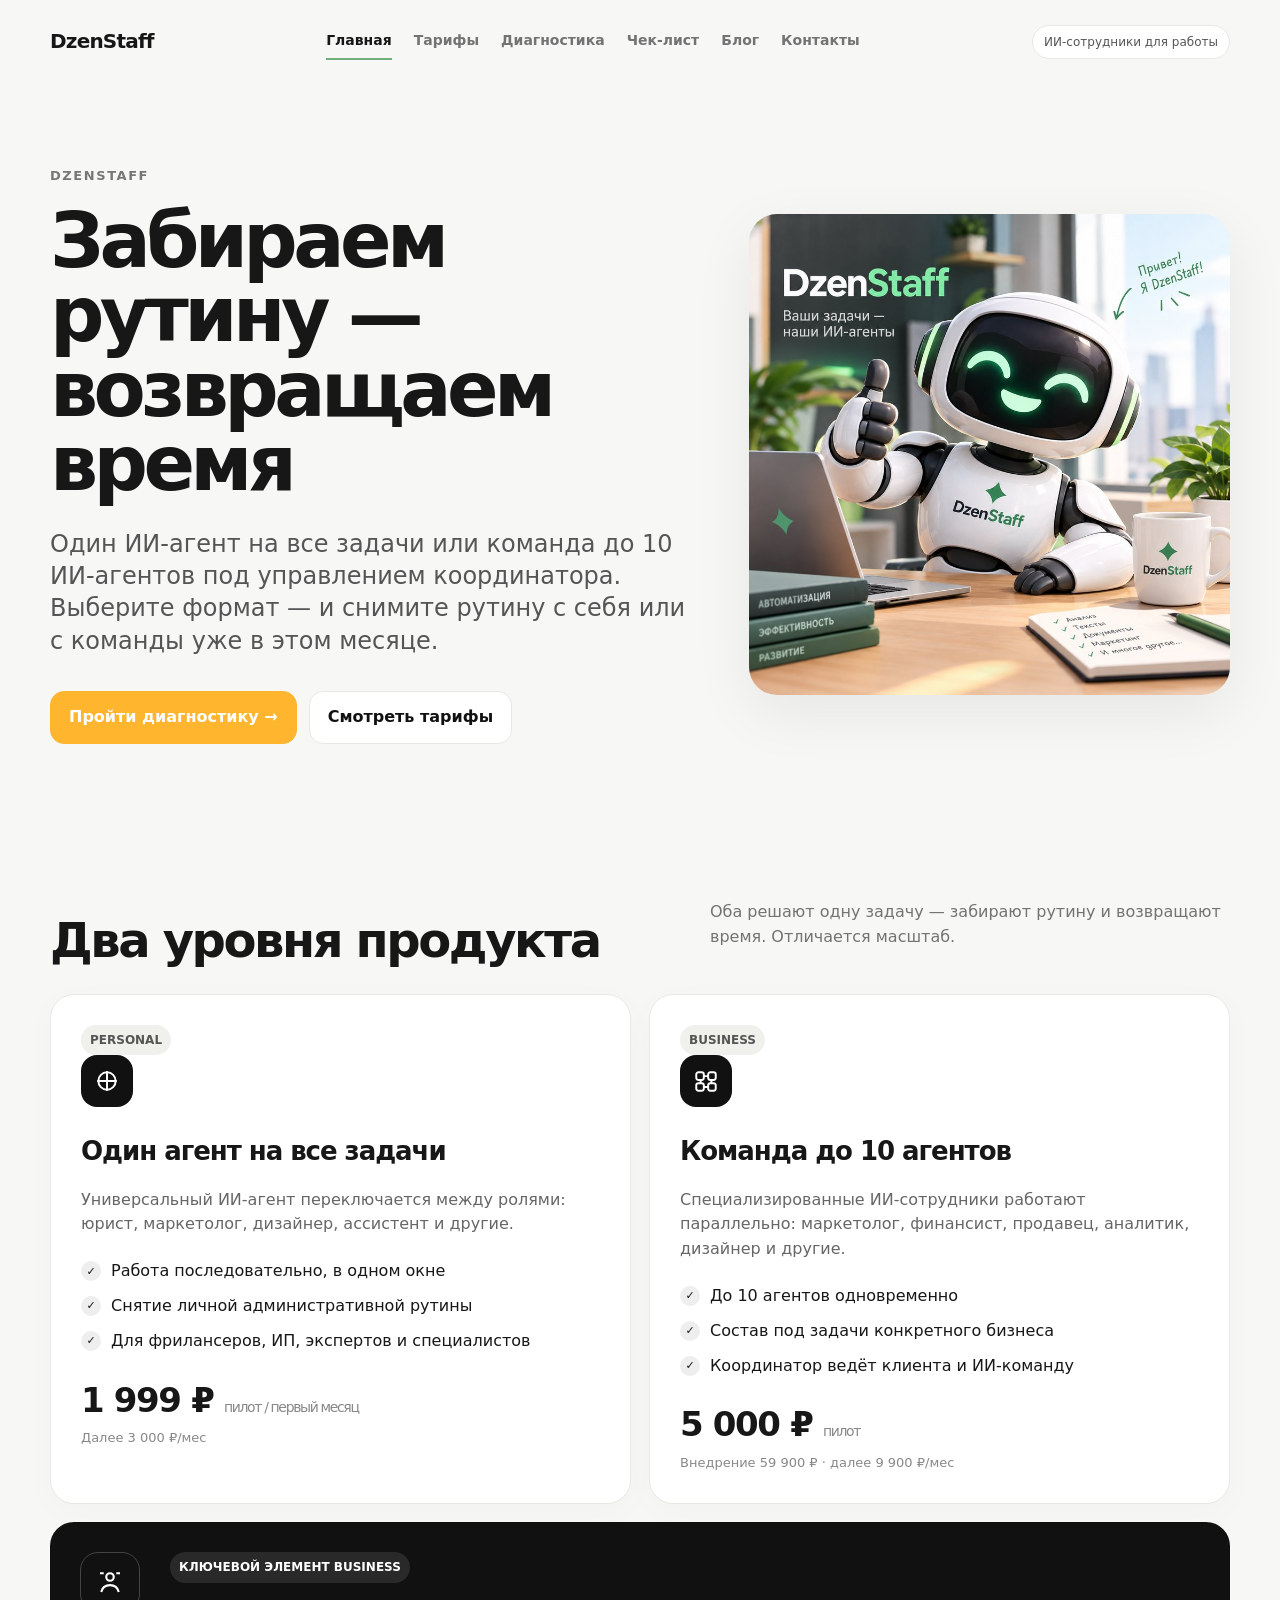
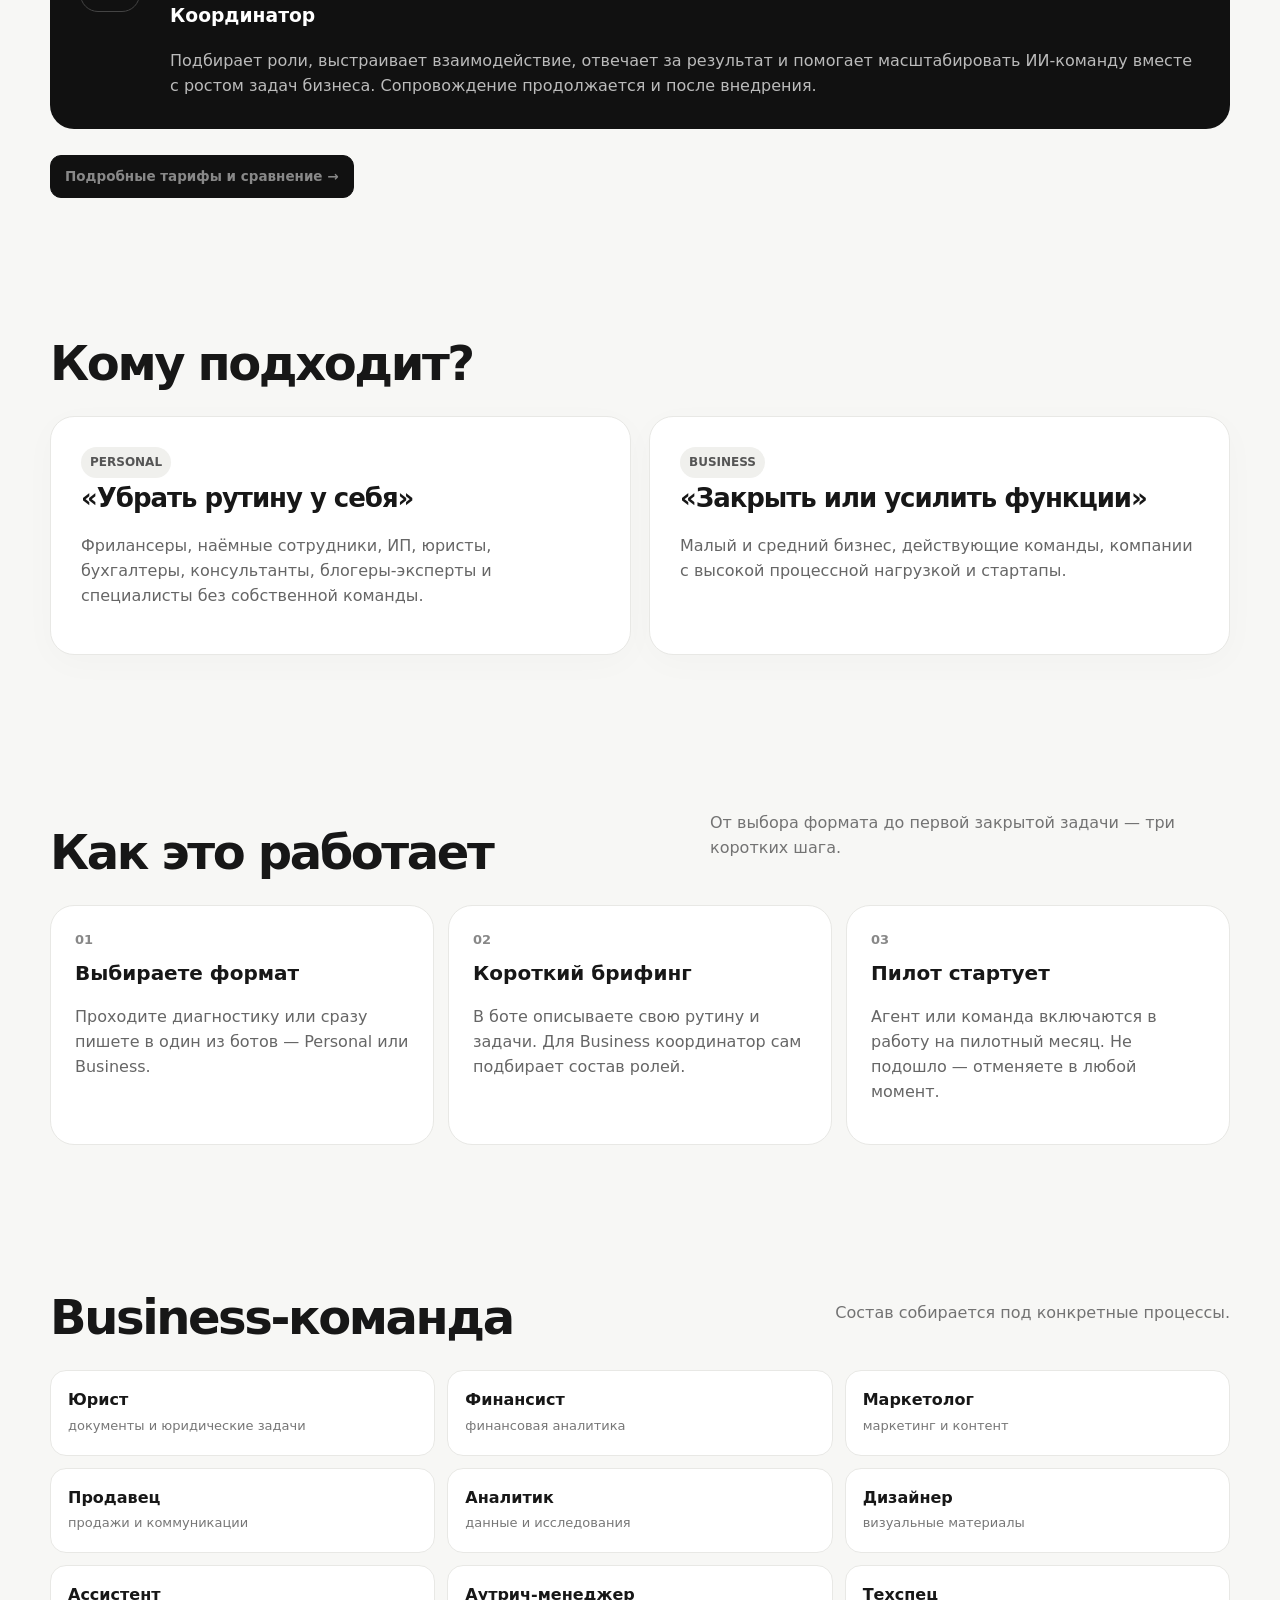
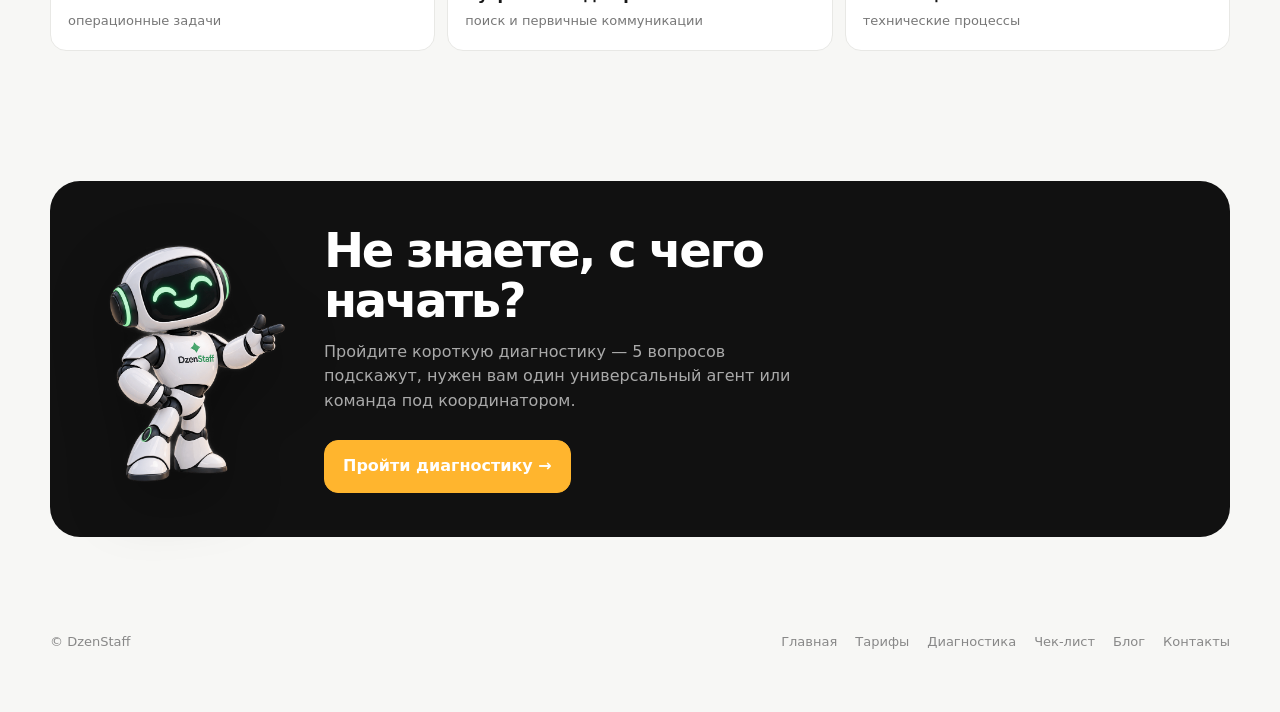
<file: index.html>
<!doctype html>
<html lang="ru">
<head>
<meta charset="utf-8">
<meta name="viewport" content="width=device-width,initial-scale=1">
<title>DzenStaff — ИИ-сотрудники для работы</title>
<meta name="description" content="DzenStaff: один ИИ-агент на все задачи или команда до 10 ИИ-агентов под управлением координатора. Забираем рутину — возвращаем время.">
<link rel="icon" href="data:image/svg+xml,%3Csvg xmlns='http://www.w3.org/2000/svg' viewBox='0 0 32 32'%3E%3Crect width='32' height='32' rx='8' fill='%23111'/%3E%3Ctext x='16' y='22' font-family='Arial,sans-serif' font-size='15' font-weight='800' fill='%236FAF7D' text-anchor='middle'%3EDZ%3C/text%3E%3C/svg%3E">
<meta property="og:title" content="DzenStaff — ИИ-сотрудники для работы">
<meta property="og:description" content="Один ИИ-агент или команда до 10 агентов? Забираем рутину — возвращаем время.">
<meta property="og:type" content="website">
<meta property="og:site_name" content="DzenStaff">
<meta property="og:image" content="https://aperevedencev-glitch.github.io/dzenstaff-site/assets/og-image.png">
<meta property="og:image:width" content="1200">
<meta property="og:image:height" content="630">
<meta name="twitter:card" content="summary_large_image">
<meta name="twitter:image" content="https://aperevedencev-glitch.github.io/dzenstaff-site/assets/og-image.png">
<link rel="stylesheet" href="styles.css">
<!-- Yandex.Metrika counter -->
<script type="text/javascript">
    (function(m,e,t,r,i,k,a){
        m[i]=m[i]||function(){(m[i].a=m[i].a||[]).push(arguments)};
        m[i].l=1*new Date();
        for (var j = 0; j < document.scripts.length; j++) {if (document.scripts[j].src === r) { return; }}
        k=e.createElement(t),a=e.getElementsByTagName(t)[0],k.async=1,k.src=r,a.parentNode.insertBefore(k,a)
    })(window, document,'script','https://mc.yandex.ru/metrika/tag.js?id=113068025', 'ym');

    ym(113068025, 'init', {ssr:true, webvisor:true, clickmap:true, ecommerce:"dataLayer", referrer: document.referrer, url: location.href, accurateTrackBounce:true, trackLinks:true});
</script>
<noscript><div><img src="https://mc.yandex.ru/watch/113068025" style="position:absolute; left:-9999px;" alt="" /></div></noscript>
<!-- /Yandex.Metrika counter -->
</head>
<body>
<div class="progress"><i id="scrollProgress"></i></div>

<header class="container nav">
  <a href="index.html" class="logo">DzenStaff</a>
  <nav class="site-nav">
    <a href="index.html" class="active">Главная</a>
    <a href="pricing.html">Тарифы</a>
    <a href="quiz.html">Диагностика</a>
    <a href="checklist.html">Чек-лист</a>
    <a href="blog/index.html">Блог</a>
    <a href="contact.html">Контакты</a>
  </nav>
  <div class="nav-actions">
    <a href="quiz.html" class="badge">ИИ-сотрудники для работы</a>
  </div>
</header>

<main>
<section class="container hero">
  <div class="hero-grid">
    <div class="hero-copy">
      <div class="eyebrow">DzenStaff</div>
      <h1>Забираем рутину —<br>возвращаем время</h1>
      <p class="lead">Один ИИ-агент на все задачи или команда до 10 ИИ-агентов под управлением координатора. Выберите формат — и снимите рутину с себя или с команды уже в этом месяце.</p>
      <div class="hero-actions">
        <a class="btn cta-orange" href="quiz.html">Пройти диагностику →</a>
        <a class="btn secondary" href="pricing.html">Смотреть тарифы</a>
      </div>
    </div>
    <div class="hero-media">
      <img src="assets/hero-robot.jpg" alt="DzenStaff — дружелюбный ИИ-агент за рабочим столом" width="900" height="900" loading="eager">
    </div>
  </div>
</section>

<section class="container section" id="levels">
  <div class="section-head">
    <h2>Два уровня продукта</h2>
    <p class="section-copy">Оба решают одну задачу — забирают рутину и возвращают время. Отличается масштаб.</p>
  </div>
  <div class="grid2">
    <article class="card">
      <span class="tag">PERSONAL</span>
      <div class="product-icon">
        <svg viewBox="0 0 24 24" fill="none" stroke="currentColor" stroke-width="1.8"><path d="M12 3v18M3 12h18"/><circle cx="12" cy="12" r="8"/></svg>
      </div>
      <h3>Один агент на все задачи</h3>
      <p>Универсальный ИИ-агент переключается между ролями: юрист, маркетолог, дизайнер, ассистент и другие.</p>
      <ul class="feature-list">
        <li><span class="check">✓</span>Работа последовательно, в одном окне</li>
        <li><span class="check">✓</span>Снятие личной административной рутины</li>
        <li><span class="check">✓</span>Для фрилансеров, ИП, экспертов и специалистов</li>
      </ul>
      <div class="price">1 999 ₽ <small>пилот / первый месяц</small></div>
      <div class="small">Далее 3 000 ₽/мес</div>
    </article>

    <article class="card">
      <span class="tag">BUSINESS</span>
      <div class="product-icon">
        <svg viewBox="0 0 24 24" fill="none" stroke="currentColor" stroke-width="1.8"><rect x="3" y="4" width="7" height="7" rx="2"/><rect x="14" y="4" width="7" height="7" rx="2"/><rect x="3" y="14" width="7" height="7" rx="2"/><rect x="14" y="14" width="7" height="7" rx="2"/><path d="M10 7.5h4M10 17.5h4M7 11v3M17 11v3"/></svg>
      </div>
      <h3>Команда до 10 агентов</h3>
      <p>Специализированные ИИ-сотрудники работают параллельно: маркетолог, финансист, продавец, аналитик, дизайнер и другие.</p>
      <ul class="feature-list">
        <li><span class="check">✓</span>До 10 агентов одновременно</li>
        <li><span class="check">✓</span>Состав под задачи конкретного бизнеса</li>
        <li><span class="check">✓</span>Координатор ведёт клиента и ИИ-команду</li>
      </ul>
      <div class="price">5 000 ₽ <small>пилот</small></div>
      <div class="small">Внедрение 59 900 ₽ · далее 9 900 ₽/мес</div>
    </article>
  </div>

  <div class="coordinator">
    <div class="coord-icon">
      <svg viewBox="0 0 24 24" fill="none" stroke="currentColor" stroke-width="1.7"><circle cx="12" cy="8" r="3"/><path d="M5 20c.8-3.5 3.1-5.5 7-5.5s6.2 2 7 5.5"/><path d="M4 5h3M17 5h3"/></svg>
    </div>
    <div>
      <span class="tag" style="background:#292929;color:#fff">КЛЮЧЕВОЙ ЭЛЕМЕНТ BUSINESS</span>
      <h3>Координатор</h3>
      <p>Подбирает роли, выстраивает взаимодействие, отвечает за результат и помогает масштабировать ИИ-команду вместе с ростом задач бизнеса. Сопровождение продолжается и после внедрения.</p>
    </div>
  </div>

  <div class="hero-actions" style="margin-top:26px">
    <a class="btn small" href="pricing.html">Подробные тарифы и сравнение →</a>
  </div>
</section>

<section class="container section">
  <div class="section-head">
    <h2>Кому подходит?</h2>
  </div>
  <div class="grid2">
    <div class="card">
      <span class="tag">PERSONAL</span>
      <h3>«Убрать рутину у себя»</h3>
      <p>Фрилансеры, наёмные сотрудники, ИП, юристы, бухгалтеры, консультанты, блогеры-эксперты и специалисты без собственной команды.</p>
    </div>
    <div class="card">
      <span class="tag">BUSINESS</span>
      <h3>«Закрыть или усилить функции»</h3>
      <p>Малый и средний бизнес, действующие команды, компании с высокой процессной нагрузкой и стартапы.</p>
    </div>
  </div>
</section>

<section class="container section">
  <div class="section-head">
    <h2>Как это работает</h2>
    <p class="section-copy">От выбора формата до первой закрытой задачи — три коротких шага.</p>
  </div>
  <div class="steps">
    <div class="step">
      <div class="step-num">01</div>
      <h3>Выбираете формат</h3>
      <p style="color:#666">Проходите диагностику или сразу пишете в один из ботов — Personal или Business.</p>
    </div>
    <div class="step">
      <div class="step-num">02</div>
      <h3>Короткий брифинг</h3>
      <p style="color:#666">В боте описываете свою рутину и задачи. Для Business координатор сам подбирает состав ролей.</p>
    </div>
    <div class="step">
      <div class="step-num">03</div>
      <h3>Пилот стартует</h3>
      <p style="color:#666">Агент или команда включаются в работу на пилотный месяц. Не подошло — отменяете в любой момент.</p>
    </div>
  </div>
</section>

<section class="container section">
  <div class="section-head">
    <h2>Business-команда</h2>
    <p class="section-copy">Состав собирается под конкретные процессы.</p>
  </div>
  <div class="roles">
    <div class="role"><strong>Юрист</strong><span>документы и юридические задачи</span></div>
    <div class="role"><strong>Финансист</strong><span>финансовая аналитика</span></div>
    <div class="role"><strong>Маркетолог</strong><span>маркетинг и контент</span></div>
    <div class="role"><strong>Продавец</strong><span>продажи и коммуникации</span></div>
    <div class="role"><strong>Аналитик</strong><span>данные и исследования</span></div>
    <div class="role"><strong>Дизайнер</strong><span>визуальные материалы</span></div>
    <div class="role"><strong>Ассистент</strong><span>операционные задачи</span></div>
    <div class="role"><strong>Аутрич-менеджер</strong><span>поиск и первичные коммуникации</span></div>
    <div class="role"><strong>Техспец</strong><span>технические процессы</span></div>
  </div>
</section>

<section class="container cta with-mascot">
  <img class="cta-mascot" src="assets/robot-point.png" alt="DzenStaff — робот-агент показывает на кнопку диагностики" width="640" height="859" loading="lazy">
  <div class="cta-copy">
    <h2>Не знаете, с чего начать?</h2>
    <p>Пройдите короткую диагностику — 5 вопросов подскажут, нужен вам один универсальный агент или команда под координатором.</p>
    <div style="display:flex;gap:12px;flex-wrap:wrap">
      <a class="btn cta-orange" href="quiz.html">Пройти диагностику →</a>
    </div>
  </div>
</section>
</main>

<footer class="site-footer">
  <div class="container">
    <span>© DzenStaff</span>
    <div class="foot-links">
      <a href="index.html">Главная</a>
      <a href="pricing.html">Тарифы</a>
      <a href="quiz.html">Диагностика</a>
      <a href="checklist.html">Чек-лист</a>
      <a href="blog/index.html">Блог</a>
      <a href="contact.html">Контакты</a>
    </div>
  </div>
</footer>

<script>
window.addEventListener('scroll',()=>{
 const h=document.documentElement.scrollHeight-innerHeight;
 document.getElementById('scrollProgress').style.width=(h>0?scrollY/h*100:0)+'%';
});
</script>
</body>
</html>
</file>
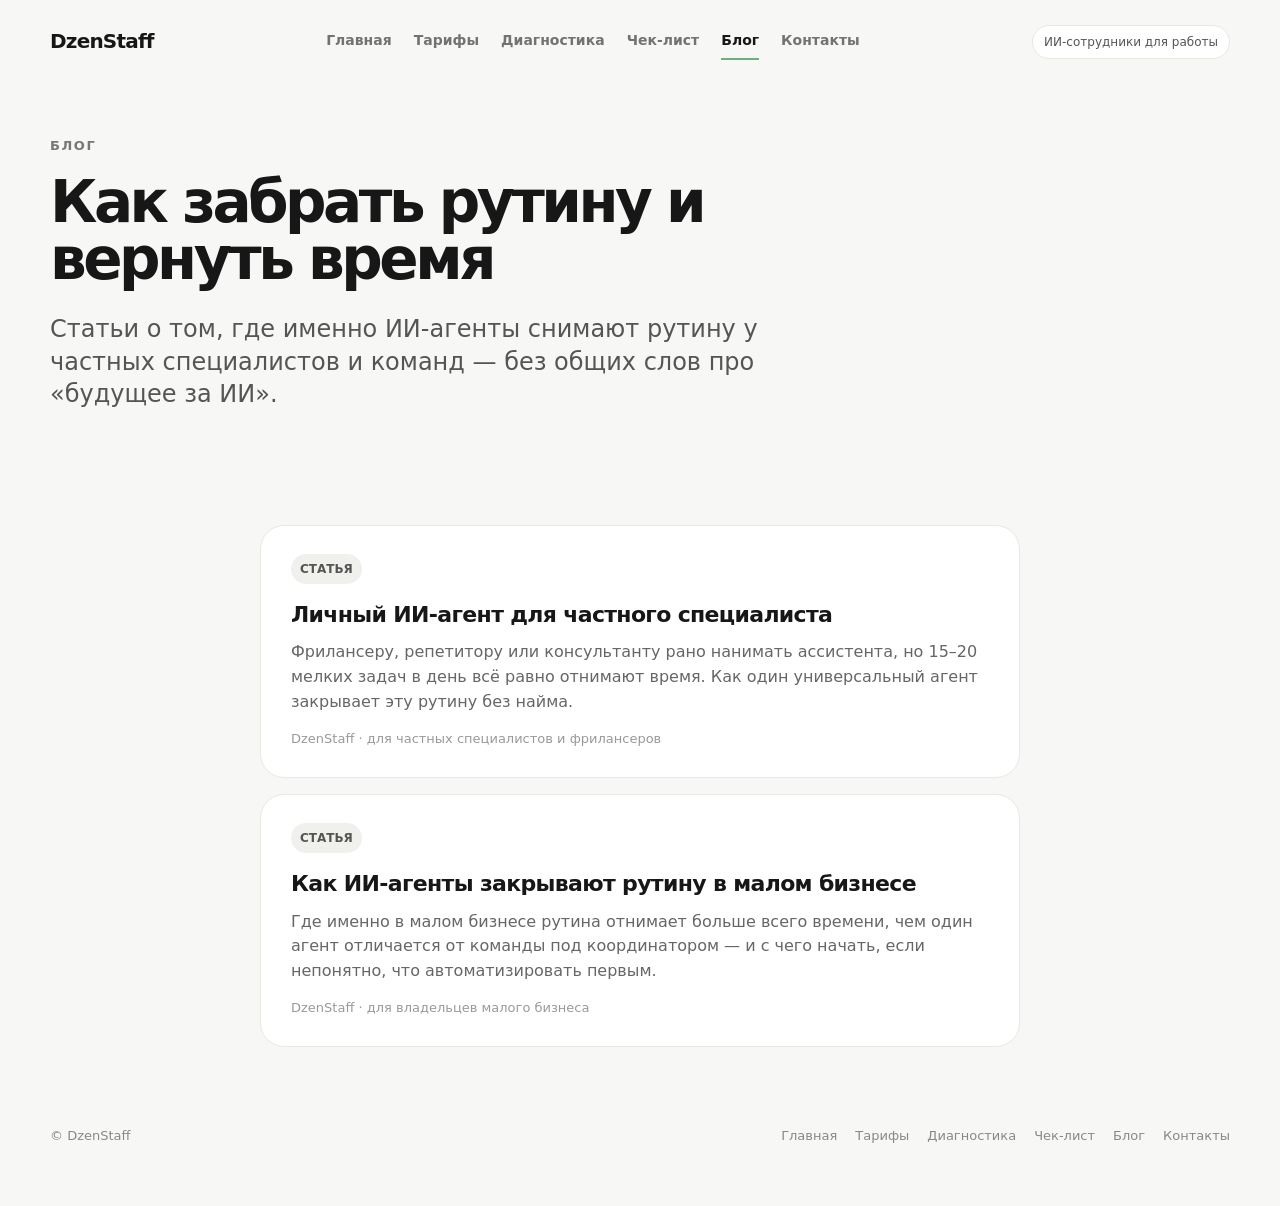
<file: blog/index.html>
<!doctype html>
<html lang="ru">
<head>
<meta charset="utf-8">
<meta name="viewport" content="width=device-width,initial-scale=1">
<title>Блог — DzenStaff</title>
<meta name="description" content="DzenStaff: статьи о том, как ИИ-агенты забирают рутину у частных специалистов и бизнеса.">
<link rel="icon" href="data:image/svg+xml,%3Csvg xmlns='http://www.w3.org/2000/svg' viewBox='0 0 32 32'%3E%3Crect width='32' height='32' rx='8' fill='%23111'/%3E%3Ctext x='16' y='22' font-family='Arial,sans-serif' font-size='15' font-weight='800' fill='%236FAF7D' text-anchor='middle'%3EDZ%3C/text%3E%3C/svg%3E">
<meta property="og:title" content="Блог — DzenStaff">
<meta property="og:description" content="Статьи о том, как ИИ-агенты забирают рутину у частных специалистов и бизнеса.">
<meta property="og:type" content="website">
<meta property="og:site_name" content="DzenStaff">
<meta property="og:image" content="https://aperevedencev-glitch.github.io/dzenstaff-site/assets/og-image.png">
<meta property="og:image:width" content="1200">
<meta property="og:image:height" content="630">
<meta name="twitter:card" content="summary_large_image">
<meta name="twitter:image" content="https://aperevedencev-glitch.github.io/dzenstaff-site/assets/og-image.png">
<link rel="stylesheet" href="../styles.css">
<!-- Yandex.Metrika counter -->
<script type="text/javascript">
    (function(m,e,t,r,i,k,a){
        m[i]=m[i]||function(){(m[i].a=m[i].a||[]).push(arguments)};
        m[i].l=1*new Date();
        for (var j = 0; j < document.scripts.length; j++) {if (document.scripts[j].src === r) { return; }}
        k=e.createElement(t),a=e.getElementsByTagName(t)[0],k.async=1,k.src=r,a.parentNode.insertBefore(k,a)
    })(window, document,'script','https://mc.yandex.ru/metrika/tag.js?id=113068025', 'ym');

    ym(113068025, 'init', {ssr:true, webvisor:true, clickmap:true, ecommerce:"dataLayer", referrer: document.referrer, url: location.href, accurateTrackBounce:true, trackLinks:true});
</script>
<noscript><div><img src="https://mc.yandex.ru/watch/113068025" style="position:absolute; left:-9999px;" alt="" /></div></noscript>
<!-- /Yandex.Metrika counter -->
</head>
<body>
<div class="progress"><i id="scrollProgress"></i></div>

<header class="container nav">
  <a href="../index.html" class="logo">DzenStaff</a>
  <nav class="site-nav">
    <a href="../index.html">Главная</a>
    <a href="../pricing.html">Тарифы</a>
    <a href="../quiz.html">Диагностика</a>
    <a href="../checklist.html">Чек-лист</a>
    <a href="index.html" class="active">Блог</a>
    <a href="../contact.html">Контакты</a>
  </nav>
  <div class="nav-actions">
    <a href="../quiz.html" class="badge">ИИ-сотрудники для работы</a>
  </div>
</header>

<main>
<section class="container hero compact">
  <div class="eyebrow">Блог</div>
  <h1 style="font-size:clamp(34px,5.5vw,58px)">Как забрать рутину и вернуть время</h1>
  <p class="lead">Статьи о том, где именно ИИ-агенты снимают рутину у частных специалистов и команд — без общих слов про «будущее за ИИ».</p>
</section>

<section class="container section tight">
  <div class="blog-list">
    <a class="blog-card" href="lichny-ii-agent-dlya-chastnogo-specialista.html">
      <span class="tag">СТАТЬЯ</span>
      <h3>Личный ИИ-агент для частного специалиста</h3>
      <p>Фрилансеру, репетитору или консультанту рано нанимать ассистента, но 15–20 мелких задач в день всё равно отнимают время. Как один универсальный агент закрывает эту рутину без найма.</p>
      <div class="blog-meta">DzenStaff · для частных специалистов и фрилансеров</div>
    </a>
    <a class="blog-card" href="kak-ii-agenty-zakryvayut-rutinu-v-malom-biznese.html">
      <span class="tag">СТАТЬЯ</span>
      <h3>Как ИИ-агенты закрывают рутину в малом бизнесе</h3>
      <p>Где именно в малом бизнесе рутина отнимает больше всего времени, чем один агент отличается от команды под координатором — и с чего начать, если непонятно, что автоматизировать первым.</p>
      <div class="blog-meta">DzenStaff · для владельцев малого бизнеса</div>
    </a>
  </div>
</section>
</main>

<footer class="site-footer">
  <div class="container">
    <span>© DzenStaff</span>
    <div class="foot-links">
      <a href="../index.html">Главная</a>
      <a href="../pricing.html">Тарифы</a>
      <a href="../quiz.html">Диагностика</a>
      <a href="../checklist.html">Чек-лист</a>
      <a href="index.html">Блог</a>
      <a href="../contact.html">Контакты</a>
    </div>
  </div>
</footer>

<script>
window.addEventListener('scroll',()=>{
 const h=document.documentElement.scrollHeight-innerHeight;
 document.getElementById('scrollProgress').style.width=(h>0?scrollY/h*100:0)+'%';
});
</script>
</body>
</html>
</file>
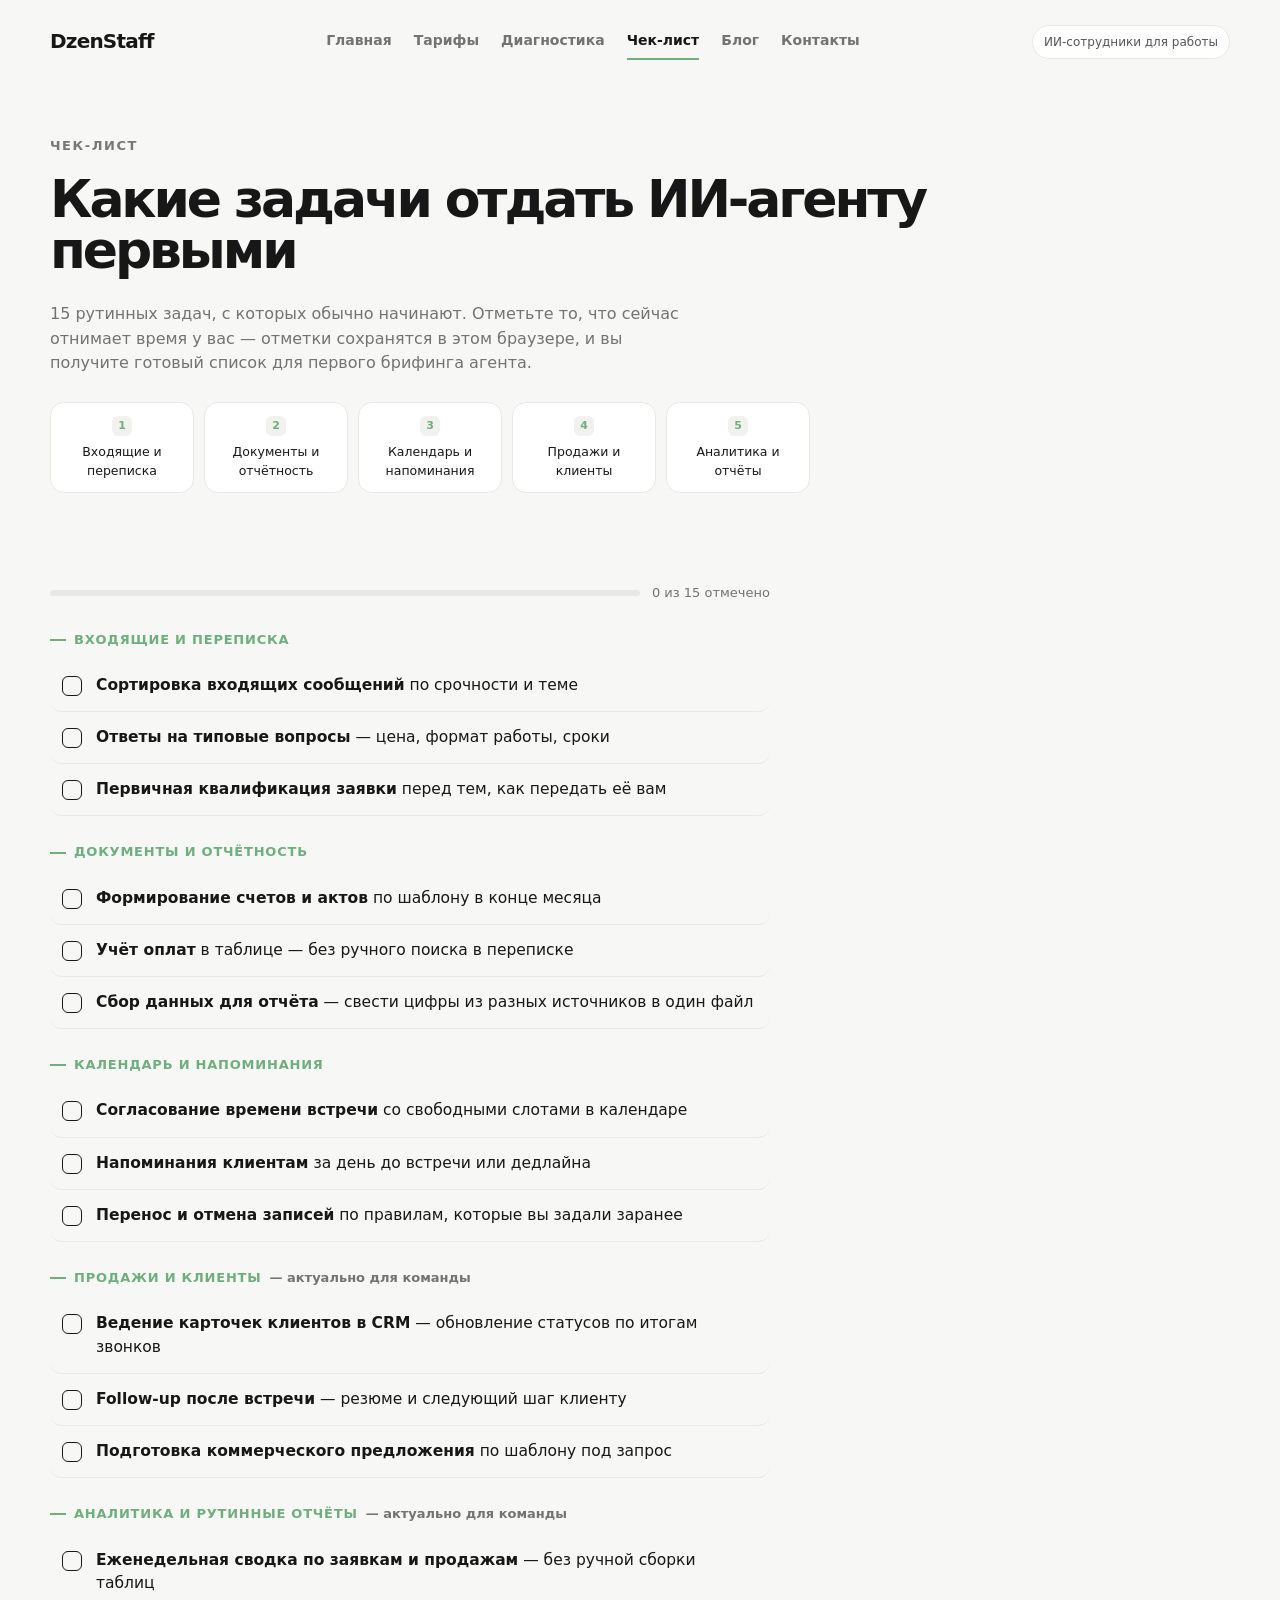
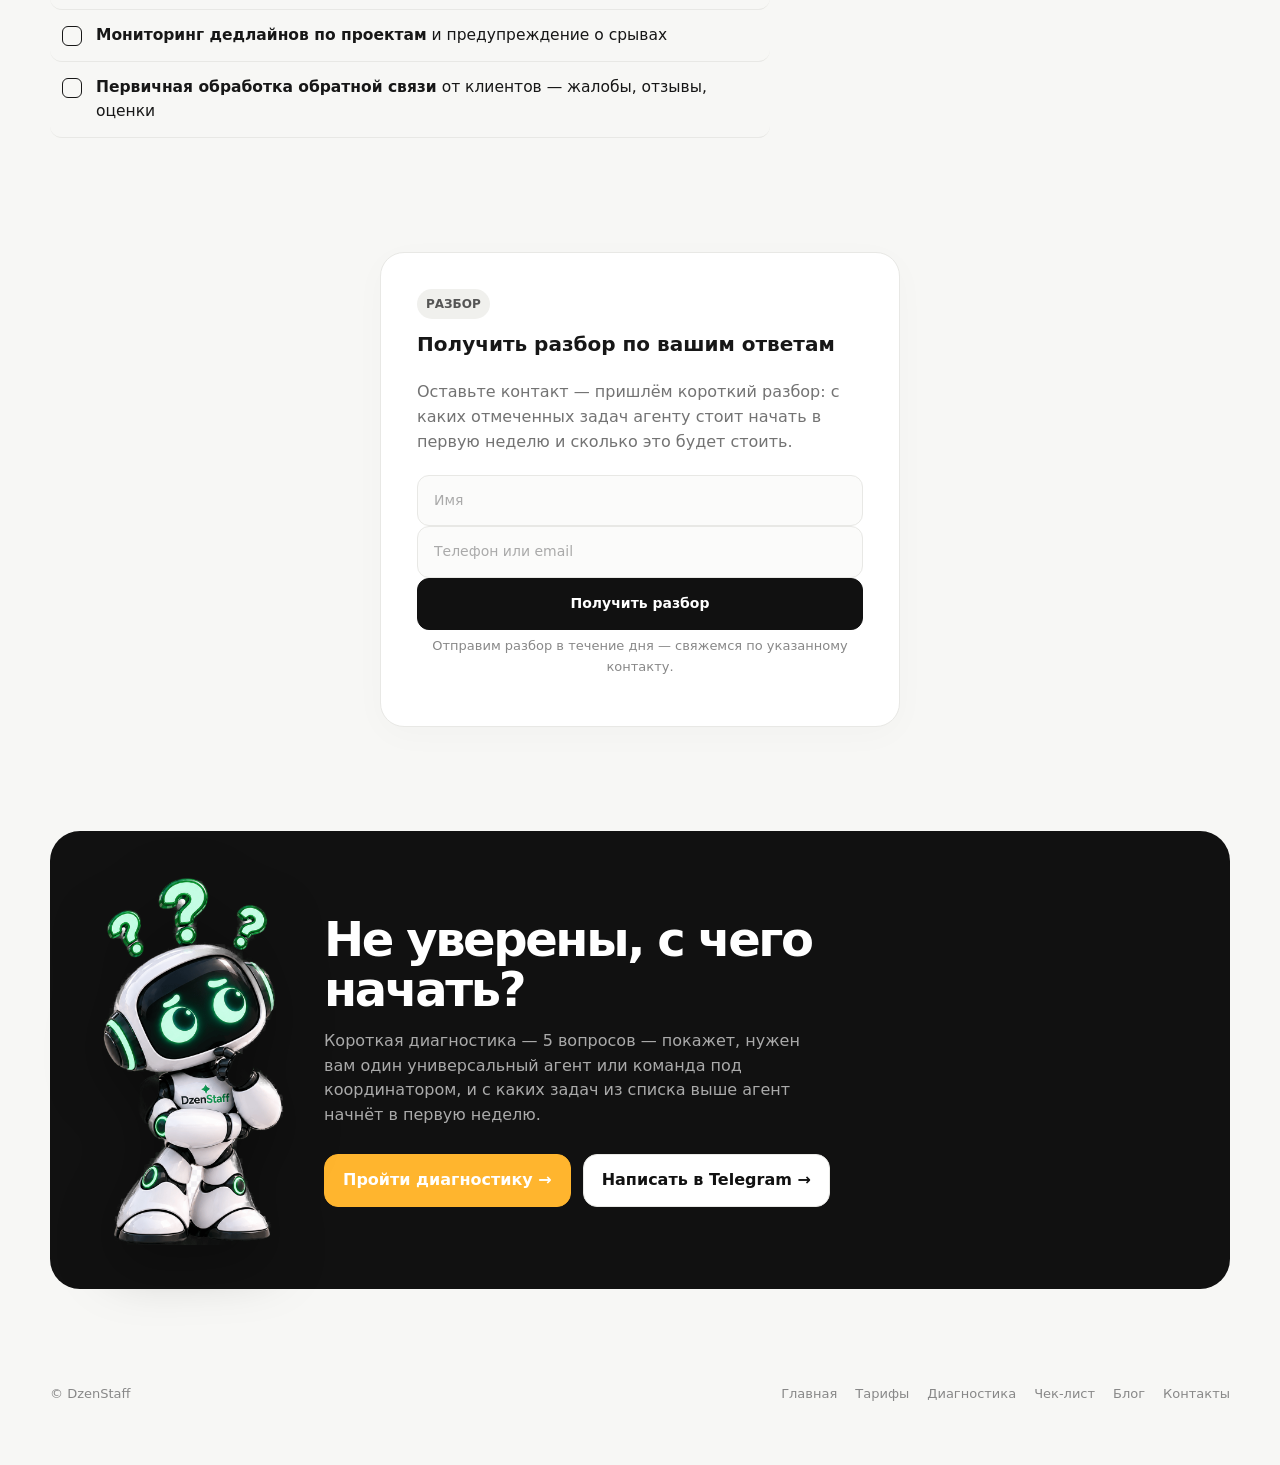
<file: checklist.html>
<!doctype html>
<html lang="ru">
<head>
<meta charset="utf-8">
<meta name="viewport" content="width=device-width,initial-scale=1">
<title>Чек-лист: какие задачи отдать ИИ-агенту первыми — DzenStaff</title>
<meta name="description" content="15 рутинных задач по 5 категориям — отметьте, что сейчас отнимает у вас время, и получите готовый список для первого брифинга ИИ-агента.">
<link rel="icon" href="data:image/svg+xml,%3Csvg xmlns='http://www.w3.org/2000/svg' viewBox='0 0 32 32'%3E%3Crect width='32' height='32' rx='8' fill='%23111'/%3E%3Ctext x='16' y='22' font-family='Arial,sans-serif' font-size='15' font-weight='800' fill='%236FAF7D' text-anchor='middle'%3EDZ%3C/text%3E%3C/svg%3E">
<meta property="og:title" content="Чек-лист: какие задачи отдать ИИ-агенту первыми">
<meta property="og:description" content="15 рутинных задач по 5 категориям — отметьте, что сейчас отнимает у вас время.">
<meta property="og:type" content="website">
<meta property="og:site_name" content="DzenStaff">
<meta property="og:image" content="https://aperevedencev-glitch.github.io/dzenstaff-site/assets/og-image.png">
<meta property="og:image:width" content="1200">
<meta property="og:image:height" content="630">
<meta name="twitter:card" content="summary_large_image">
<meta name="twitter:image" content="https://aperevedencev-glitch.github.io/dzenstaff-site/assets/og-image.png">
<link rel="stylesheet" href="styles.css">
<style>
/* Инлайн-копия стилей чек-листа — страница работает даже если styles.css
   на сервере ещё не обновлён до версии с .checklist-* правилами. */
.checklist-intro{max-width:640px;color:var(--muted,#737373);margin:14px 0 26px}
.checklist-progress-wrap{display:flex;align-items:center;gap:12px;margin:0 0 26px;max-width:720px}
.checklist-progress-bar{flex:1;height:6px;background:var(--line,#e8e8e5);border-radius:999px;overflow:hidden}
.checklist-progress-bar .fill{height:100%;width:0%;background:var(--green,#6FAF7D);border-radius:999px;transition:width .2s}
.checklist-progress-label{font-size:13px;color:var(--muted,#737373);white-space:nowrap;flex:0 0 auto}
.checklist-wrap{max-width:720px}
.checklist-group{margin-bottom:26px}
.checklist-group h3{font-size:13px;font-weight:800;text-transform:uppercase;letter-spacing:.06em;color:var(--green,#6FAF7D);margin:0 0 10px;display:flex;align-items:center;gap:8px}
.checklist-group h3::before{content:"";width:16px;height:2px;background:var(--green,#6FAF7D);display:inline-block}
.checklist-group h3 .note{color:var(--muted,#737373);font-weight:600;text-transform:none;letter-spacing:0}
.checklist-item{display:flex;align-items:flex-start;gap:14px;padding:14px 12px;border-bottom:1px solid var(--line,#e8e8e5);cursor:pointer;border-radius:12px;user-select:none;-webkit-tap-highlight-color:transparent;transition:background .12s}
.checklist-item:hover{background:var(--soft,#f1f1ee)}
.checklist-item .box{flex:0 0 auto;width:20px;height:20px;border:1.8px solid var(--ink,#171717);border-radius:6px;margin-top:2px;position:relative;transition:background .12s,border-color .12s}
.checklist-item .txt{font-size:15.5px;line-height:1.5;transition:color .12s}
.checklist-item .txt b{font-weight:700}
.checklist-item.checked .box{background:var(--green,#6FAF7D);border-color:var(--green,#6FAF7D)}
.checklist-item.checked .box::after{content:"";position:absolute;left:6px;top:2px;width:5px;height:10px;border:solid #fff;border-width:0 2px 2px 0;transform:rotate(40deg)}
.checklist-item.checked .txt{color:var(--muted,#737373);text-decoration:line-through;text-decoration-color:var(--line,#e8e8e5)}
.checklist-whats{display:grid;grid-template-columns:repeat(5,1fr);gap:10px;max-width:760px;margin:22px 0 0}
.checklist-whats .c{background:var(--card,#fff);border:1px solid var(--line,#e8e8e5);border-radius:14px;padding:12px 10px;font-size:12.5px;text-align:center}
.checklist-whats .c .n{display:inline-flex;width:20px;height:20px;border-radius:6px;background:var(--soft,#f1f1ee);color:var(--green,#6FAF7D);font-size:11px;font-weight:800;align-items:center;justify-content:center;margin-bottom:6px}
@media(max-width:760px){.checklist-whats{grid-template-columns:1fr 1fr}}
</style>
<!-- Yandex.Metrika counter -->
<script type="text/javascript">
    (function(m,e,t,r,i,k,a){
        m[i]=m[i]||function(){(m[i].a=m[i].a||[]).push(arguments)};
        m[i].l=1*new Date();
        for (var j = 0; j < document.scripts.length; j++) {if (document.scripts[j].src === r) { return; }}
        k=e.createElement(t),a=e.getElementsByTagName(t)[0],k.async=1,k.src=r,a.parentNode.insertBefore(k,a)
    })(window, document,'script','https://mc.yandex.ru/metrika/tag.js?id=113068025', 'ym');

    ym(113068025, 'init', {ssr:true, webvisor:true, clickmap:true, ecommerce:"dataLayer", referrer: document.referrer, url: location.href, accurateTrackBounce:true, trackLinks:true});
</script>
<noscript><div><img src="https://mc.yandex.ru/watch/113068025" style="position:absolute; left:-9999px;" alt="" /></div></noscript>
<!-- /Yandex.Metrika counter -->
</head>
<body>
<div class="progress"><i id="scrollProgress"></i></div>

<header class="container nav">
  <a href="index.html" class="logo">DzenStaff</a>
  <nav class="site-nav">
    <a href="index.html">Главная</a>
    <a href="pricing.html">Тарифы</a>
    <a href="quiz.html">Диагностика</a>
    <a href="checklist.html" class="active">Чек-лист</a>
    <a href="blog/index.html">Блог</a>
    <a href="contact.html">Контакты</a>
  </nav>
  <div class="nav-actions">
    <a href="quiz.html" class="badge">ИИ-сотрудники для работы</a>
  </div>
</header>

<main>
<section class="container hero compact">
  <div class="eyebrow">Чек-лист</div>
  <h1 style="font-size:clamp(34px,5.5vw,52px)">Какие задачи отдать ИИ-агенту первыми</h1>
  <p class="checklist-intro">15 рутинных задач, с которых обычно начинают. Отметьте то, что сейчас отнимает время у вас — отметки сохранятся в этом браузере, и вы получите готовый список для первого брифинга агента.</p>

  <div class="checklist-whats">
    <div class="c"><div class="n">1</div><div>Входящие и переписка</div></div>
    <div class="c"><div class="n">2</div><div>Документы и отчётность</div></div>
    <div class="c"><div class="n">3</div><div>Календарь и напоминания</div></div>
    <div class="c"><div class="n">4</div><div>Продажи и клиенты</div></div>
    <div class="c"><div class="n">5</div><div>Аналитика и отчёты</div></div>
  </div>
</section>

<section class="container section tight">
  <div class="checklist-progress-wrap">
    <div class="checklist-progress-bar"><div class="fill" id="progressFill"></div></div>
    <div class="checklist-progress-label" id="progressLabel">0 из 15 отмечено</div>
  </div>

  <div class="checklist-wrap">
    <div class="checklist-group">
      <h3>Входящие и переписка</h3>
      <div class="checklist-item" data-id="1"><div class="box"></div><div class="txt"><b>Сортировка входящих сообщений</b> по срочности и теме</div></div>
      <div class="checklist-item" data-id="2"><div class="box"></div><div class="txt"><b>Ответы на типовые вопросы</b> — цена, формат работы, сроки</div></div>
      <div class="checklist-item" data-id="3"><div class="box"></div><div class="txt"><b>Первичная квалификация заявки</b> перед тем, как передать её вам</div></div>
    </div>

    <div class="checklist-group">
      <h3>Документы и отчётность</h3>
      <div class="checklist-item" data-id="4"><div class="box"></div><div class="txt"><b>Формирование счетов и актов</b> по шаблону в конце месяца</div></div>
      <div class="checklist-item" data-id="5"><div class="box"></div><div class="txt"><b>Учёт оплат</b> в таблице — без ручного поиска в переписке</div></div>
      <div class="checklist-item" data-id="6"><div class="box"></div><div class="txt"><b>Сбор данных для отчёта</b> — свести цифры из разных источников в один файл</div></div>
    </div>

    <div class="checklist-group">
      <h3>Календарь и напоминания</h3>
      <div class="checklist-item" data-id="7"><div class="box"></div><div class="txt"><b>Согласование времени встречи</b> со свободными слотами в календаре</div></div>
      <div class="checklist-item" data-id="8"><div class="box"></div><div class="txt"><b>Напоминания клиентам</b> за день до встречи или дедлайна</div></div>
      <div class="checklist-item" data-id="9"><div class="box"></div><div class="txt"><b>Перенос и отмена записей</b> по правилам, которые вы задали заранее</div></div>
    </div>

    <div class="checklist-group">
      <h3>Продажи и клиенты <span class="note">— актуально для команды</span></h3>
      <div class="checklist-item" data-id="10"><div class="box"></div><div class="txt"><b>Ведение карточек клиентов в CRM</b> — обновление статусов по итогам звонков</div></div>
      <div class="checklist-item" data-id="11"><div class="box"></div><div class="txt"><b>Follow-up после встречи</b> — резюме и следующий шаг клиенту</div></div>
      <div class="checklist-item" data-id="12"><div class="box"></div><div class="txt"><b>Подготовка коммерческого предложения</b> по шаблону под запрос</div></div>
    </div>

    <div class="checklist-group">
      <h3>Аналитика и рутинные отчёты <span class="note">— актуально для команды</span></h3>
      <div class="checklist-item" data-id="13"><div class="box"></div><div class="txt"><b>Еженедельная сводка по заявкам и продажам</b> — без ручной сборки таблиц</div></div>
      <div class="checklist-item" data-id="14"><div class="box"></div><div class="txt"><b>Мониторинг дедлайнов по проектам</b> и предупреждение о срывах</div></div>
      <div class="checklist-item" data-id="15"><div class="box"></div><div class="txt"><b>Первичная обработка обратной связи</b> от клиентов — жалобы, отзывы, оценки</div></div>
    </div>
  </div>
</section>

<section class="container section tight" id="leadCapture">
  <div class="crm-form-card">
    <span class="tag">РАЗБОР</span>
    <h3 style="font-size:20px;margin-top:10px">Получить разбор по вашим ответам</h3>
    <p style="color:var(--muted,#737373);margin:8px 0 20px">Оставьте контакт — пришлём короткий разбор: с каких отмеченных задач агенту стоит начать в первую неделю и сколько это будет стоить.</p>
    <form id="checklistLeadForm" novalidate>
      <div class="crm-form-field-wrap">
        <input class="crm-input" type="text" id="clName" name="name" placeholder="Имя" autocomplete="name" required>
      </div>
      <div class="crm-form-field-wrap">
        <input class="crm-input" type="text" id="clContact" name="contact" placeholder="Телефон или email" autocomplete="tel" required>
      </div>
      <!-- honeypot: скрытое поле-ловушка от ботов -->
      <div class="crm-hp" aria-hidden="true"><input type="text" id="clCompany" name="company" tabindex="-1" autocomplete="off"></div>
      <button class="crm-input crm-form-btn" type="submit" id="clSubmit">Получить разбор</button>
      <p class="crm-form-note" id="clStatus">Отправим разбор в течение дня — свяжемся по указанному контакту.</p>
    </form>
  </div>
</section>

<section class="container cta with-mascot">
  <img class="cta-mascot" src="assets/robot-question.png" alt="DzenStaff — робот-агент задумался над вопросом, какой формат выбрать" width="644" height="1254" loading="lazy">
  <div class="cta-copy">
    <h2>Не уверены, с чего начать?</h2>
    <p>Короткая диагностика — 5 вопросов — покажет, нужен вам один универсальный агент или команда под координатором, и с каких задач из списка выше агент начнёт в первую неделю.</p>
    <div style="display:flex;gap:12px;flex-wrap:wrap">
      <a class="btn cta-orange" id="checklistQuizLink" href="quiz.html?utm_source=checklist&amp;utm_medium=cta&amp;utm_campaign=checklist_funnel">Пройти диагностику →</a>
      <a class="btn secondary" id="checklistBotLink" href="https://t.me/dzenstaff_researcher_bot?start=trfc_checklist" target="_blank" rel="noopener">Написать в Telegram →</a>
    </div>
  </div>
</section>
</main>

<footer class="site-footer">
  <div class="container">
    <span>© DzenStaff</span>
    <div class="foot-links">
      <a href="index.html">Главная</a>
      <a href="pricing.html">Тарифы</a>
      <a href="quiz.html">Диагностика</a>
      <a href="checklist.html">Чек-лист</a>
      <a href="blog/index.html">Блог</a>
      <a href="contact.html">Контакты</a>
    </div>
  </div>
</footer>

<script>
window.addEventListener('scroll',()=>{
 const h=document.documentElement.scrollHeight-innerHeight;
 document.getElementById('scrollProgress').style.width=(h>0?scrollY/h*100:0)+'%';
});
</script>

<script>
(function(){
  var STORAGE_KEY = 'dzenstaff-checklist-15';
  var items = Array.prototype.slice.call(document.querySelectorAll('.checklist-item[data-id]'));
  var total = items.length;
  var fill = document.getElementById('progressFill');
  var label = document.getElementById('progressLabel');

  function loadState(){
    try {
      var raw = localStorage.getItem(STORAGE_KEY);
      return raw ? JSON.parse(raw) : {};
    } catch (e) { return {}; }
  }
  function saveState(state){
    try { localStorage.setItem(STORAGE_KEY, JSON.stringify(state)); } catch (e) {}
  }

  var state = loadState();
  var allCheckedGoalSent = false;

  function ymGoal(name){
    try { if (typeof window.ym === 'function') window.ym(113068025, 'reachGoal', name); } catch (e) {}
  }
  window.dzenYmGoal = ymGoal;

  function updateProgress(){
    var checked = items.filter(function(it){ return it.classList.contains('checked'); }).length;
    var pct = total ? Math.round(checked / total * 100) : 0;
    if (fill) fill.style.width = pct + '%';
    if (label) label.textContent = checked + ' из ' + total + ' отмечено';
    if (total && checked === total && !allCheckedGoalSent) {
      allCheckedGoalSent = true;
      ymGoal('checklist_all_checked');
    }
  }

  items.forEach(function(item){
    var id = item.getAttribute('data-id');
    if (state[id]) item.classList.add('checked');
    item.addEventListener('click', function(){
      item.classList.toggle('checked');
      state[id] = item.classList.contains('checked');
      saveState(state);
      updateProgress();
    });
  });

  updateProgress();

  // Список отмеченных пунктов текстом — для формы разбора ниже
  window.getCheckedChecklistItems = function(){
    return items
      .filter(function(it){ return it.classList.contains('checked'); })
      .map(function(it){
        var txt = it.querySelector('.txt');
        return txt ? txt.textContent.trim() : '';
      })
      .filter(Boolean);
  };

  var quizLink = document.getElementById('checklistQuizLink');
  if (quizLink) quizLink.addEventListener('click', function(){ ymGoal('checklist_quiz_click'); });
  var botLink = document.getElementById('checklistBotLink');
  if (botLink) botLink.addEventListener('click', function(){ ymGoal('checklist_bot_click'); });
})();
</script>

<script>
(function(){
  var WEBHOOK = 'https://b24-ebbllb.bitrix24.ru/rest/1/65l14ybnpvehavv8/';
  var form = document.getElementById('checklistLeadForm');
  if (!form) return;
  var status = document.getElementById('clStatus');
  var submitBtn = document.getElementById('clSubmit');
  var defaultNote = status.textContent;

  function setStatus(text, kind){
    status.textContent = text;
    status.className = 'crm-form-note' + (kind ? ' ' + kind : '');
  }

  form.addEventListener('submit', function(e){
    e.preventDefault();

    // honeypot: если скрытое поле заполнено — это бот, тихо игнорируем
    if (document.getElementById('clCompany').value) {
      form.reset();
      return;
    }

    var name = document.getElementById('clName').value.trim();
    var contact = document.getElementById('clContact').value.trim();

    if (!name || !contact) {
      setStatus('Заполните имя и телефон или email.', 'crm-form-error');
      return;
    }

    var checked = (typeof window.getCheckedChecklistItems === 'function') ? window.getCheckedChecklistItems() : [];
    var comment = checked.length
      ? 'Отмечено в чек-листе (' + checked.length + ' из 15):\n' + checked.map(function(t){ return '— ' + t; }).join('\n')
      : 'Чек-лист открыт, пункты не отмечены.';

    var isEmail = contact.indexOf('@') !== -1;
    var fields = {
      TITLE: 'Заявка с чек-листа DzenStaff',
      NAME: name,
      SOURCE_ID: 'WEB',
      SOURCE_DESCRIPTION: 'Форма на checklist.html',
      COMMENTS: comment
    };
    if (isEmail) {
      fields.EMAIL = [{ VALUE: contact, VALUE_TYPE: 'WORK' }];
    } else {
      fields.PHONE = [{ VALUE: contact, VALUE_TYPE: 'WORK' }];
    }

    submitBtn.disabled = true;
    submitBtn.textContent = 'Отправляем…';
    setStatus(defaultNote, '');

    fetch(WEBHOOK + 'crm.lead.add.json', {
      method: 'POST',
      headers: { 'Content-Type': 'application/json' },
      body: JSON.stringify({ fields: fields })
    })
      .then(function(r){ return r.json(); })
      .then(function(data){
        if (data && data.result) {
          form.reset();
          setStatus('Спасибо! Разбор пришлём в ближайшее время.', 'crm-form-success');
          document.getElementById('leadCapture').querySelector('.crm-form-card').appendChild(status);
          form.hidden = true;
          if (typeof window.dzenYmGoal === 'function') window.dzenYmGoal('checklist_form_submit');
        } else {
          throw new Error((data && data.error_description) || 'unknown error');
        }
      })
      .catch(function(){
        setStatus('Не получилось отправить форму. Напишите нам в Telegram — так быстрее всего.', 'crm-form-error');
      })
      .finally(function(){
        submitBtn.disabled = false;
        submitBtn.textContent = 'Получить разбор';
      });
  });
})();
</script>
</body>
</html>
</file>
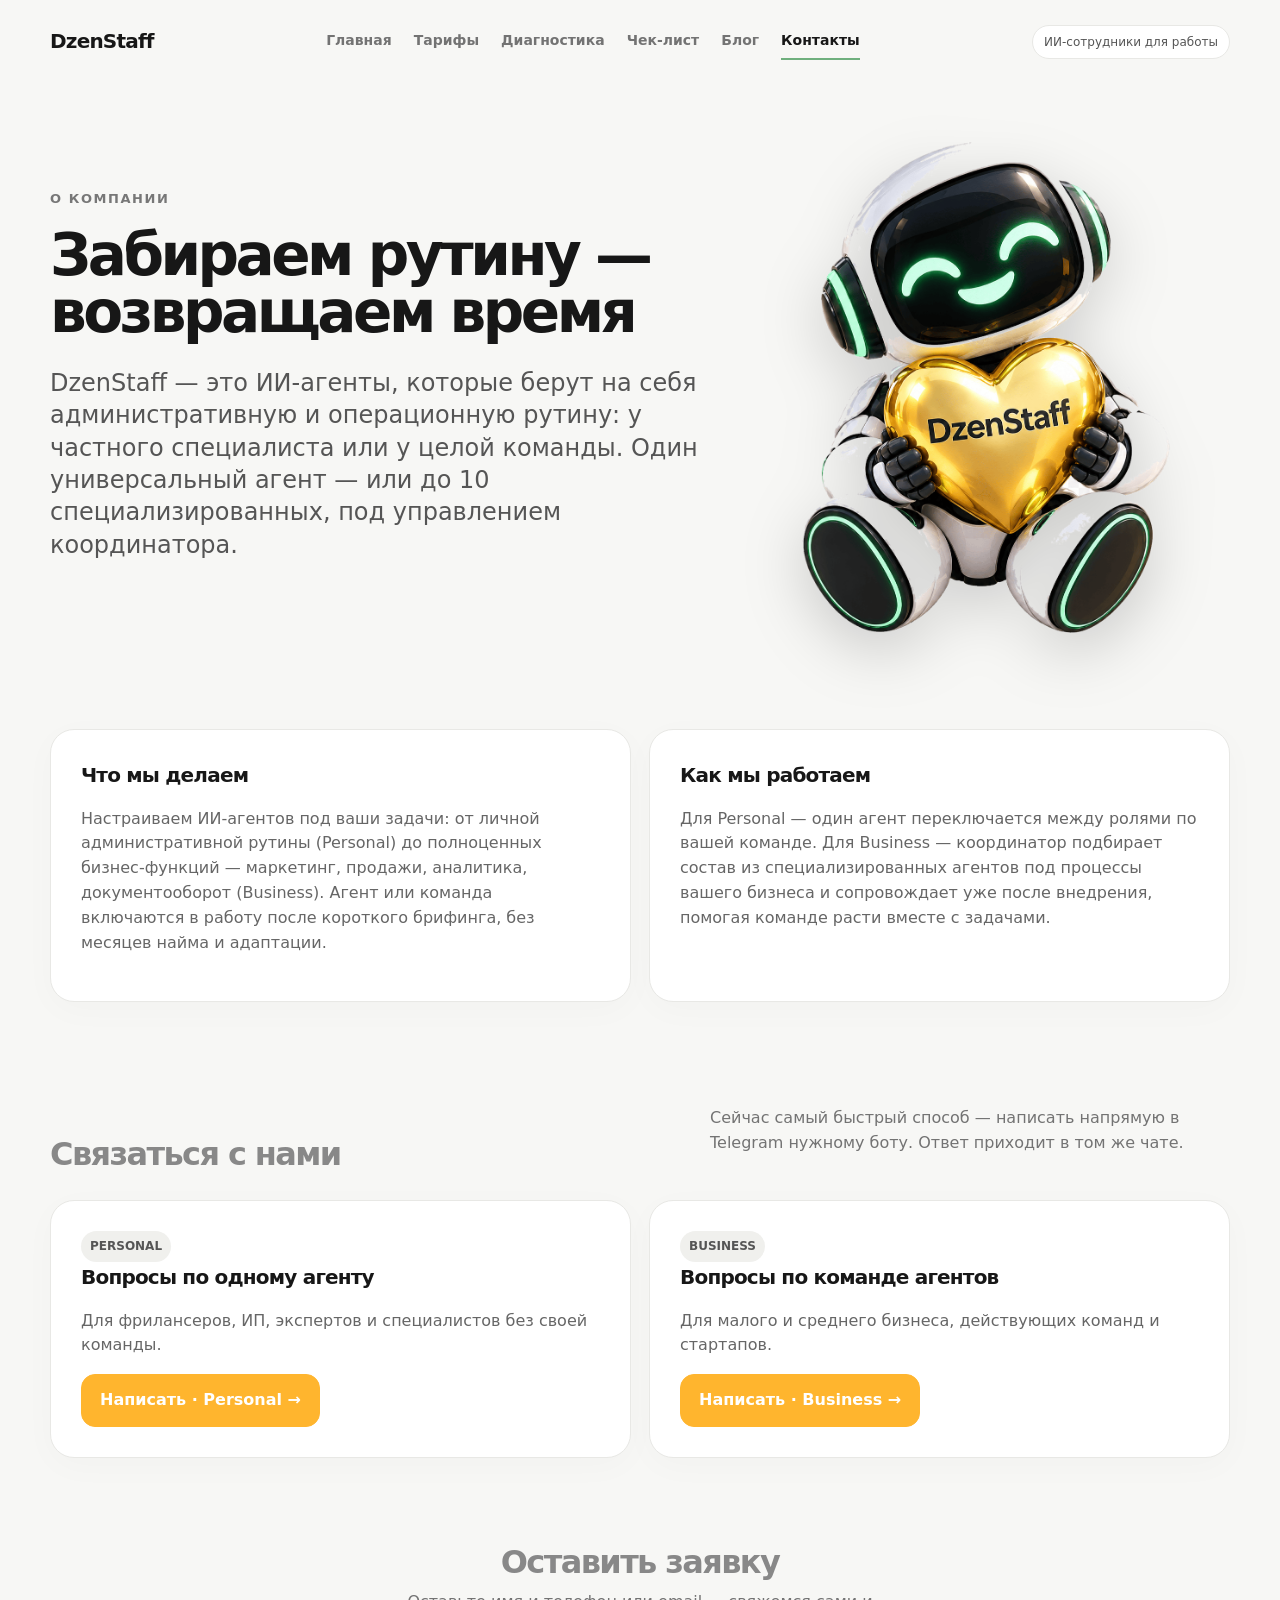
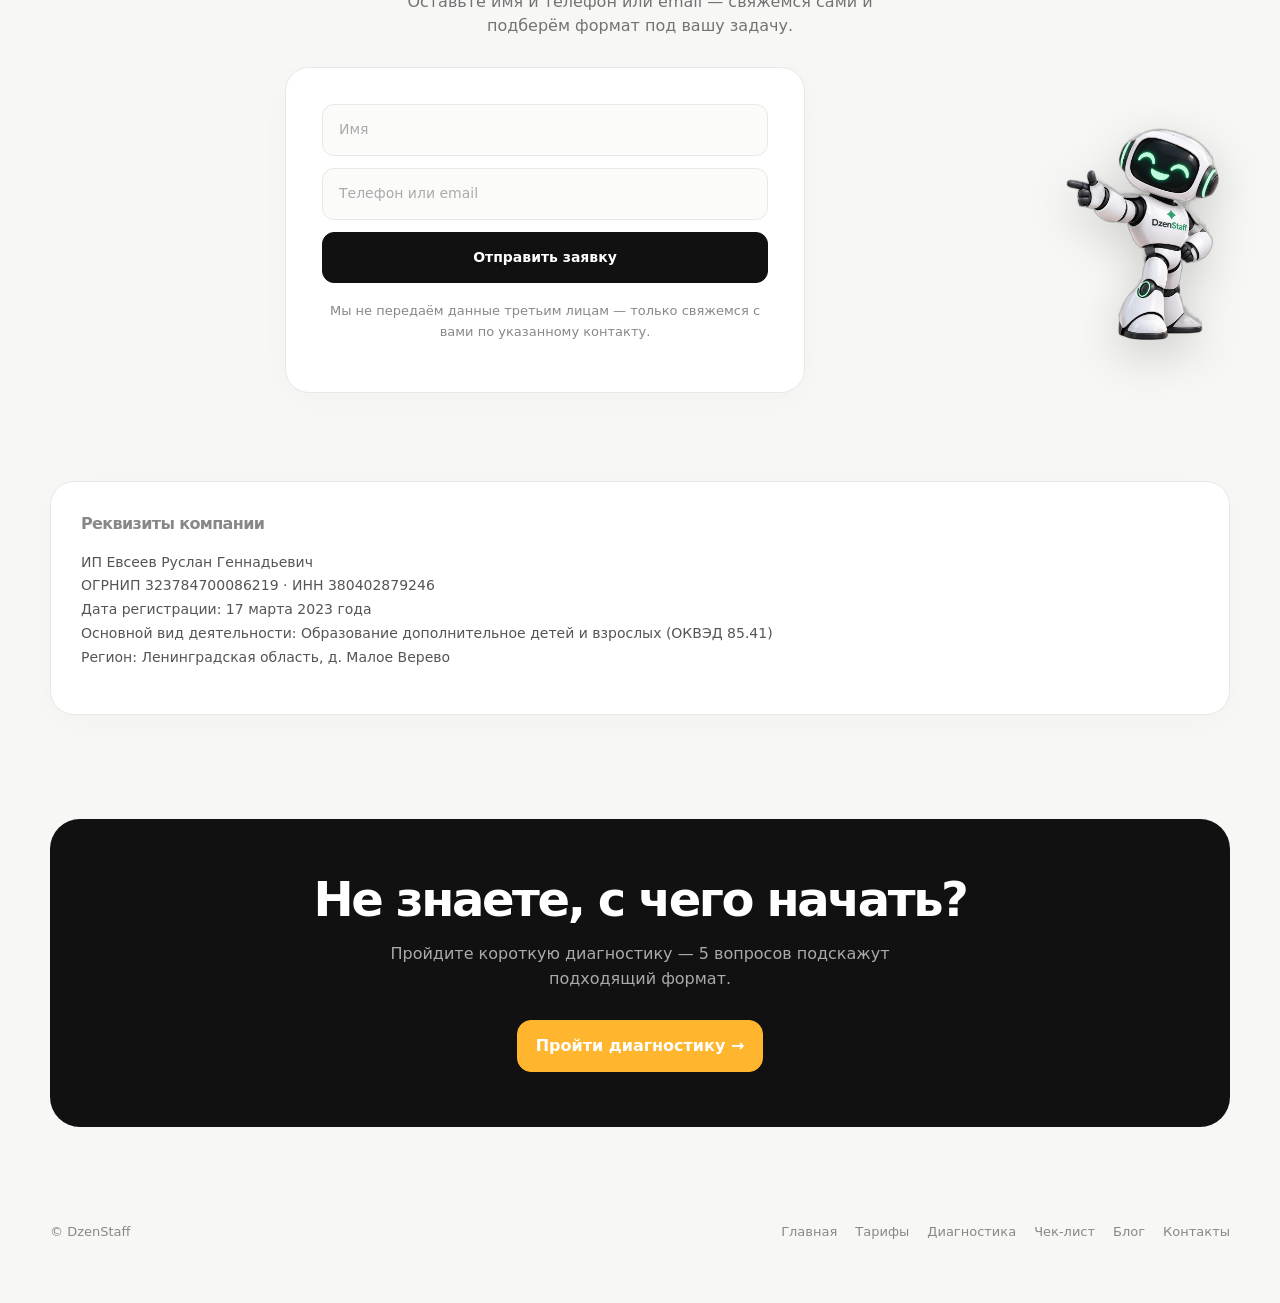
<file: contact.html>
<!doctype html>
<html lang="ru">
<head>
<meta charset="utf-8">
<meta name="viewport" content="width=device-width,initial-scale=1">
<title>О компании и контакты — DzenStaff</title>
<meta name="description" content="DzenStaff: команда ИИ-агентов, которая забирает рутину. Свяжитесь с нами в Telegram — Personal или Business.">
<link rel="icon" href="data:image/svg+xml,%3Csvg xmlns='http://www.w3.org/2000/svg' viewBox='0 0 32 32'%3E%3Crect width='32' height='32' rx='8' fill='%23111'/%3E%3Ctext x='16' y='22' font-family='Arial,sans-serif' font-size='15' font-weight='800' fill='%236FAF7D' text-anchor='middle'%3EDZ%3C/text%3E%3C/svg%3E">
<meta property="og:title" content="О компании и контакты — DzenStaff">
<meta property="og:description" content="Свяжитесь с DzenStaff в Telegram — Personal или Business.">
<meta property="og:type" content="website">
<meta property="og:site_name" content="DzenStaff">
<meta property="og:image" content="https://aperevedencev-glitch.github.io/dzenstaff-site/assets/og-image.png">
<meta property="og:image:width" content="1200">
<meta property="og:image:height" content="630">
<meta name="twitter:card" content="summary_large_image">
<meta name="twitter:image" content="https://aperevedencev-glitch.github.io/dzenstaff-site/assets/og-image.png">
<link rel="stylesheet" href="styles.css">
<!-- Yandex.Metrika counter -->
<script type="text/javascript">
    (function(m,e,t,r,i,k,a){
        m[i]=m[i]||function(){(m[i].a=m[i].a||[]).push(arguments)};
        m[i].l=1*new Date();
        for (var j = 0; j < document.scripts.length; j++) {if (document.scripts[j].src === r) { return; }}
        k=e.createElement(t),a=e.getElementsByTagName(t)[0],k.async=1,k.src=r,a.parentNode.insertBefore(k,a)
    })(window, document,'script','https://mc.yandex.ru/metrika/tag.js?id=113068025', 'ym');

    ym(113068025, 'init', {ssr:true, webvisor:true, clickmap:true, ecommerce:"dataLayer", referrer: document.referrer, url: location.href, accurateTrackBounce:true, trackLinks:true});
</script>
<noscript><div><img src="https://mc.yandex.ru/watch/113068025" style="position:absolute; left:-9999px;" alt="" /></div></noscript>
<!-- /Yandex.Metrika counter -->
</head>
<body>
<div class="progress"><i id="scrollProgress"></i></div>

<header class="container nav">
  <a href="index.html" class="logo">DzenStaff</a>
  <nav class="site-nav">
    <a href="index.html">Главная</a>
    <a href="pricing.html">Тарифы</a>
    <a href="quiz.html">Диагностика</a>
    <a href="checklist.html">Чек-лист</a>
    <a href="blog/index.html">Блог</a>
    <a href="contact.html" class="active">Контакты</a>
  </nav>
  <div class="nav-actions">
    <a href="quiz.html" class="badge">ИИ-сотрудники для работы</a>
  </div>
</header>

<main>
<section class="container hero compact">
  <div class="hero-grid quiz-hero-grid">
    <div class="hero-copy">
      <div class="eyebrow">О компании</div>
      <h1 style="font-size:clamp(34px,5.5vw,58px)">Забираем рутину — возвращаем время</h1>
      <p class="lead">DzenStaff — это ИИ-агенты, которые берут на себя административную и операционную рутину: у частного специалиста или у целой команды. Один универсальный агент — или до 10 специализированных, под управлением координатора.</p>
    </div>
    <div class="hero-media quiz-hero-media">
      <img src="assets/robot-heart.png" alt="DzenStaff — робот-агент держит золотое сердце с логотипом компании" width="881" height="1166" loading="eager">
    </div>
  </div>
</section>

<section class="container section tight">
  <div class="grid2">
    <div class="card">
      <h3 style="font-size:20px">Что мы делаем</h3>
      <p>Настраиваем ИИ-агентов под ваши задачи: от личной административной рутины (Personal) до полноценных бизнес-функций — маркетинг, продажи, аналитика, документооборот (Business). Агент или команда включаются в работу после короткого брифинга, без месяцев найма и адаптации.</p>
    </div>
    <div class="card">
      <h3 style="font-size:20px">Как мы работаем</h3>
      <p>Для Personal — один агент переключается между ролями по вашей команде. Для Business — координатор подбирает состав из специализированных агентов под процессы вашего бизнеса и сопровождает уже после внедрения, помогая команде расти вместе с задачами.</p>
    </div>
  </div>
</section>

<section class="container section tight">
  <div class="section-head">
    <h2 class="small">Связаться с нами</h2>
    <p class="section-copy">Сейчас самый быстрый способ — написать напрямую в Telegram нужному боту. Ответ приходит в том же чате.</p>
  </div>
  <div class="grid2">
    <div class="card">
      <span class="tag">PERSONAL</span>
      <h3 style="font-size:20px">Вопросы по одному агенту</h3>
      <p>Для фрилансеров, ИП, экспертов и специалистов без своей команды.</p>
      <div style="margin-top:16px">
        <a class="btn cta-orange" href="https://t.me/dzenstaff_researcher_bot?start=trfc001" target="_blank" rel="noopener">Написать · Personal →</a>
      </div>
    </div>
    <div class="card">
      <span class="tag">BUSINESS</span>
      <h3 style="font-size:20px">Вопросы по команде агентов</h3>
      <p>Для малого и среднего бизнеса, действующих команд и стартапов.</p>
      <div style="margin-top:16px">
        <a class="btn cta-orange" href="https://t.me/DS_Emil_bot?start=trfc001" target="_blank" rel="noopener">Написать · Business →</a>
      </div>
    </div>
  </div>
</section>

<section class="container section tight" id="request-form">
  <div class="section-head" style="justify-content:center;text-align:center">
    <div style="max-width:520px;margin:0 auto">
      <h2 class="small">Оставить заявку</h2>
      <p class="section-copy" style="margin:10px auto 0">Оставьте имя и телефон или email — свяжемся сами и подберём формат под вашу задачу.</p>
    </div>
  </div>
  <div class="request-form-row">
    <div class="crm-form-card" id="crmFormCard">
      <form id="leadForm" novalidate>
        <div class="crm-form-field-wrap">
          <input class="crm-input" type="text" id="leadName" name="name" placeholder="Имя" autocomplete="name" required>
        </div>
        <div class="crm-form-field-wrap">
          <input class="crm-input" type="text" id="leadContact" name="contact" placeholder="Телефон или email" autocomplete="tel" required>
        </div>
        <!-- honeypot: скрытое поле-ловушка от ботов -->
        <div class="crm-hp" aria-hidden="true"><input type="text" id="leadCompany" name="company" tabindex="-1" autocomplete="off"></div>
        <button class="crm-input crm-form-btn" type="submit" id="leadSubmit">Отправить заявку</button>
        <p class="crm-form-note" id="leadStatus">Мы не передаём данные третьим лицам — только свяжемся с вами по указанному контакту.</p>
      </form>
    </div>
    <img class="request-mascot" src="assets/robot-point-left.png" alt="DzenStaff — робот-агент показывает на форму заявки" width="640" height="860" loading="lazy">
  </div>
</section>

<section class="container section tight">
  <div class="card">
    <h3 style="font-size:16px;color:#888">Реквизиты компании</h3>
    <p style="color:#555;font-size:14px;line-height:1.7">
      ИП Евсеев Руслан Геннадьевич<br>
      ОГРНИП 323784700086219 · ИНН 380402879246<br>
      Дата регистрации: 17 марта 2023 года<br>
      Основной вид деятельности: Образование дополнительное детей и взрослых (ОКВЭД 85.41)<br>
      Регион: Ленинградская область, д. Малое Верево
    </p>
  </div>
</section>

<section class="container cta">
  <h2>Не знаете, с чего начать?</h2>
  <p>Пройдите короткую диагностику — 5 вопросов подскажут подходящий формат.</p>
  <div style="display:flex;gap:12px;flex-wrap:wrap;justify-content:center">
    <a class="btn cta-orange" href="quiz.html">Пройти диагностику →</a>
  </div>
</section>
</main>

<footer class="site-footer">
  <div class="container">
    <span>© DzenStaff</span>
    <div class="foot-links">
      <a href="index.html">Главная</a>
      <a href="pricing.html">Тарифы</a>
      <a href="quiz.html">Диагностика</a>
      <a href="checklist.html">Чек-лист</a>
      <a href="blog/index.html">Блог</a>
      <a href="contact.html">Контакты</a>
    </div>
  </div>
</footer>

<script>
window.addEventListener('scroll',()=>{
 const h=document.documentElement.scrollHeight-innerHeight;
 document.getElementById('scrollProgress').style.width=(h>0?scrollY/h*100:0)+'%';
});
</script>

<script>
(function(){
  var WEBHOOK = 'https://b24-ebbllb.bitrix24.ru/rest/1/65l14ybnpvehavv8/';
  var form = document.getElementById('leadForm');
  var status = document.getElementById('leadStatus');
  var submitBtn = document.getElementById('leadSubmit');
  var defaultNote = status.textContent;

  function setStatus(text, kind){
    status.textContent = text;
    status.className = 'crm-form-note' + (kind ? ' ' + kind : '');
  }

  form.addEventListener('submit', function(e){
    e.preventDefault();

    // honeypot: если скрытое поле заполнено — это бот, тихо игнорируем
    if (document.getElementById('leadCompany').value) {
      form.reset();
      return;
    }

    var name = document.getElementById('leadName').value.trim();
    var contact = document.getElementById('leadContact').value.trim();

    if (!name || !contact) {
      setStatus('Заполните имя и телефон или email.', 'crm-form-error');
      return;
    }

    var isEmail = contact.indexOf('@') !== -1;
    var fields = {
      TITLE: 'Заявка с сайта DzenStaff',
      NAME: name,
      SOURCE_ID: 'WEB',
      SOURCE_DESCRIPTION: 'Форма на contact.html'
    };
    if (isEmail) {
      fields.EMAIL = [{ VALUE: contact, VALUE_TYPE: 'WORK' }];
    } else {
      fields.PHONE = [{ VALUE: contact, VALUE_TYPE: 'WORK' }];
    }

    submitBtn.disabled = true;
    submitBtn.textContent = 'Отправляем…';
    setStatus(defaultNote, '');

    fetch(WEBHOOK + 'crm.lead.add.json', {
      method: 'POST',
      headers: { 'Content-Type': 'application/json' },
      body: JSON.stringify({ fields: fields })
    })
      .then(function(r){ return r.json(); })
      .then(function(data){
        if (data && data.result) {
          form.reset();
          setStatus('Спасибо! Заявка отправлена — свяжемся с вами в ближайшее время.', 'crm-form-success');
          // переносим сообщение из формы в карточку и скрываем поля, чтобы нельзя было отправить повторно
          document.getElementById('crmFormCard').appendChild(status);
          form.hidden = true;
          try { if (typeof window.ym === 'function') window.ym(113068025, 'reachGoal', 'contact_form_submit'); } catch (e) {}
        } else {
          throw new Error((data && data.error_description) || 'unknown error');
        }
      })
      .catch(function(){
        setStatus('Не получилось отправить форму. Напишите нам в Telegram выше — так быстрее всего.', 'crm-form-error');
      })
      .finally(function(){
        submitBtn.disabled = false;
        submitBtn.textContent = 'Отправить заявку';
      });
  });
})();
</script>
</body>
</html>
</file>
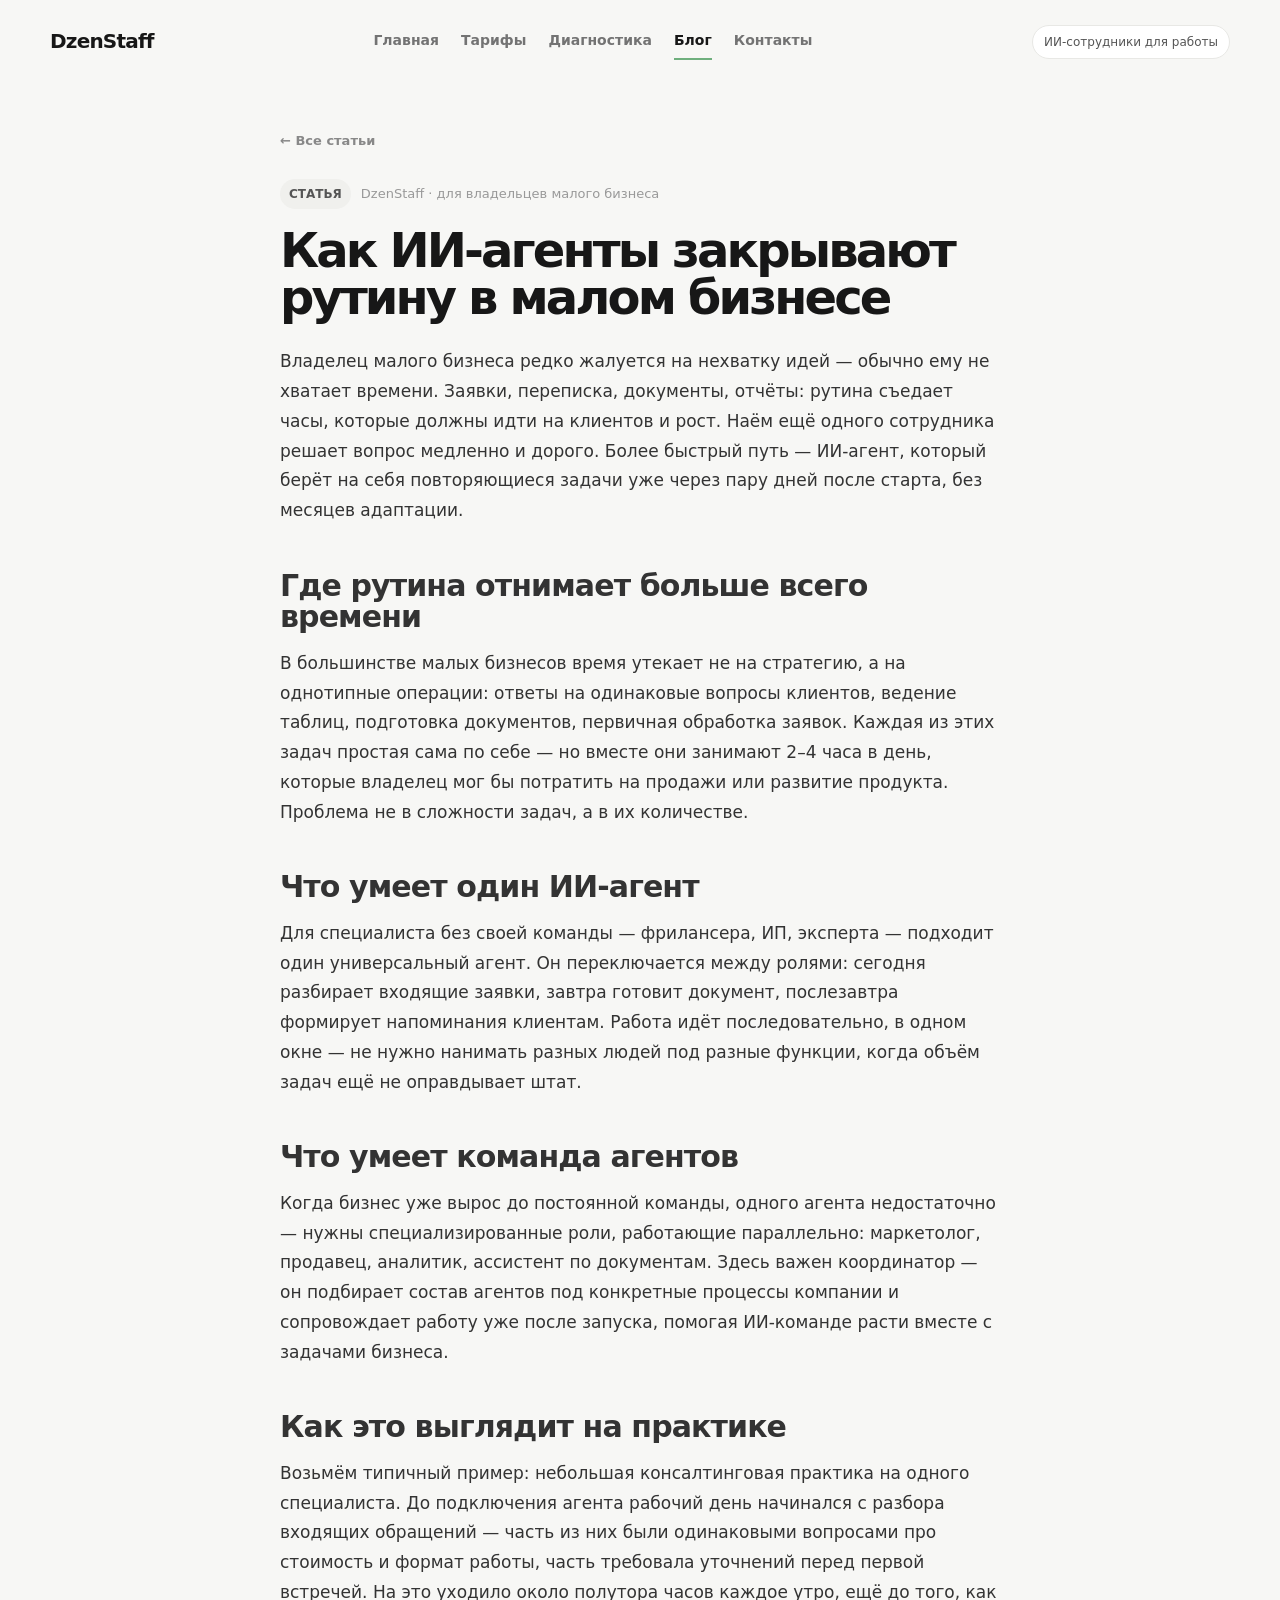
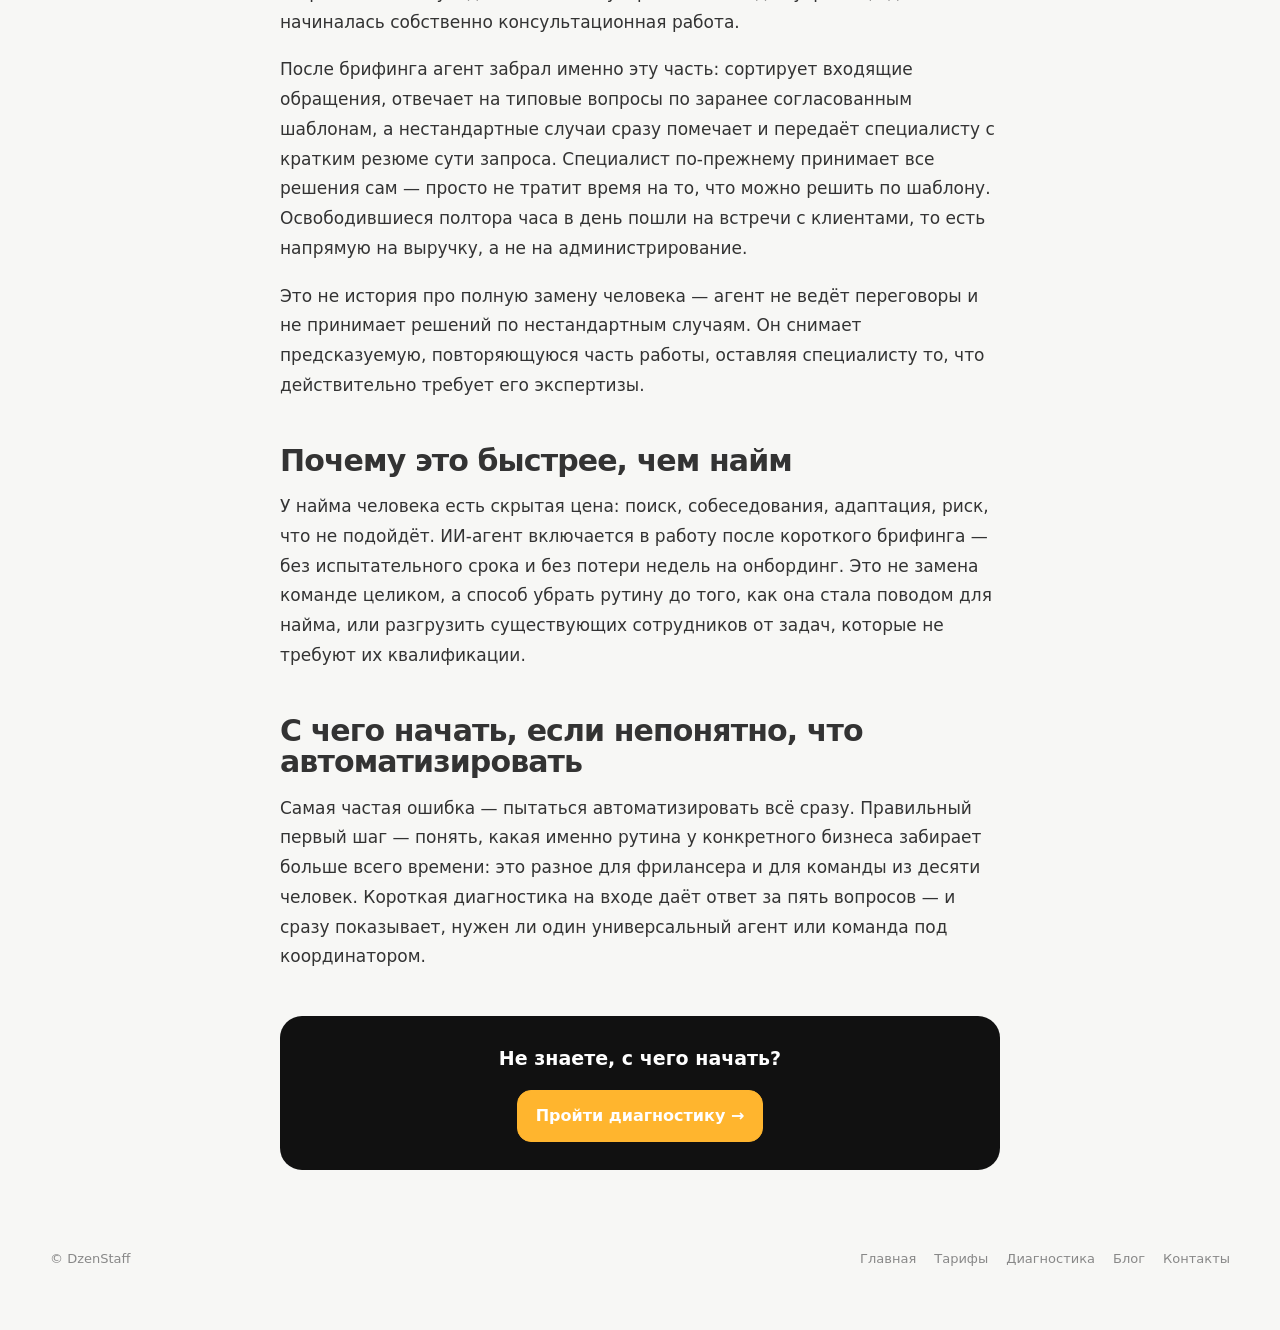
<file: kak-ii-agenty-zakryvayut-rutinu-v-malom-biznese.html>
<!doctype html>
<html lang="ru">
<head>
<meta charset="utf-8">
<meta name="viewport" content="width=device-width,initial-scale=1">
<title>Как ИИ-агенты закрывают рутину в малом бизнесе — DzenStaff</title>
<meta name="description" content="Где именно в малом бизнесе рутина отнимает больше всего времени, чем один ИИ-агент отличается от команды под координатором — и с чего начать автоматизацию.">
<link rel="icon" href="data:image/svg+xml,%3Csvg xmlns='http://www.w3.org/2000/svg' viewBox='0 0 32 32'%3E%3Crect width='32' height='32' rx='8' fill='%23111'/%3E%3Ctext x='16' y='22' font-family='Arial,sans-serif' font-size='15' font-weight='800' fill='%236FAF7D' text-anchor='middle'%3EDZ%3C/text%3E%3C/svg%3E">
<meta property="og:title" content="Как ИИ-агенты закрывают рутину в малом бизнесе">
<meta property="og:description" content="Где именно рутина отнимает больше всего времени и с чего начать автоматизацию — на примере DzenStaff.">
<meta property="og:type" content="article">
<meta property="og:site_name" content="DzenStaff">
<meta property="og:image" content="https://aperevedencev-glitch.github.io/dzenstaff-site/assets/og-image.png">
<meta property="og:image:width" content="1200">
<meta property="og:image:height" content="630">
<meta name="twitter:card" content="summary_large_image">
<meta name="twitter:image" content="https://aperevedencev-glitch.github.io/dzenstaff-site/assets/og-image.png">
<link rel="stylesheet" href="../styles.css">
</head>
<body>
<div class="progress"><i id="scrollProgress"></i></div>

<header class="container nav">
  <a href="../index.html" class="logo">DzenStaff</a>
  <nav class="site-nav">
    <a href="../index.html">Главная</a>
    <a href="../pricing.html">Тарифы</a>
    <a href="../quiz.html">Диагностика</a>
    <a href="index.html" class="active">Блог</a>
    <a href="../contact.html">Контакты</a>
  </nav>
  <div class="nav-actions">
    <a href="../quiz.html" class="badge">ИИ-сотрудники для работы</a>
  </div>
</header>

<main>
<section class="container section tight">
  <article class="article">
    <a class="article-back" href="index.html">← Все статьи</a>
    <div class="article-meta">
      <span class="tag">СТАТЬЯ</span>
      <span>DzenStaff · для владельцев малого бизнеса</span>
    </div>
    <h1>Как ИИ-агенты закрывают рутину в малом бизнесе</h1>

    <div class="article-body">
      <p>Владелец малого бизнеса редко жалуется на нехватку идей — обычно ему не хватает времени. Заявки, переписка, документы, отчёты: рутина съедает часы, которые должны идти на клиентов и рост. Наём ещё одного сотрудника решает вопрос медленно и дорого. Более быстрый путь — ИИ-агент, который берёт на себя повторяющиеся задачи уже через пару дней после старта, без месяцев адаптации.</p>

      <h2>Где рутина отнимает больше всего времени</h2>
      <p>В большинстве малых бизнесов время утекает не на стратегию, а на однотипные операции: ответы на одинаковые вопросы клиентов, ведение таблиц, подготовка документов, первичная обработка заявок. Каждая из этих задач простая сама по себе — но вместе они занимают 2–4 часа в день, которые владелец мог бы потратить на продажи или развитие продукта. Проблема не в сложности задач, а в их количестве.</p>

      <h2>Что умеет один ИИ-агент</h2>
      <p>Для специалиста без своей команды — фрилансера, ИП, эксперта — подходит один универсальный агент. Он переключается между ролями: сегодня разбирает входящие заявки, завтра готовит документ, послезавтра формирует напоминания клиентам. Работа идёт последовательно, в одном окне — не нужно нанимать разных людей под разные функции, когда объём задач ещё не оправдывает штат.</p>

      <h2>Что умеет команда агентов</h2>
      <p>Когда бизнес уже вырос до постоянной команды, одного агента недостаточно — нужны специализированные роли, работающие параллельно: маркетолог, продавец, аналитик, ассистент по документам. Здесь важен координатор — он подбирает состав агентов под конкретные процессы компании и сопровождает работу уже после запуска, помогая ИИ-команде расти вместе с задачами бизнеса.</p>

      <h2>Как это выглядит на практике</h2>
      <p>Возьмём типичный пример: небольшая консалтинговая практика на одного специалиста. До подключения агента рабочий день начинался с разбора входящих обращений — часть из них были одинаковыми вопросами про стоимость и формат работы, часть требовала уточнений перед первой встречей. На это уходило около полутора часов каждое утро, ещё до того, как начиналась собственно консультационная работа.</p>
      <p>После брифинга агент забрал именно эту часть: сортирует входящие обращения, отвечает на типовые вопросы по заранее согласованным шаблонам, а нестандартные случаи сразу помечает и передаёт специалисту с кратким резюме сути запроса. Специалист по-прежнему принимает все решения сам — просто не тратит время на то, что можно решить по шаблону. Освободившиеся полтора часа в день пошли на встречи с клиентами, то есть напрямую на выручку, а не на администрирование.</p>
      <p>Это не история про полную замену человека — агент не ведёт переговоры и не принимает решений по нестандартным случаям. Он снимает предсказуемую, повторяющуюся часть работы, оставляя специалисту то, что действительно требует его экспертизы.</p>

      <h2>Почему это быстрее, чем найм</h2>
      <p>У найма человека есть скрытая цена: поиск, собеседования, адаптация, риск, что не подойдёт. ИИ-агент включается в работу после короткого брифинга — без испытательного срока и без потери недель на онбординг. Это не замена команде целиком, а способ убрать рутину до того, как она стала поводом для найма, или разгрузить существующих сотрудников от задач, которые не требуют их квалификации.</p>

      <h2>С чего начать, если непонятно, что автоматизировать</h2>
      <p>Самая частая ошибка — пытаться автоматизировать всё сразу. Правильный первый шаг — понять, какая именно рутина у конкретного бизнеса забирает больше всего времени: это разное для фрилансера и для команды из десяти человек. Короткая диагностика на входе даёт ответ за пять вопросов — и сразу показывает, нужен ли один универсальный агент или команда под координатором.</p>
    </div>

    <div class="article-cta">
      <p>Не знаете, с чего начать?</p>
      <a class="btn cta-orange" href="../quiz.html">Пройти диагностику →</a>
    </div>
  </article>
</section>
</main>

<footer class="site-footer">
  <div class="container">
    <span>© DzenStaff</span>
    <div class="foot-links">
      <a href="../index.html">Главная</a>
      <a href="../pricing.html">Тарифы</a>
      <a href="../quiz.html">Диагностика</a>
      <a href="index.html">Блог</a>
      <a href="../contact.html">Контакты</a>
    </div>
  </div>
</footer>

<script>
window.addEventListener('scroll',()=>{
 const h=document.documentElement.scrollHeight-innerHeight;
 document.getElementById('scrollProgress').style.width=(h>0?scrollY/h*100:0)+'%';
});
</script>
</body>
</html>
</file>
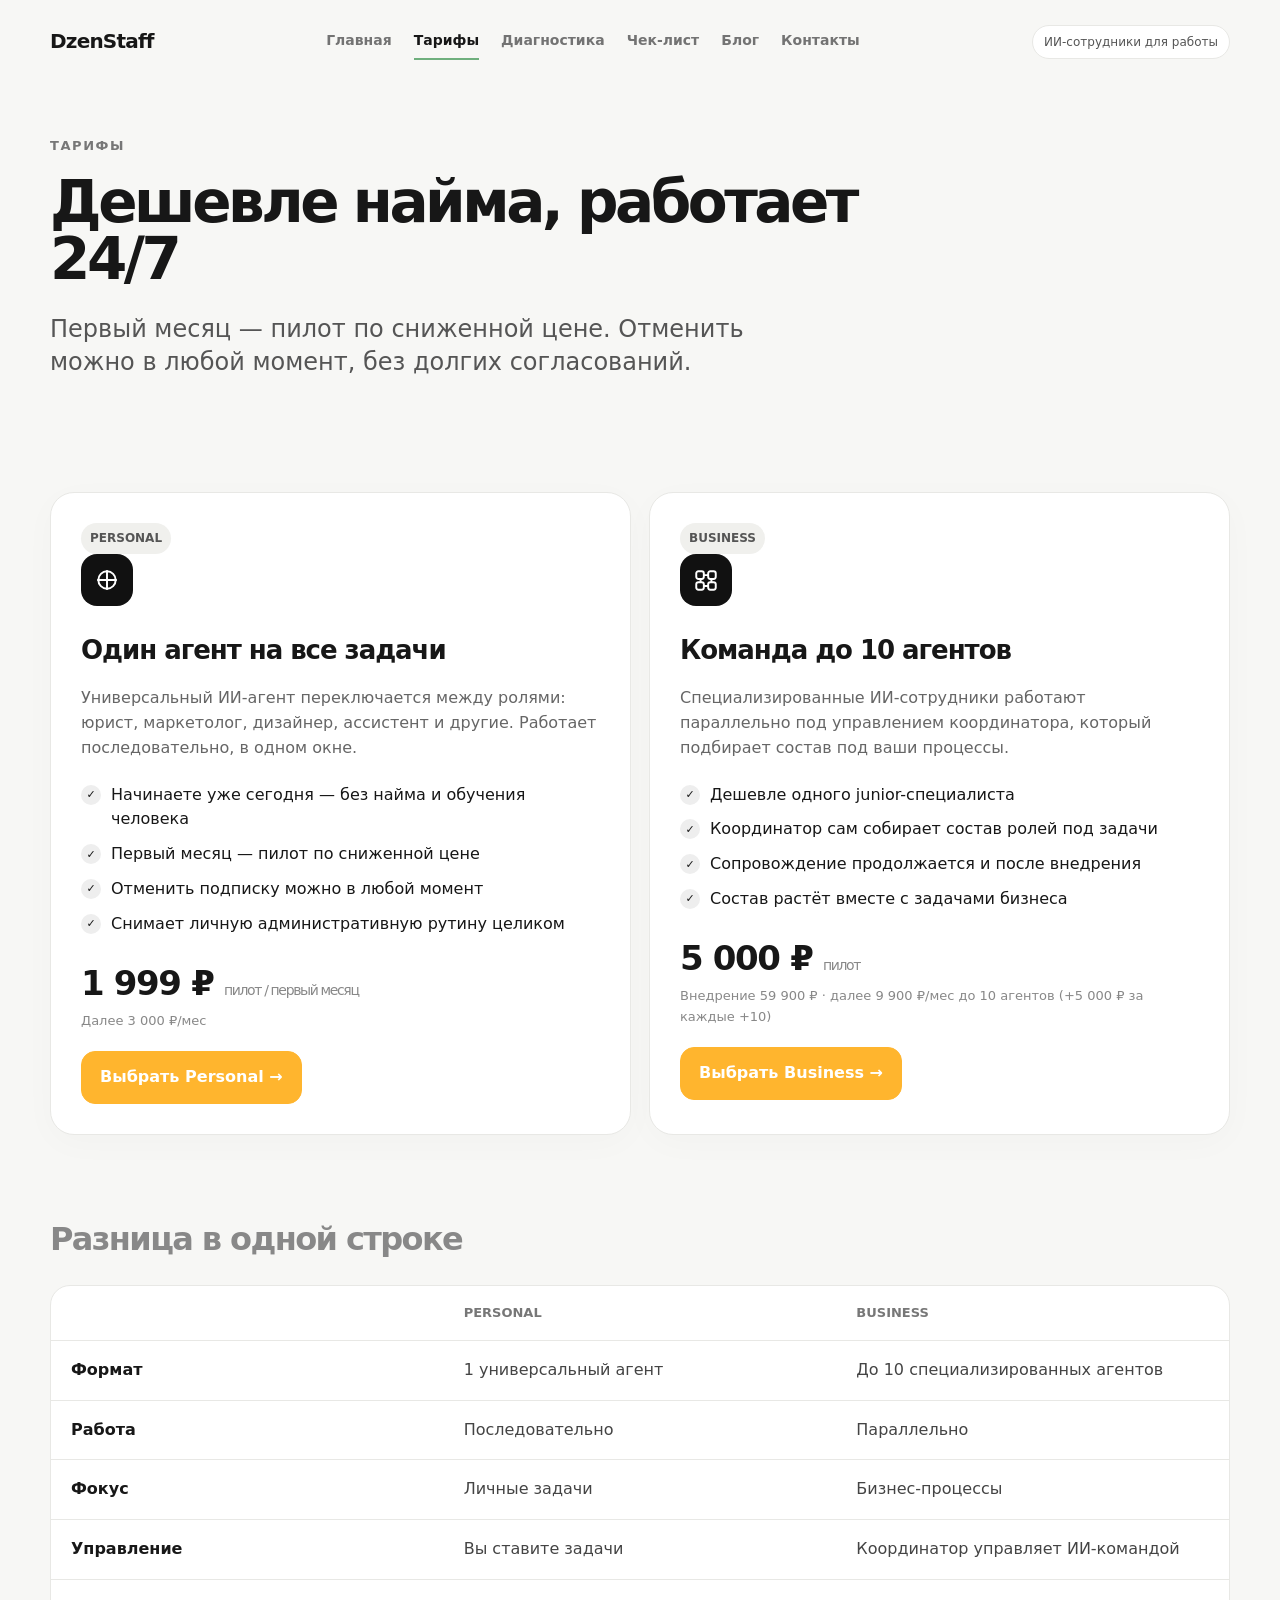
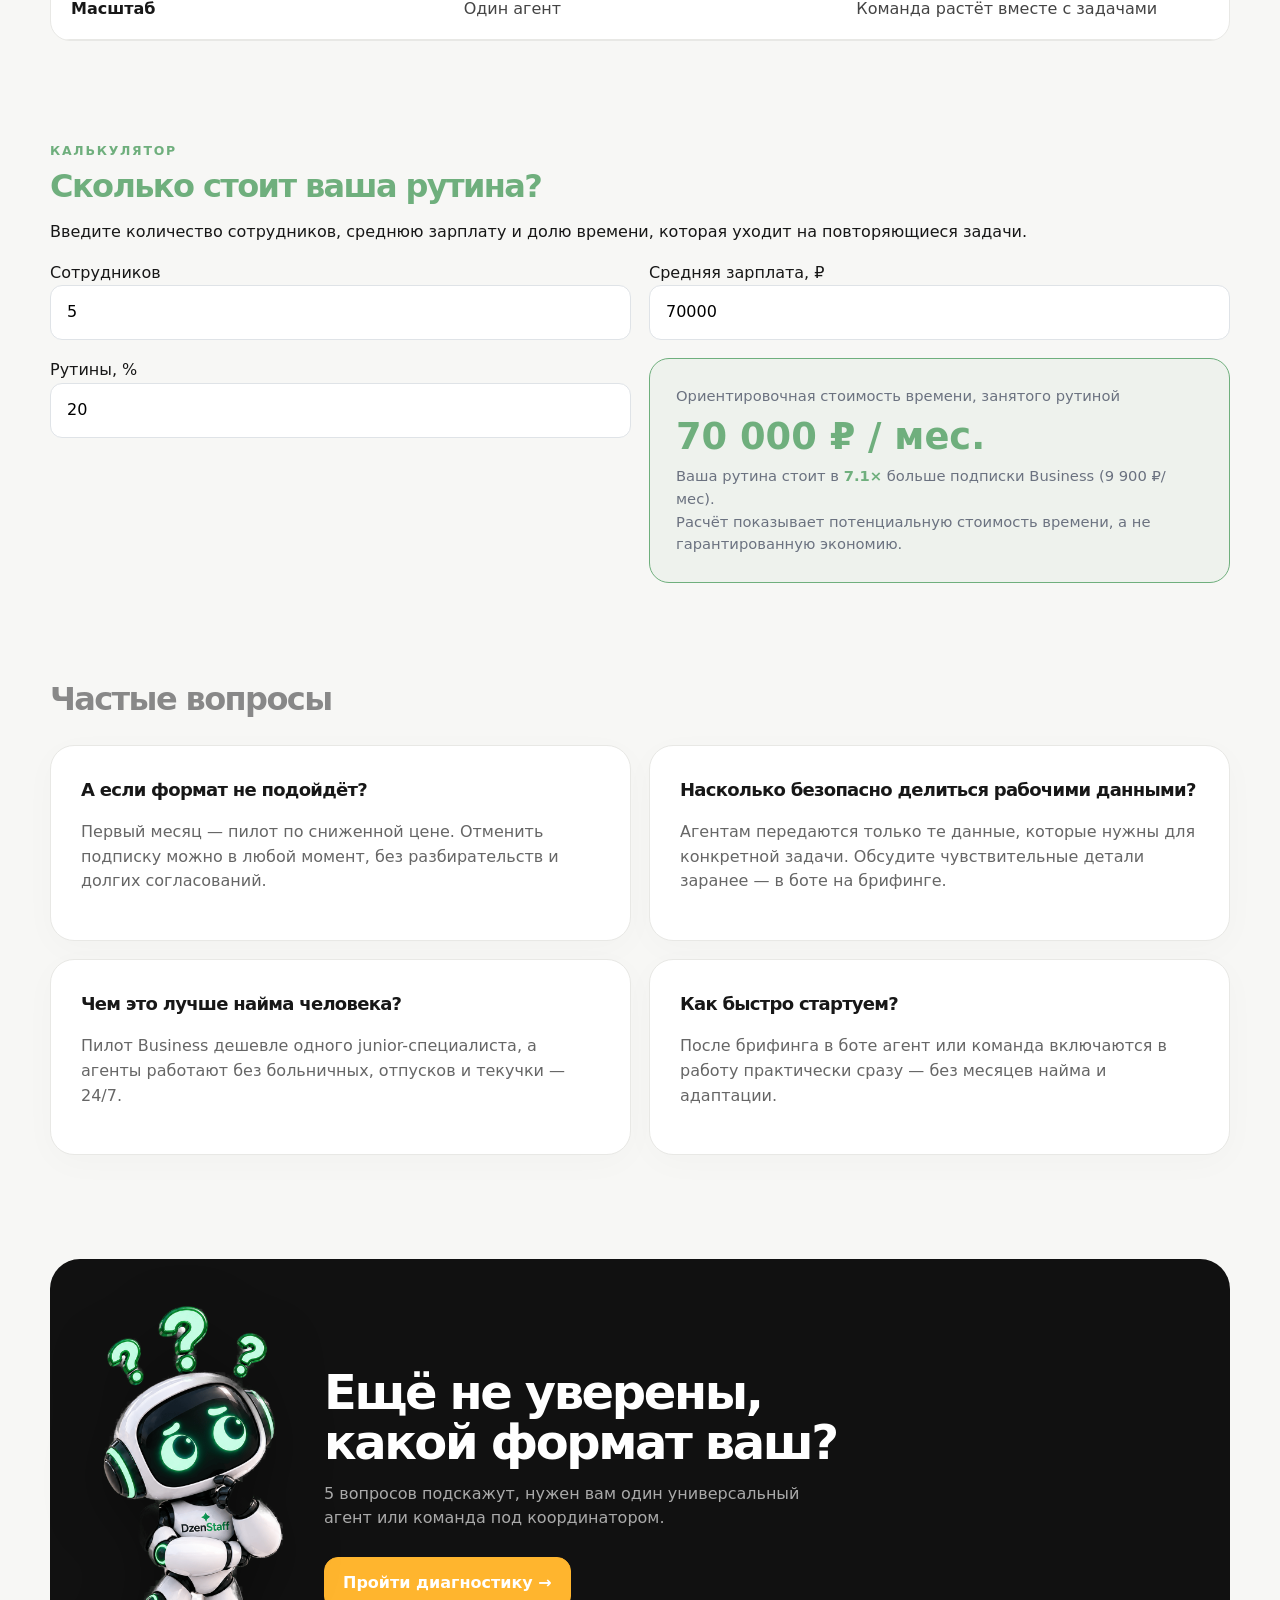
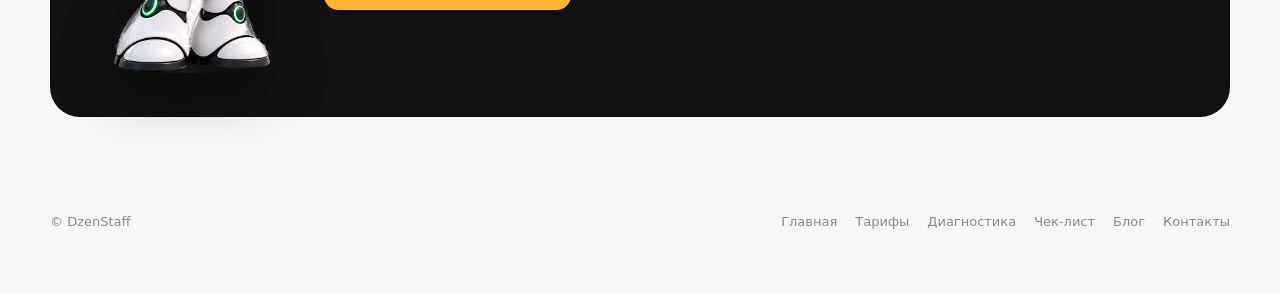
<file: pricing.html>
<!doctype html>
<html lang="ru">
<head>
<meta charset="utf-8">
<meta name="viewport" content="width=device-width,initial-scale=1">
<title>Тарифы DzenStaff — Personal и Business</title>
<meta name="description" content="Тарифы DzenStaff: Personal от 1 999 ₽ и Business от 5 000 ₽. Сравнение форматов, калькулятор стоимости рутины, частые вопросы.">
<link rel="icon" href="data:image/svg+xml,%3Csvg xmlns='http://www.w3.org/2000/svg' viewBox='0 0 32 32'%3E%3Crect width='32' height='32' rx='8' fill='%23111'/%3E%3Ctext x='16' y='22' font-family='Arial,sans-serif' font-size='15' font-weight='800' fill='%236FAF7D' text-anchor='middle'%3EDZ%3C/text%3E%3C/svg%3E">
<meta property="og:title" content="Тарифы DzenStaff">
<meta property="og:description" content="Personal от 1 999 ₽, Business от 5 000 ₽. Сравнение, калькулятор, ответы на вопросы.">
<meta property="og:type" content="website">
<meta property="og:site_name" content="DzenStaff">
<meta property="og:image" content="https://aperevedencev-glitch.github.io/dzenstaff-site/assets/og-image.png">
<meta property="og:image:width" content="1200">
<meta property="og:image:height" content="630">
<meta name="twitter:card" content="summary_large_image">
<meta name="twitter:image" content="https://aperevedencev-glitch.github.io/dzenstaff-site/assets/og-image.png">
<link rel="stylesheet" href="styles.css">
<!-- Yandex.Metrika counter -->
<script type="text/javascript">
    (function(m,e,t,r,i,k,a){
        m[i]=m[i]||function(){(m[i].a=m[i].a||[]).push(arguments)};
        m[i].l=1*new Date();
        for (var j = 0; j < document.scripts.length; j++) {if (document.scripts[j].src === r) { return; }}
        k=e.createElement(t),a=e.getElementsByTagName(t)[0],k.async=1,k.src=r,a.parentNode.insertBefore(k,a)
    })(window, document,'script','https://mc.yandex.ru/metrika/tag.js?id=113068025', 'ym');

    ym(113068025, 'init', {ssr:true, webvisor:true, clickmap:true, ecommerce:"dataLayer", referrer: document.referrer, url: location.href, accurateTrackBounce:true, trackLinks:true});
</script>
<noscript><div><img src="https://mc.yandex.ru/watch/113068025" style="position:absolute; left:-9999px;" alt="" /></div></noscript>
<!-- /Yandex.Metrika counter -->
</head>
<body>
<div class="progress"><i id="scrollProgress"></i></div>

<header class="container nav">
  <a href="index.html" class="logo">DzenStaff</a>
  <nav class="site-nav">
    <a href="index.html">Главная</a>
    <a href="pricing.html" class="active">Тарифы</a>
    <a href="quiz.html">Диагностика</a>
    <a href="checklist.html">Чек-лист</a>
    <a href="blog/index.html">Блог</a>
    <a href="contact.html">Контакты</a>
  </nav>
  <div class="nav-actions">
    <a href="quiz.html" class="badge">ИИ-сотрудники для работы</a>
  </div>
</header>

<main>
<section class="container hero compact">
  <div class="eyebrow">Тарифы</div>
  <h1 style="font-size:clamp(34px,5.5vw,58px)">Дешевле найма, работает 24/7</h1>
  <p class="lead">Первый месяц — пилот по сниженной цене. Отменить можно в любой момент, без долгих согласований.</p>
</section>

<section class="container section tight">
  <div class="grid2">
    <article class="card">
      <span class="tag">PERSONAL</span>
      <div class="product-icon">
        <svg viewBox="0 0 24 24" fill="none" stroke="currentColor" stroke-width="1.8"><path d="M12 3v18M3 12h18"/><circle cx="12" cy="12" r="8"/></svg>
      </div>
      <h3>Один агент на все задачи</h3>
      <p>Универсальный ИИ-агент переключается между ролями: юрист, маркетолог, дизайнер, ассистент и другие. Работает последовательно, в одном окне.</p>
      <ul class="feature-list">
        <li><span class="check">✓</span>Начинаете уже сегодня — без найма и обучения человека</li>
        <li><span class="check">✓</span>Первый месяц — пилот по сниженной цене</li>
        <li><span class="check">✓</span>Отменить подписку можно в любой момент</li>
        <li><span class="check">✓</span>Снимает личную административную рутину целиком</li>
      </ul>
      <div class="price">1 999 ₽ <small>пилот / первый месяц</small></div>
      <div class="small">Далее 3 000 ₽/мес</div>
      <div style="margin-top:20px">
        <a class="btn cta-orange" href="https://t.me/dzenstaff_researcher_bot?start=trfc001" target="_blank" rel="noopener">Выбрать Personal →</a>
      </div>
    </article>

    <article class="card">
      <span class="tag">BUSINESS</span>
      <div class="product-icon">
        <svg viewBox="0 0 24 24" fill="none" stroke="currentColor" stroke-width="1.8"><rect x="3" y="4" width="7" height="7" rx="2"/><rect x="14" y="4" width="7" height="7" rx="2"/><rect x="3" y="14" width="7" height="7" rx="2"/><rect x="14" y="14" width="7" height="7" rx="2"/><path d="M10 7.5h4M10 17.5h4M7 11v3M17 11v3"/></svg>
      </div>
      <h3>Команда до 10 агентов</h3>
      <p>Специализированные ИИ-сотрудники работают параллельно под управлением координатора, который подбирает состав под ваши процессы.</p>
      <ul class="feature-list">
        <li><span class="check">✓</span>Дешевле одного junior-специалиста</li>
        <li><span class="check">✓</span>Координатор сам собирает состав ролей под задачи</li>
        <li><span class="check">✓</span>Сопровождение продолжается и после внедрения</li>
        <li><span class="check">✓</span>Состав растёт вместе с задачами бизнеса</li>
      </ul>
      <div class="price">5 000 ₽ <small>пилот</small></div>
      <div class="small">Внедрение 59 900 ₽ · далее 9 900 ₽/мес до 10 агентов (+5 000 ₽ за каждые +10)</div>
      <div style="margin-top:20px">
        <a class="btn cta-orange" href="https://t.me/DS_Emil_bot?start=trfc001" target="_blank" rel="noopener">Выбрать Business →</a>
      </div>
    </article>
  </div>
</section>

<section class="container section tight">
  <div class="section-head">
    <h2 class="small">Разница в одной строке</h2>
  </div>
  <div class="table-wrap">
    <table>
      <thead><tr><th></th><th>PERSONAL</th><th>BUSINESS</th></tr></thead>
      <tbody>
        <tr><td>Формат</td><td>1 универсальный агент</td><td>До 10 специализированных агентов</td></tr>
        <tr><td>Работа</td><td>Последовательно</td><td>Параллельно</td></tr>
        <tr><td>Фокус</td><td>Личные задачи</td><td>Бизнес-процессы</td></tr>
        <tr><td>Управление</td><td>Вы ставите задачи</td><td>Координатор управляет ИИ-командой</td></tr>
        <tr><td>Масштаб</td><td>Один агент</td><td>Команда растёт вместе с задачами</td></tr>
      </tbody>
    </table>
  </div>
</section>

<section class="container funnel-stage">
  <div class="funnel-kicker">Калькулятор</div>
  <h2 class="small">Сколько стоит ваша рутина?</h2>
  <p>Введите количество сотрудников, среднюю зарплату и долю времени, которая уходит на повторяющиеся задачи.</p>
  <div class="funnel-calc">
    <div><label>Сотрудников<input class="funnel-input" id="employees" type="number" min="1" max="10000" value="5"></label></div>
    <div><label>Средняя зарплата, ₽<input class="funnel-input" id="salary" type="number" min="0" max="100000000" value="70000"></label></div>
    <div><label>Рутины, %<input class="funnel-input" id="routine" type="number" min="0" max="100" value="20"></label></div>
    <div class="funnel-result" style="margin:0">
      <div class="funnel-note">Ориентировочная стоимость времени, занятого рутиной</div>
      <div class="funnel-number" id="routineCost">70 000 ₽ / мес.</div>
      <div class="funnel-note" id="routineCompare"></div>
      <div class="funnel-note">Расчёт показывает потенциальную стоимость времени, а не гарантированную экономию.</div>
    </div>
  </div>
</section>

<section class="container section tight">
  <div class="section-head">
    <h2 class="small">Частые вопросы</h2>
  </div>
  <div class="grid2">
    <div class="card">
      <h3 style="font-size:18px">А если формат не подойдёт?</h3>
      <p>Первый месяц — пилот по сниженной цене. Отменить подписку можно в любой момент, без разбирательств и долгих согласований.</p>
    </div>
    <div class="card">
      <h3 style="font-size:18px">Насколько безопасно делиться рабочими данными?</h3>
      <p>Агентам передаются только те данные, которые нужны для конкретной задачи. Обсудите чувствительные детали заранее — в боте на брифинге.</p>
    </div>
    <div class="card">
      <h3 style="font-size:18px">Чем это лучше найма человека?</h3>
      <p>Пилот Business дешевле одного junior-специалиста, а агенты работают без больничных, отпусков и текучки — 24/7.</p>
    </div>
    <div class="card">
      <h3 style="font-size:18px">Как быстро стартуем?</h3>
      <p>После брифинга в боте агент или команда включаются в работу практически сразу — без месяцев найма и адаптации.</p>
    </div>
  </div>
</section>

<section class="container cta with-mascot">
  <img class="cta-mascot" src="assets/robot-question.png" alt="DzenStaff — робот-агент задумался над вопросом, какой формат выбрать" width="644" height="1254" loading="lazy">
  <div class="cta-copy">
    <h2>Ещё не уверены, какой формат ваш?</h2>
    <p>5 вопросов подскажут, нужен вам один универсальный агент или команда под координатором.</p>
    <div style="display:flex;gap:12px;flex-wrap:wrap">
      <a class="btn cta-orange" href="quiz.html">Пройти диагностику →</a>
    </div>
  </div>
</section>
</main>

<footer class="site-footer">
  <div class="container">
    <span>© DzenStaff</span>
    <div class="foot-links">
      <a href="index.html">Главная</a>
      <a href="pricing.html">Тарифы</a>
      <a href="quiz.html">Диагностика</a>
      <a href="checklist.html">Чек-лист</a>
      <a href="blog/index.html">Блог</a>
      <a href="contact.html">Контакты</a>
    </div>
  </div>
</footer>

<script>
window.addEventListener('scroll',()=>{
 const h=document.documentElement.scrollHeight-innerHeight;
 document.getElementById('scrollProgress').style.width=(h>0?scrollY/h*100:0)+'%';
});

(function(){
  const employees = document.getElementById('employees');
  const salary = document.getElementById('salary');
  const routine = document.getElementById('routine');
  const routineCost = document.getElementById('routineCost');
  const routineCompare = document.getElementById('routineCompare');

  function money(n){ return Math.round(n).toLocaleString('ru-RU') + ' ₽ / мес.'; }

  function updateCalc(){
    const e = Math.max(0, Number(employees.value)||0);
    const s = Math.max(0, Number(salary.value)||0);
    const r = Math.min(100, Math.max(0, Number(routine.value)||0));
    const cost = e*s*r/100;
    routineCost.textContent = money(cost);

    if(cost <= 0){
      routineCompare.textContent = '';
      return;
    }
    if(cost >= 9900){
      const x = (cost/9900).toFixed(1).replace('.0','');
      routineCompare.innerHTML = 'Ваша рутина стоит в <strong class="accent">' + x + '×</strong> больше подписки Business (9 900 ₽/мес).';
    } else if(cost >= 3000){
      const x = (cost/3000).toFixed(1).replace('.0','');
      routineCompare.innerHTML = 'Ваша рутина стоит в <strong class="accent">' + x + '×</strong> больше подписки Personal (3 000 ₽/мес).';
    } else {
      routineCompare.innerHTML = 'Подписка Personal (3 000 ₽/мес) уже сопоставима со стоимостью вашей рутины.';
    }
  }
  [employees,salary,routine].forEach(el => el.addEventListener('input', updateCalc));
  updateCalc();
})();
</script>
</body>
</html>
</file>
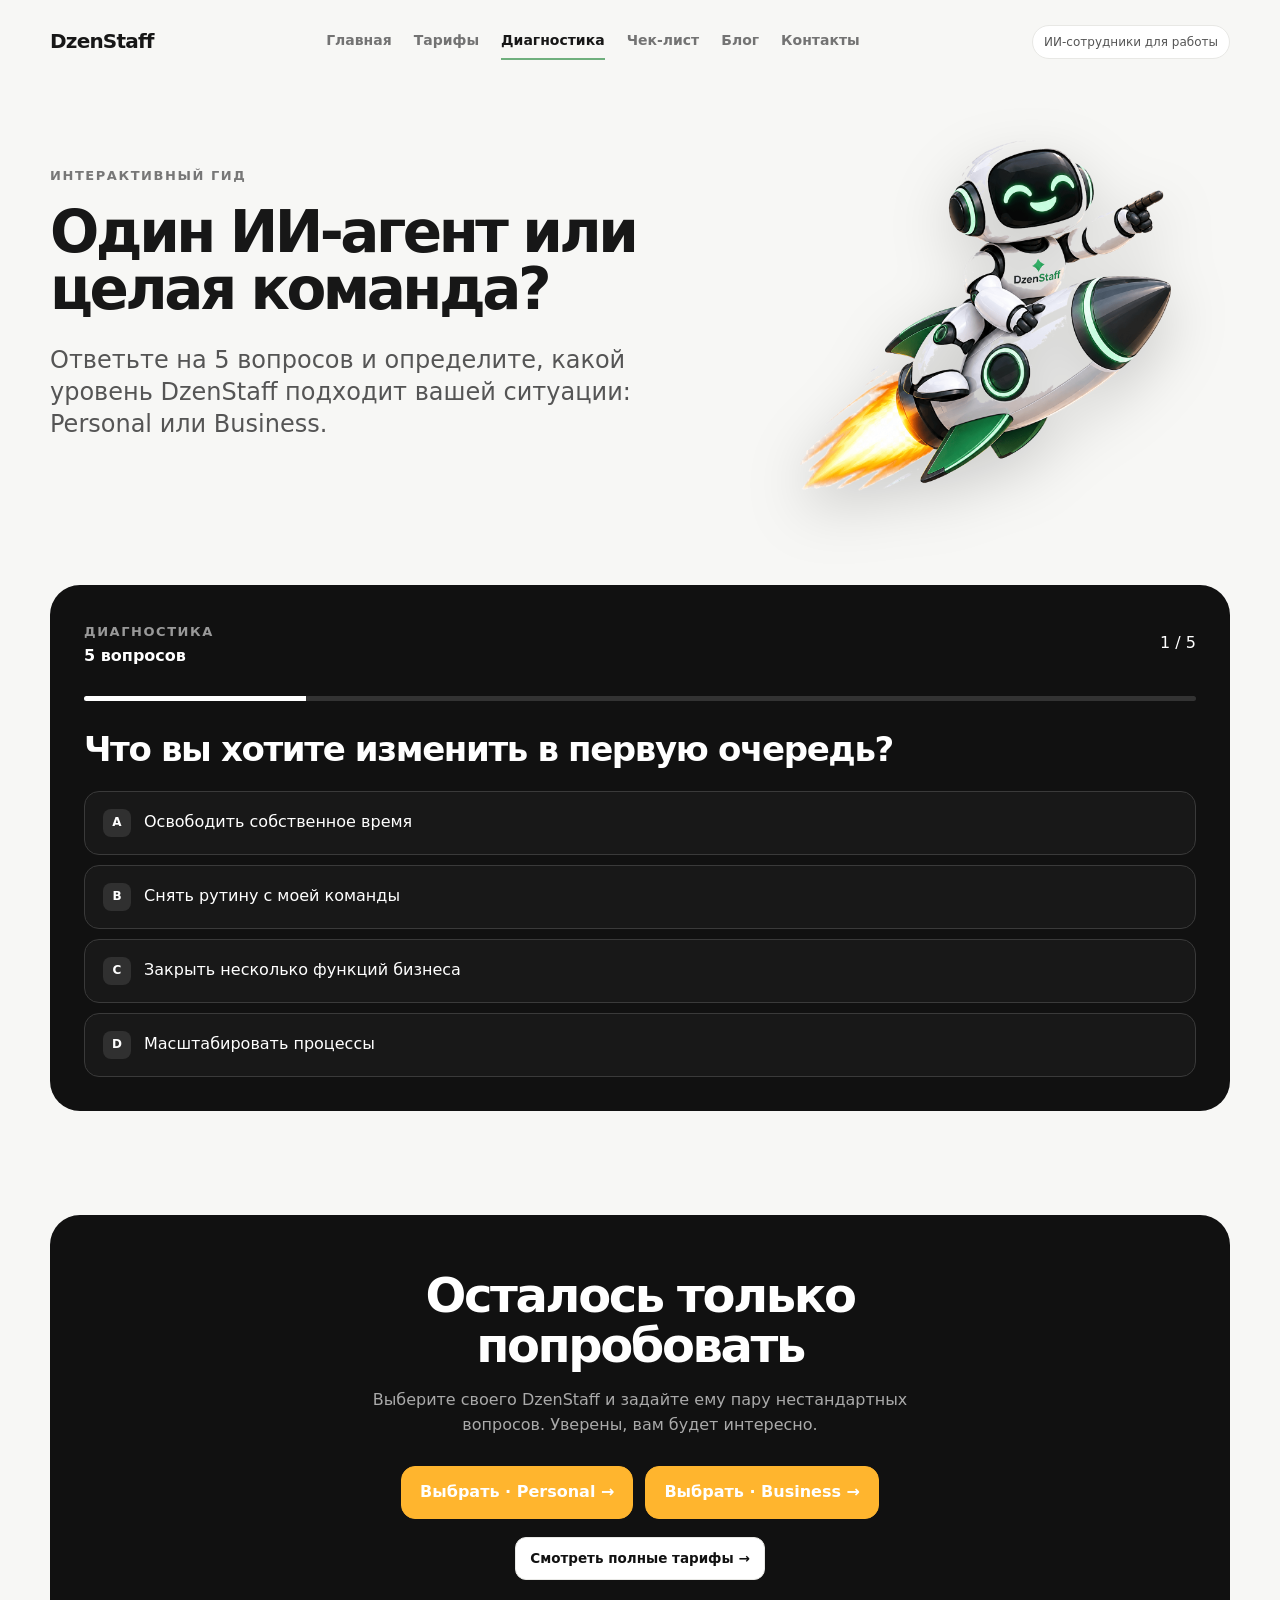
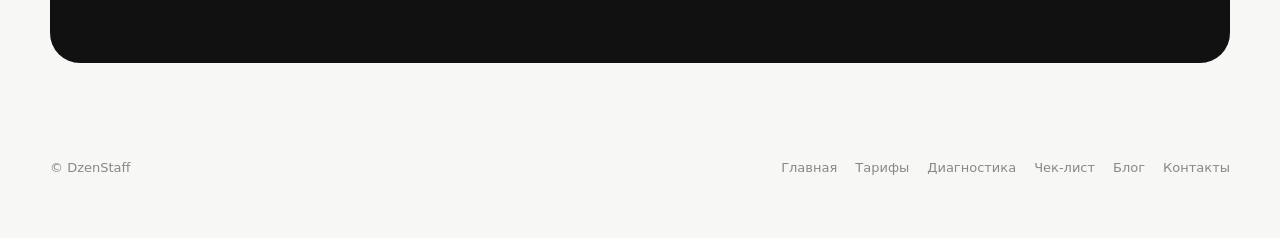
<file: quiz.html>
<!doctype html>
<html lang="ru">
<head>
<meta charset="utf-8">
<meta name="viewport" content="width=device-width,initial-scale=1">
<title>Диагностика — какой DzenStaff вам нужен?</title>
<meta name="description" content="Ответьте на 5 вопросов и узнайте, подойдёт ли вам Personal — один универсальный ИИ-агент, или Business — команда до 10 ИИ-агентов.">
<link rel="icon" href="data:image/svg+xml,%3Csvg xmlns='http://www.w3.org/2000/svg' viewBox='0 0 32 32'%3E%3Crect width='32' height='32' rx='8' fill='%23111'/%3E%3Ctext x='16' y='22' font-family='Arial,sans-serif' font-size='15' font-weight='800' fill='%236FAF7D' text-anchor='middle'%3EDZ%3C/text%3E%3C/svg%3E">
<meta property="og:title" content="DzenStaff — какой уровень ИИ-команды нужен вам?">
<meta property="og:description" content="Пройдите диагностику за 60 секунд: один ИИ-агент или команда до 10 агентов?">
<meta property="og:type" content="website">
<meta property="og:site_name" content="DzenStaff">
<meta property="og:image" content="https://aperevedencev-glitch.github.io/dzenstaff-site/assets/og-image.png">
<meta property="og:image:width" content="1200">
<meta property="og:image:height" content="630">
<meta name="twitter:card" content="summary_large_image">
<meta name="twitter:image" content="https://aperevedencev-glitch.github.io/dzenstaff-site/assets/og-image.png">
<link rel="stylesheet" href="styles.css">
<!-- Yandex.Metrika counter -->
<script type="text/javascript">
    (function(m,e,t,r,i,k,a){
        m[i]=m[i]||function(){(m[i].a=m[i].a||[]).push(arguments)};
        m[i].l=1*new Date();
        for (var j = 0; j < document.scripts.length; j++) {if (document.scripts[j].src === r) { return; }}
        k=e.createElement(t),a=e.getElementsByTagName(t)[0],k.async=1,k.src=r,a.parentNode.insertBefore(k,a)
    })(window, document,'script','https://mc.yandex.ru/metrika/tag.js?id=113068025', 'ym');

    ym(113068025, 'init', {ssr:true, webvisor:true, clickmap:true, ecommerce:"dataLayer", referrer: document.referrer, url: location.href, accurateTrackBounce:true, trackLinks:true});
</script>
<noscript><div><img src="https://mc.yandex.ru/watch/113068025" style="position:absolute; left:-9999px;" alt="" /></div></noscript>
<!-- /Yandex.Metrika counter -->
</head>
<body>
<div class="progress"><i id="scrollProgress"></i></div>

<header class="container nav">
  <a href="index.html" class="logo">DzenStaff</a>
  <nav class="site-nav">
    <a href="index.html">Главная</a>
    <a href="pricing.html">Тарифы</a>
    <a href="quiz.html" class="active">Диагностика</a>
    <a href="checklist.html">Чек-лист</a>
    <a href="blog/index.html">Блог</a>
    <a href="contact.html">Контакты</a>
  </nav>
  <div class="nav-actions">
    <a href="quiz.html" class="badge">ИИ-сотрудники для работы</a>
  </div>
</header>

<main>
<section class="container hero compact">
  <div class="hero-grid quiz-hero-grid">
    <div class="hero-copy">
      <div class="eyebrow">Интерактивный гид</div>
      <h1 style="font-size:clamp(34px,5.5vw,58px)">Один ИИ-агент или целая команда?</h1>
      <p class="lead">Ответьте на 5 вопросов и определите, какой уровень DzenStaff подходит вашей ситуации: Personal или Business.</p>
    </div>
    <div class="hero-media quiz-hero-media">
      <img src="assets/robot-rocket.png" alt="DzenStaff — робот-агент летит на ракете, символизируя быстрый старт диагностики" width="1232" height="1164" loading="eager">
    </div>
  </div>
</section>

<section class="container section tight" id="quiz">
  <div class="quiz">
    <div class="quiz-top">
      <div><span class="eyebrow" style="color:#999">Диагностика</span><br><strong>5 вопросов</strong></div>
      <span id="qCount">1 / 5</span>
    </div>
    <div class="quiz-progress"><i id="qBar"></i></div>
    <div id="questionBox"></div>
    <div class="result" id="result"></div>
  </div>
</section>

<section class="container cta">
  <h2>Осталось только попробовать</h2>
  <p>Выберите своего DzenStaff и задайте ему пару нестандартных вопросов. Уверены, вам будет интересно.</p>
  <div style="display:flex;gap:12px;flex-wrap:wrap;justify-content:center">
    <a class="btn cta-orange" href="https://t.me/dzenstaff_researcher_bot?start=trfc001" target="_blank" rel="noopener">Выбрать · Personal →</a>
    <a class="btn cta-orange" href="https://t.me/DS_Emil_bot?start=trfc001" target="_blank" rel="noopener">Выбрать · Business →</a>
  </div>
  <p style="margin-top:18px"><a class="btn small secondary" href="pricing.html">Смотреть полные тарифы →</a></p>
</section>
</main>

<footer class="site-footer">
  <div class="container">
    <span>© DzenStaff</span>
    <div class="foot-links">
      <a href="index.html">Главная</a>
      <a href="pricing.html">Тарифы</a>
      <a href="quiz.html">Диагностика</a>
      <a href="checklist.html">Чек-лист</a>
      <a href="blog/index.html">Блог</a>
      <a href="contact.html">Контакты</a>
    </div>
  </div>
</footer>

<script>
const questions=[
 {q:"Что вы хотите изменить в первую очередь?",o:[
  ["A","Освободить собственное время","P"],["B","Снять рутину с моей команды","B"],
  ["C","Закрыть несколько функций бизнеса","B"],["D","Масштабировать процессы","B"]]},
 {q:"Кто будет основным пользователем DzenStaff?",o:[
  ["A","Только я","P"],["B","Я и несколько сотрудников","B"],
  ["C","Целая команда","B"],["D","Несколько подразделений","B"]]},
 {q:"Какой масштаб задач вы хотите делегировать?",o:[
  ["A","Несколько моих повседневных задач","P"],["B","Несколько бизнес-функций","B"],
  ["C","Большой набор процессов","B"],["D","Пока не знаю","P"]]},
 {q:"Какой результат звучит ближе?",o:[
  ["A","«Хочу перестать делать рутину сам»","P"],["B","«Хочу разгрузить сотрудников»","B"],
  ["C","«Хочу закрыть отсутствующие функции»","B"],["D","«Хочу построить масштабируемую систему»","B"]]},
 {q:"Как вы предпочитаете работать с ИИ?",o:[
  ["A","Один универсальный помощник","P"],["B","Несколько специализированных ролей","B"],
  ["C","Команда агентов, работающих одновременно","B"],["D","Неважно, главное — результат","B"]]}
];
let current=0,scoreP=0,scoreB=0;
const box=document.getElementById('questionBox'), result=document.getElementById('result');
function render(){
 const q=questions[current];
 document.getElementById('qCount').textContent=`${current+1} / ${questions.length}`;
 document.getElementById('qBar').style.width=((current)/questions.length*100+20)+'%';
 box.innerHTML=`<h3 class="question">${q.q}</h3><div class="options">${q.o.map((x,i)=>`
 <button class="option" onclick="answer('${x[2]}')"><span class="letter">${x[0]}</span><span>${x[1]}</span></button>`).join('')}</div>`;
}
function answer(type){
 type==='P'?scoreP++:scoreB++;
 current++;
 if(current<questions.length){render();return}
 document.getElementById('qBar').style.width='100%';
 box.classList.add('hidden');
 const personal=scoreP>=scoreB;
 result.className='result show';
 result.innerHTML=personal?`
   <span class="tag">ПРЕДВАРИТЕЛЬНЫЙ РЕЗУЛЬТАТ</span>
   <div class="result-title">Вам ближе<br>PERSONAL</div>
   <div class="result-card">
     <h3>Один ИИ-агент на все задачи</h3>
     <p>Ваш сценарий больше похож на задачу «убрать рутину у себя». Универсальный агент переключается между ролями и помогает закрывать разные задачи в одном окне: документы, исследования, тексты, анализ, маркетинговые и административные задачи.</p>
     <ul class="feature-list" style="margin-top:16px">
       <li><span class="check">✓</span>Начинаете уже сегодня — без найма и обучения человека</li>
       <li><span class="check">✓</span>Первый месяц — пилот по сниженной цене, отменить можно в любой момент</li>
       <li><span class="check">✓</span>В боте — короткий брифинг по вашей рутине и первая задача в работе</li>
     </ul>
     <strong class="accent">Пилот: 1 999 ₽ · далее 3 000 ₽/мес</strong>
     <div class="result-actions">
       <a class="btn cta-orange" href="https://t.me/dzenstaff_researcher_bot?start=trfc001" style="text-decoration:none">Выбрать Personal →</a>
       <button class="btn secondary" onclick="restart()">Пройти заново</button>
     </div>
   </div>`:`
   <span class="tag">ПРЕДВАРИТЕЛЬНЫЙ РЕЗУЛЬТАТ</span>
   <div class="result-title">Вам ближе<br>BUSINESS</div>
   <div class="result-card">
     <h3>Команда до 10 ИИ-агентов</h3>
     <p>Ваш сценарий больше похож на задачу «закрыть или усилить функции бизнеса». Состав команды формируется под процессы, а координатор помогает управлять взаимодействием и масштабировать систему.</p>
     <ul class="feature-list" style="margin-top:16px">
       <li><span class="check">✓</span>Координатор сам подбирает роли под ваши задачи — не нужно составлять ТЗ на каждого агента</li>
       <li><span class="check">✓</span>Дешевле одного junior-специалиста, а команда работает 24/7</li>
       <li><span class="check">✓</span>Сопровождение продолжается и после внедрения, состав растёт вместе с задачами</li>
     </ul>
     <strong class="accent">Пилот: 5 000 ₽ · внедрение 59 900 ₽ · далее 9 900 ₽/мес</strong>
     <div class="result-actions">
       <a class="btn cta-orange" href="https://t.me/DS_Emil_bot?start=trfc001" style="text-decoration:none">Выбрать Business →</a>
       <button class="btn secondary" onclick="restart()">Пройти заново</button>
     </div>
   </div>`;
}
function restart(){current=0;scoreP=0;scoreB=0;box.classList.remove('hidden');result.className='result';render();document.getElementById('quiz').scrollIntoView({behavior:'smooth'});}
render();
window.addEventListener('scroll',()=>{
 const h=document.documentElement.scrollHeight-innerHeight;
 document.getElementById('scrollProgress').style.width=(h>0?scrollY/h*100:0)+'%';
});
</script>
</body>
</html>
</file>
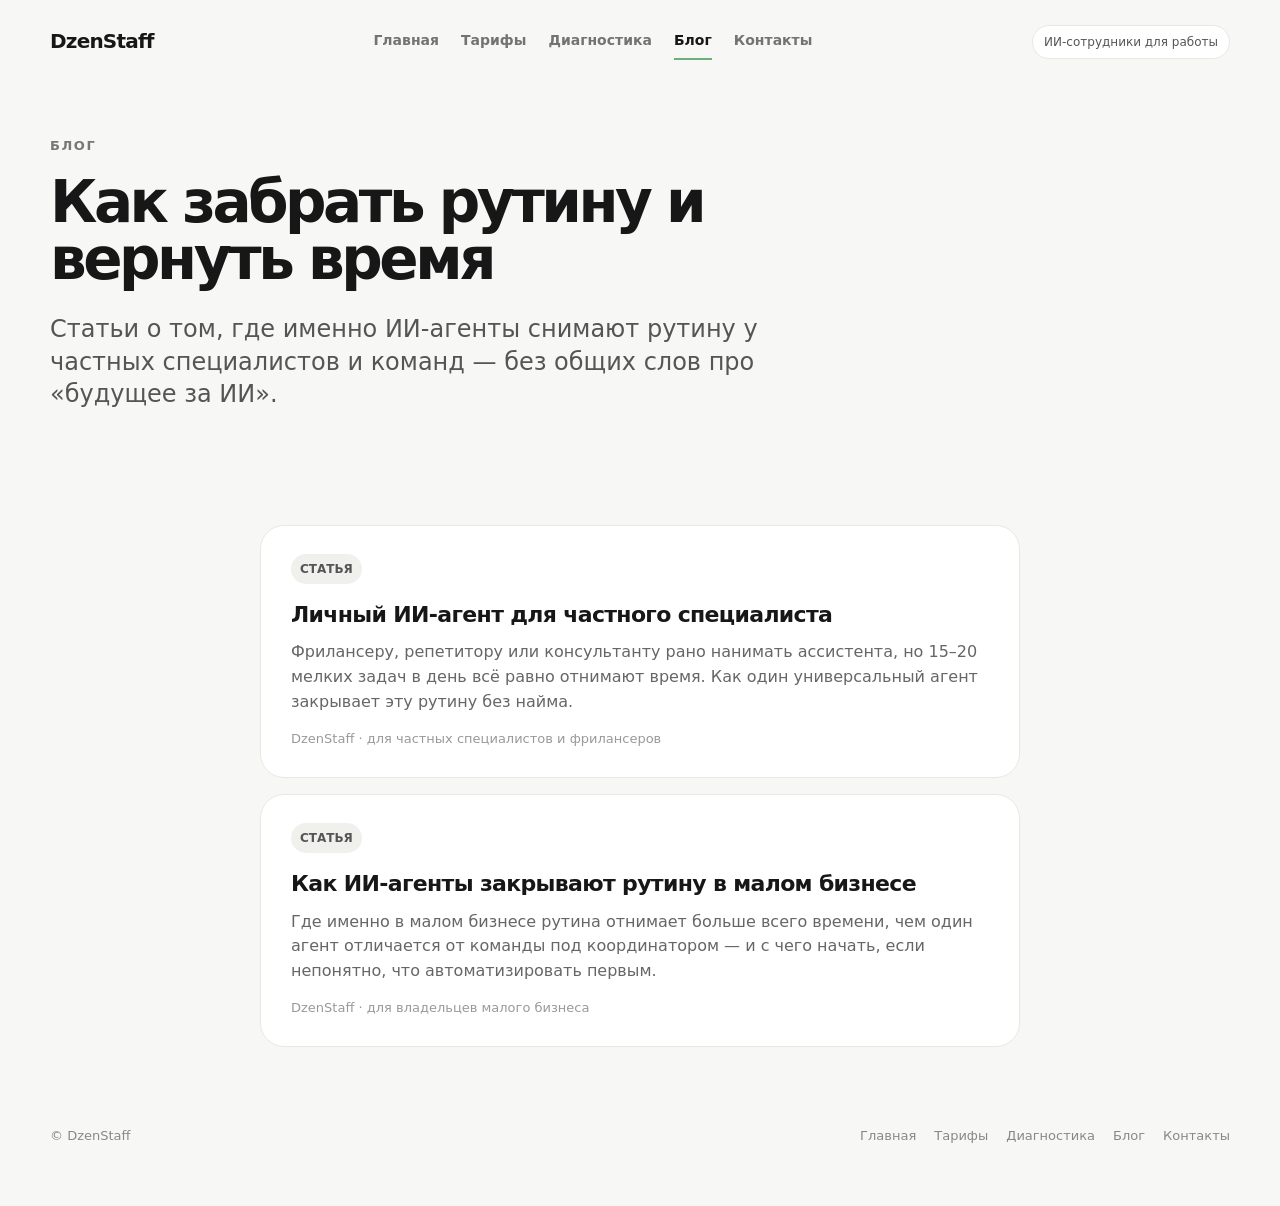
<file: blog/blog-index.html>
<!doctype html>
<html lang="ru">
<head>
<meta charset="utf-8">
<meta name="viewport" content="width=device-width,initial-scale=1">
<title>Блог — DzenStaff</title>
<meta name="description" content="DzenStaff: статьи о том, как ИИ-агенты забирают рутину у частных специалистов и бизнеса.">
<link rel="icon" href="data:image/svg+xml,%3Csvg xmlns='http://www.w3.org/2000/svg' viewBox='0 0 32 32'%3E%3Crect width='32' height='32' rx='8' fill='%23111'/%3E%3Ctext x='16' y='22' font-family='Arial,sans-serif' font-size='15' font-weight='800' fill='%236FAF7D' text-anchor='middle'%3EDZ%3C/text%3E%3C/svg%3E">
<meta property="og:title" content="Блог — DzenStaff">
<meta property="og:description" content="Статьи о том, как ИИ-агенты забирают рутину у частных специалистов и бизнеса.">
<meta property="og:type" content="website">
<meta property="og:site_name" content="DzenStaff">
<meta property="og:image" content="https://aperevedencev-glitch.github.io/dzenstaff-site/assets/og-image.png">
<meta property="og:image:width" content="1200">
<meta property="og:image:height" content="630">
<meta name="twitter:card" content="summary_large_image">
<meta name="twitter:image" content="https://aperevedencev-glitch.github.io/dzenstaff-site/assets/og-image.png">
<link rel="stylesheet" href="../styles.css">
</head>
<body>
<div class="progress"><i id="scrollProgress"></i></div>

<header class="container nav">
  <a href="../index.html" class="logo">DzenStaff</a>
  <nav class="site-nav">
    <a href="../index.html">Главная</a>
    <a href="../pricing.html">Тарифы</a>
    <a href="../quiz.html">Диагностика</a>
    <a href="index.html" class="active">Блог</a>
    <a href="../contact.html">Контакты</a>
  </nav>
  <div class="nav-actions">
    <a href="../quiz.html" class="badge">ИИ-сотрудники для работы</a>
  </div>
</header>

<main>
<section class="container hero compact">
  <div class="eyebrow">Блог</div>
  <h1 style="font-size:clamp(34px,5.5vw,58px)">Как забрать рутину и вернуть время</h1>
  <p class="lead">Статьи о том, где именно ИИ-агенты снимают рутину у частных специалистов и команд — без общих слов про «будущее за ИИ».</p>
</section>

<section class="container section tight">
  <div class="blog-list">
    <a class="blog-card" href="lichny-ii-agent-dlya-chastnogo-specialista.html">
      <span class="tag">СТАТЬЯ</span>
      <h3>Личный ИИ-агент для частного специалиста</h3>
      <p>Фрилансеру, репетитору или консультанту рано нанимать ассистента, но 15–20 мелких задач в день всё равно отнимают время. Как один универсальный агент закрывает эту рутину без найма.</p>
      <div class="blog-meta">DzenStaff · для частных специалистов и фрилансеров</div>
    </a>
    <a class="blog-card" href="kak-ii-agenty-zakryvayut-rutinu-v-malom-biznese.html">
      <span class="tag">СТАТЬЯ</span>
      <h3>Как ИИ-агенты закрывают рутину в малом бизнесе</h3>
      <p>Где именно в малом бизнесе рутина отнимает больше всего времени, чем один агент отличается от команды под координатором — и с чего начать, если непонятно, что автоматизировать первым.</p>
      <div class="blog-meta">DzenStaff · для владельцев малого бизнеса</div>
    </a>
  </div>
</section>
</main>

<footer class="site-footer">
  <div class="container">
    <span>© DzenStaff</span>
    <div class="foot-links">
      <a href="../index.html">Главная</a>
      <a href="../pricing.html">Тарифы</a>
      <a href="../quiz.html">Диагностика</a>
      <a href="index.html">Блог</a>
      <a href="../contact.html">Контакты</a>
    </div>
  </div>
</footer>

<script>
window.addEventListener('scroll',()=>{
 const h=document.documentElement.scrollHeight-innerHeight;
 document.getElementById('scrollProgress').style.width=(h>0?scrollY/h*100:0)+'%';
});
</script>
</body>
</html>
</file>
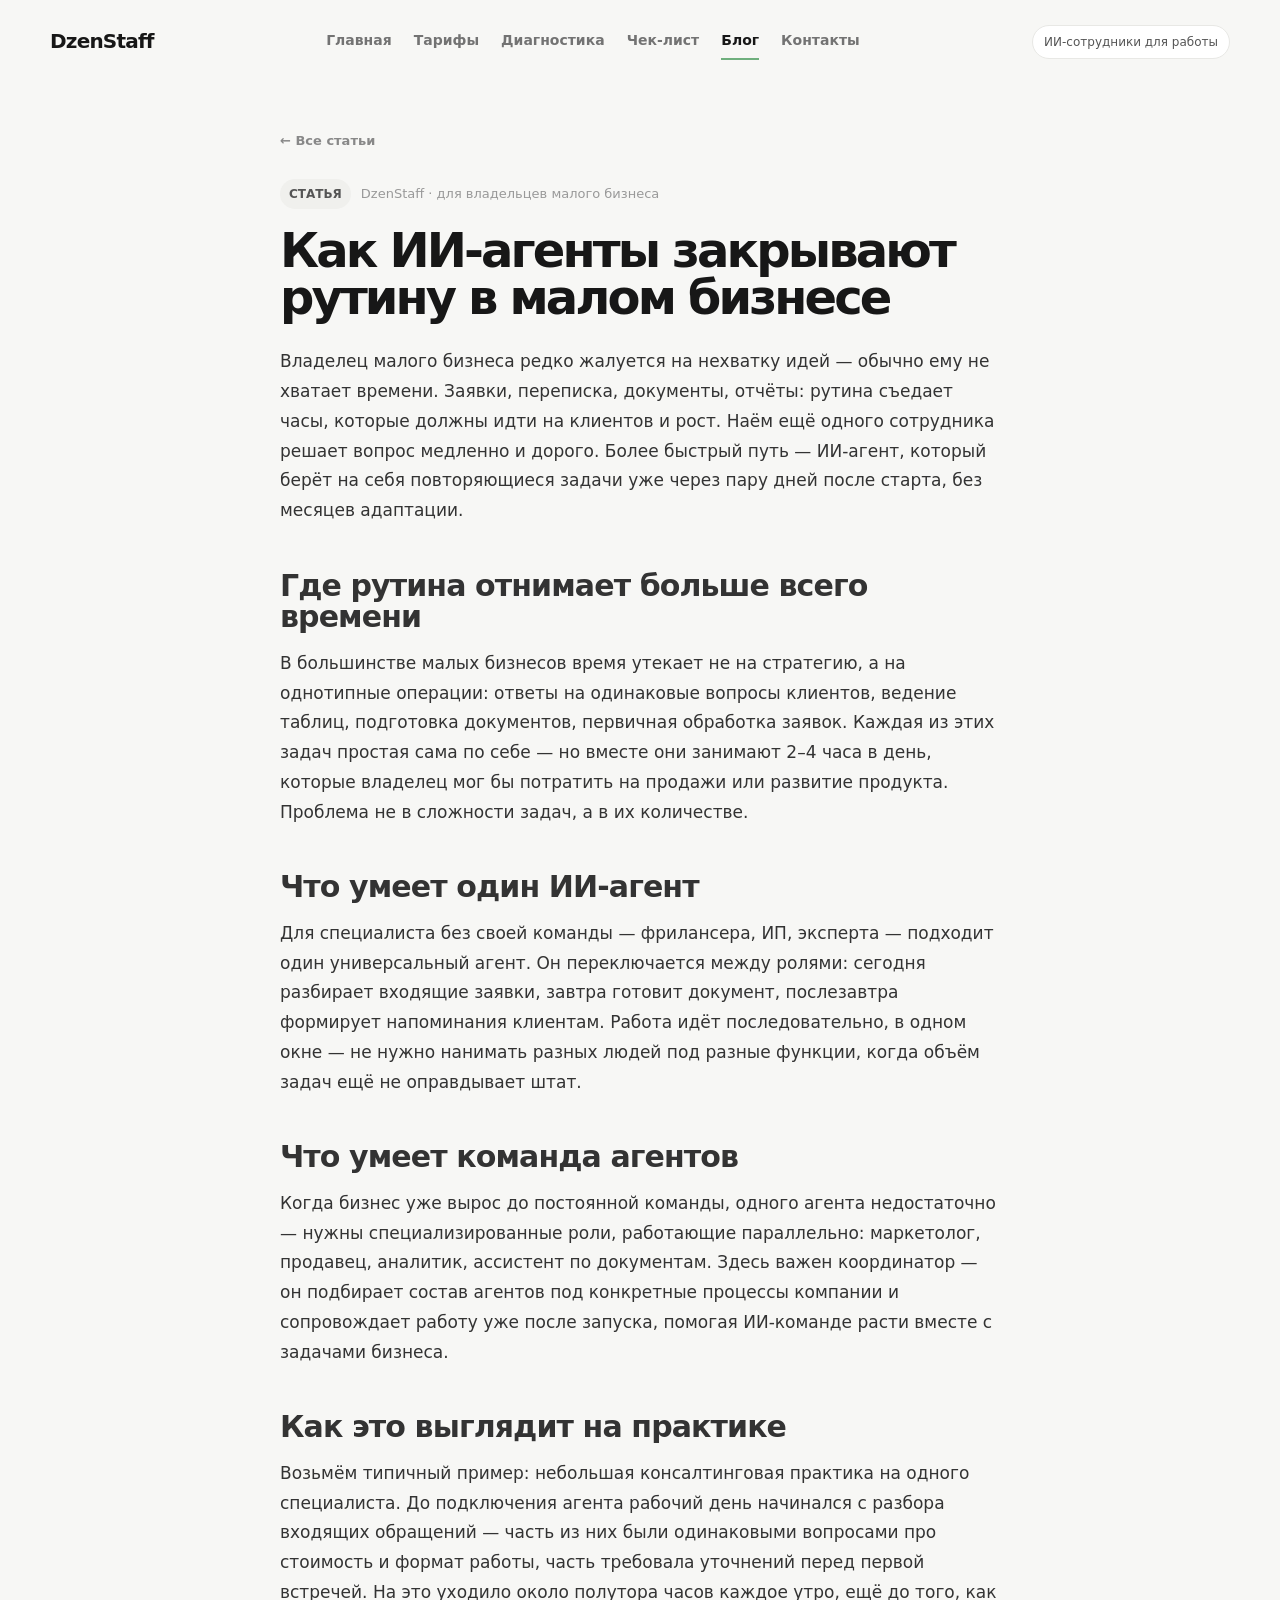
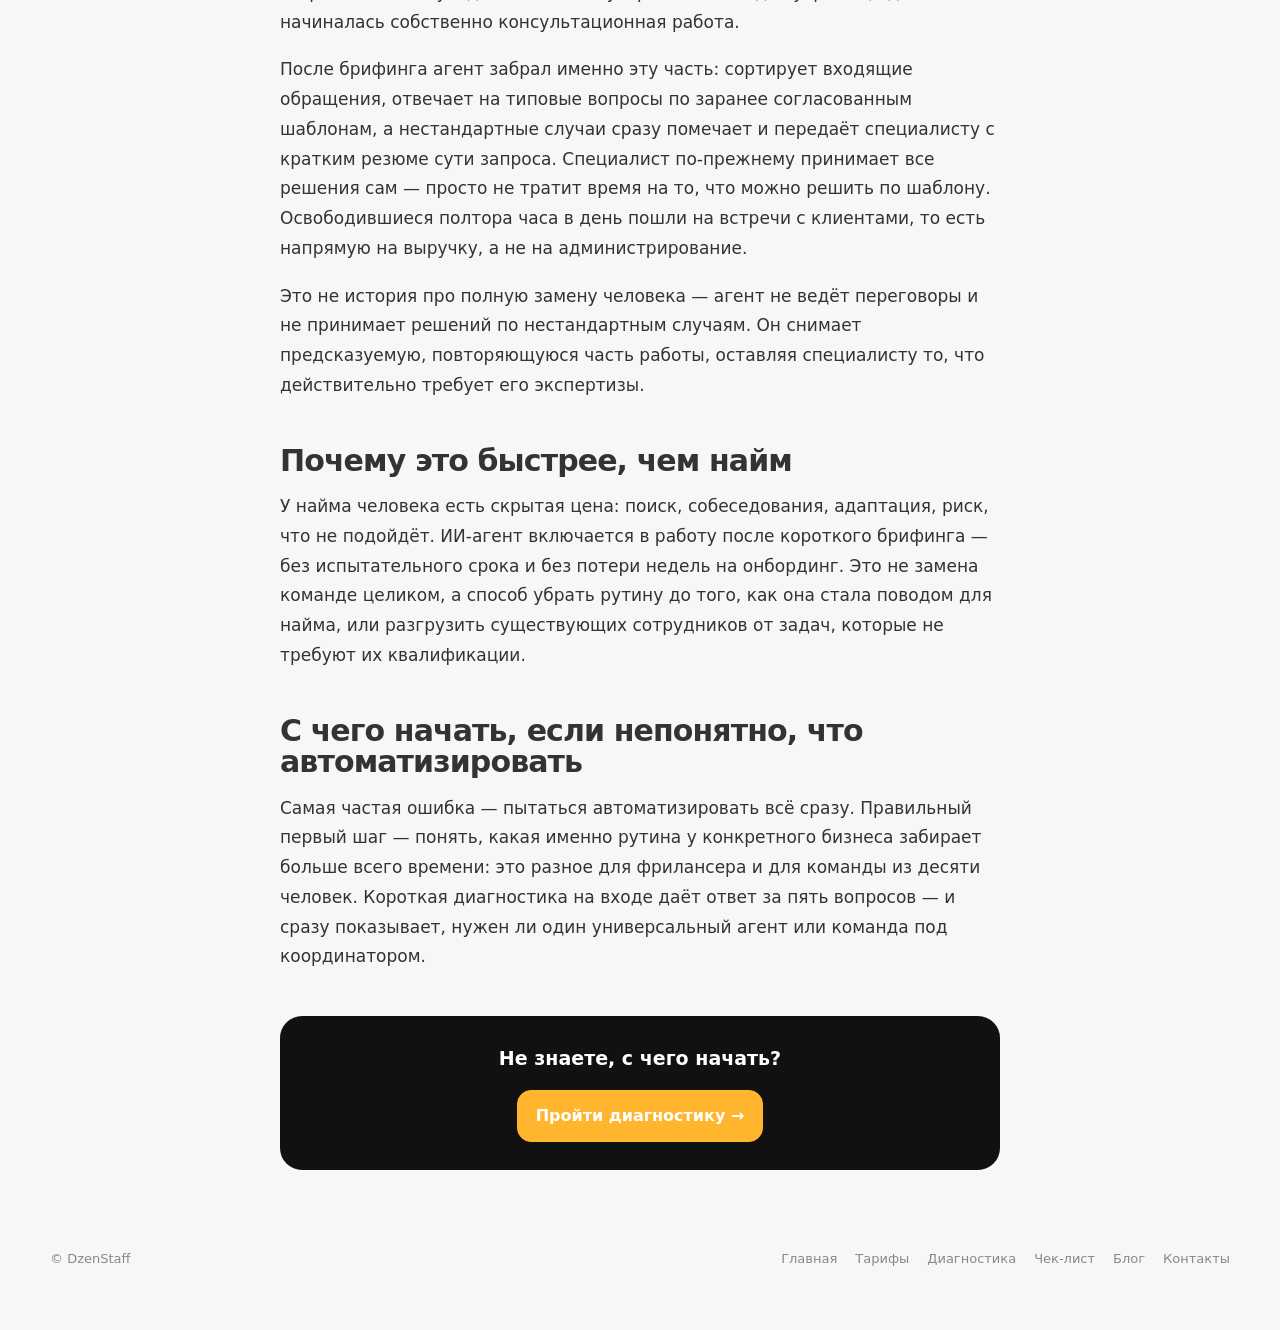
<file: blog/blog-post1-malyi-biznes.html>
<!doctype html>
<html lang="ru">
<head>
<meta charset="utf-8">
<meta name="viewport" content="width=device-width,initial-scale=1">
<title>Как ИИ-агенты закрывают рутину в малом бизнесе — DzenStaff</title>
<meta name="description" content="Где именно в малом бизнесе рутина отнимает больше всего времени, чем один ИИ-агент отличается от команды под координатором — и с чего начать автоматизацию.">
<link rel="icon" href="data:image/svg+xml,%3Csvg xmlns='http://www.w3.org/2000/svg' viewBox='0 0 32 32'%3E%3Crect width='32' height='32' rx='8' fill='%23111'/%3E%3Ctext x='16' y='22' font-family='Arial,sans-serif' font-size='15' font-weight='800' fill='%236FAF7D' text-anchor='middle'%3EDZ%3C/text%3E%3C/svg%3E">
<meta property="og:title" content="Как ИИ-агенты закрывают рутину в малом бизнесе">
<meta property="og:description" content="Где именно рутина отнимает больше всего времени и с чего начать автоматизацию — на примере DzenStaff.">
<meta property="og:type" content="article">
<meta property="og:site_name" content="DzenStaff">
<meta property="og:image" content="https://aperevedencev-glitch.github.io/dzenstaff-site/assets/og-image.png">
<meta property="og:image:width" content="1200">
<meta property="og:image:height" content="630">
<meta name="twitter:card" content="summary_large_image">
<meta name="twitter:image" content="https://aperevedencev-glitch.github.io/dzenstaff-site/assets/og-image.png">
<link rel="stylesheet" href="../styles.css">
</head>
<body>
<div class="progress"><i id="scrollProgress"></i></div>

<header class="container nav">
  <a href="../index.html" class="logo">DzenStaff</a>
  <nav class="site-nav">
    <a href="../index.html">Главная</a>
    <a href="../pricing.html">Тарифы</a>
    <a href="../quiz.html">Диагностика</a>
    <a href="../checklist.html">Чек-лист</a>
    <a href="index.html" class="active">Блог</a>
    <a href="../contact.html">Контакты</a>
  </nav>
  <div class="nav-actions">
    <a href="../quiz.html" class="badge">ИИ-сотрудники для работы</a>
  </div>
</header>

<main>
<section class="container section tight">
  <article class="article">
    <a class="article-back" href="index.html">← Все статьи</a>
    <div class="article-meta">
      <span class="tag">СТАТЬЯ</span>
      <span>DzenStaff · для владельцев малого бизнеса</span>
    </div>
    <h1>Как ИИ-агенты закрывают рутину в малом бизнесе</h1>

    <div class="article-body">
      <p>Владелец малого бизнеса редко жалуется на нехватку идей — обычно ему не хватает времени. Заявки, переписка, документы, отчёты: рутина съедает часы, которые должны идти на клиентов и рост. Наём ещё одного сотрудника решает вопрос медленно и дорого. Более быстрый путь — ИИ-агент, который берёт на себя повторяющиеся задачи уже через пару дней после старта, без месяцев адаптации.</p>

      <h2>Где рутина отнимает больше всего времени</h2>
      <p>В большинстве малых бизнесов время утекает не на стратегию, а на однотипные операции: ответы на одинаковые вопросы клиентов, ведение таблиц, подготовка документов, первичная обработка заявок. Каждая из этих задач простая сама по себе — но вместе они занимают 2–4 часа в день, которые владелец мог бы потратить на продажи или развитие продукта. Проблема не в сложности задач, а в их количестве.</p>

      <h2>Что умеет один ИИ-агент</h2>
      <p>Для специалиста без своей команды — фрилансера, ИП, эксперта — подходит один универсальный агент. Он переключается между ролями: сегодня разбирает входящие заявки, завтра готовит документ, послезавтра формирует напоминания клиентам. Работа идёт последовательно, в одном окне — не нужно нанимать разных людей под разные функции, когда объём задач ещё не оправдывает штат.</p>

      <h2>Что умеет команда агентов</h2>
      <p>Когда бизнес уже вырос до постоянной команды, одного агента недостаточно — нужны специализированные роли, работающие параллельно: маркетолог, продавец, аналитик, ассистент по документам. Здесь важен координатор — он подбирает состав агентов под конкретные процессы компании и сопровождает работу уже после запуска, помогая ИИ-команде расти вместе с задачами бизнеса.</p>

      <h2>Как это выглядит на практике</h2>
      <p>Возьмём типичный пример: небольшая консалтинговая практика на одного специалиста. До подключения агента рабочий день начинался с разбора входящих обращений — часть из них были одинаковыми вопросами про стоимость и формат работы, часть требовала уточнений перед первой встречей. На это уходило около полутора часов каждое утро, ещё до того, как начиналась собственно консультационная работа.</p>
      <p>После брифинга агент забрал именно эту часть: сортирует входящие обращения, отвечает на типовые вопросы по заранее согласованным шаблонам, а нестандартные случаи сразу помечает и передаёт специалисту с кратким резюме сути запроса. Специалист по-прежнему принимает все решения сам — просто не тратит время на то, что можно решить по шаблону. Освободившиеся полтора часа в день пошли на встречи с клиентами, то есть напрямую на выручку, а не на администрирование.</p>
      <p>Это не история про полную замену человека — агент не ведёт переговоры и не принимает решений по нестандартным случаям. Он снимает предсказуемую, повторяющуюся часть работы, оставляя специалисту то, что действительно требует его экспертизы.</p>

      <h2>Почему это быстрее, чем найм</h2>
      <p>У найма человека есть скрытая цена: поиск, собеседования, адаптация, риск, что не подойдёт. ИИ-агент включается в работу после короткого брифинга — без испытательного срока и без потери недель на онбординг. Это не замена команде целиком, а способ убрать рутину до того, как она стала поводом для найма, или разгрузить существующих сотрудников от задач, которые не требуют их квалификации.</p>

      <h2>С чего начать, если непонятно, что автоматизировать</h2>
      <p>Самая частая ошибка — пытаться автоматизировать всё сразу. Правильный первый шаг — понять, какая именно рутина у конкретного бизнеса забирает больше всего времени: это разное для фрилансера и для команды из десяти человек. Короткая диагностика на входе даёт ответ за пять вопросов — и сразу показывает, нужен ли один универсальный агент или команда под координатором.</p>
    </div>

    <div class="article-cta">
      <p>Не знаете, с чего начать?</p>
      <a class="btn cta-orange" href="../quiz.html">Пройти диагностику →</a>
    </div>
  </article>
</section>
</main>

<footer class="site-footer">
  <div class="container">
    <span>© DzenStaff</span>
    <div class="foot-links">
      <a href="../index.html">Главная</a>
      <a href="../pricing.html">Тарифы</a>
      <a href="../quiz.html">Диагностика</a>
      <a href="../checklist.html">Чек-лист</a>
      <a href="index.html">Блог</a>
      <a href="../contact.html">Контакты</a>
    </div>
  </div>
</footer>

<script>
window.addEventListener('scroll',()=>{
 const h=document.documentElement.scrollHeight-innerHeight;
 document.getElementById('scrollProgress').style.width=(h>0?scrollY/h*100:0)+'%';
});
</script>
</body>
</html>
</file>
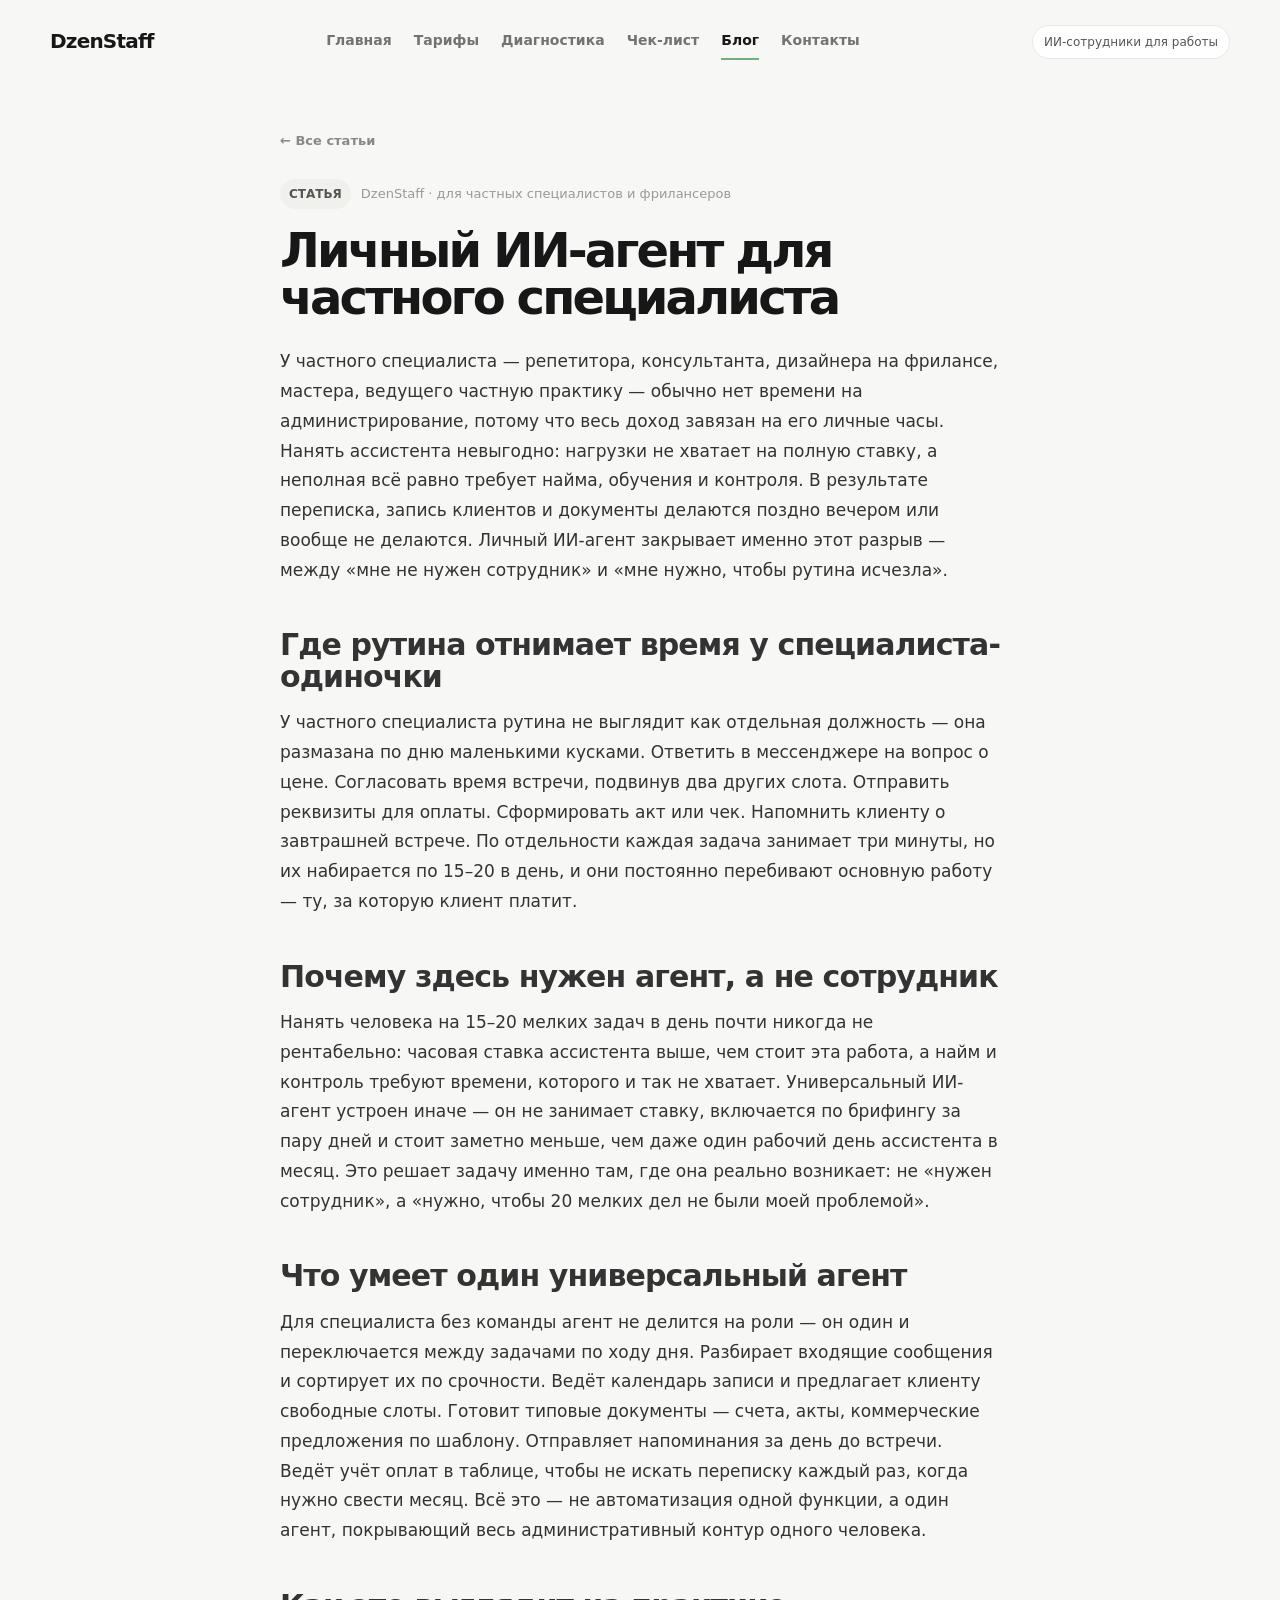
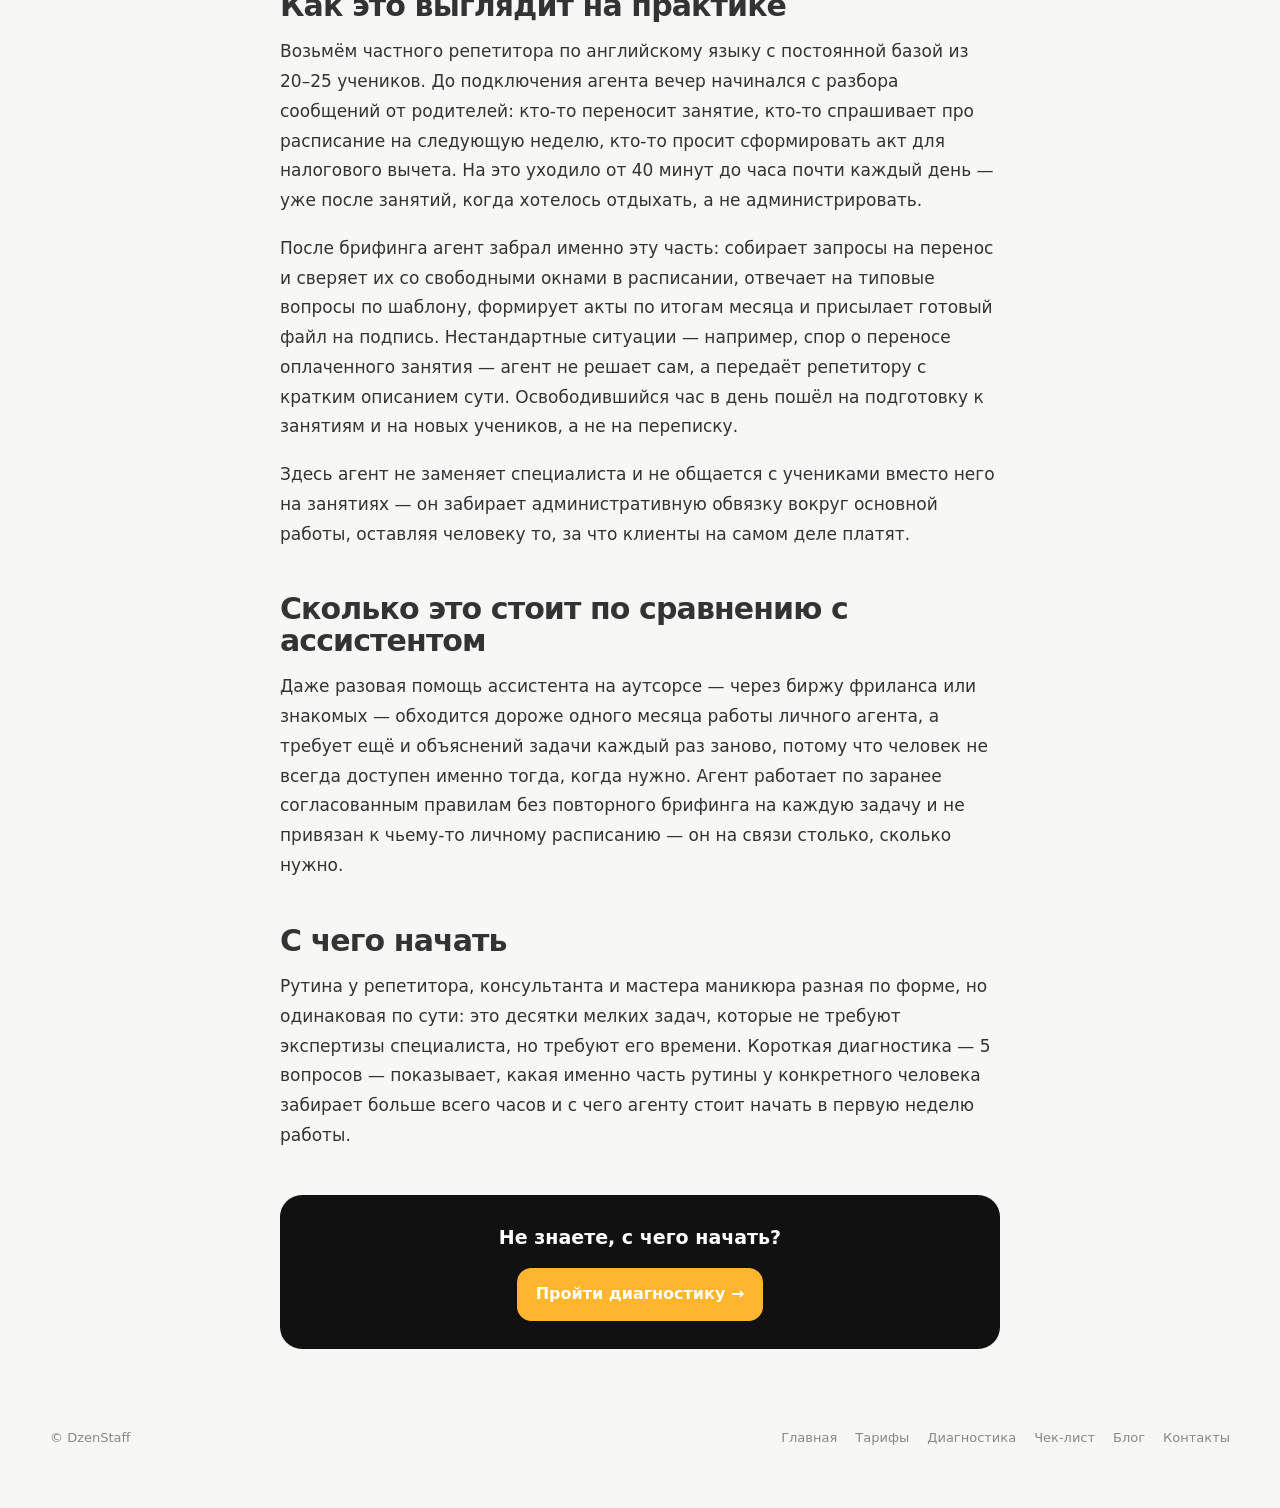
<file: blog/blog-post2-lichny-agent.html>
<!doctype html>
<html lang="ru">
<head>
<meta charset="utf-8">
<meta name="viewport" content="width=device-width,initial-scale=1">
<title>Личный ИИ-агент для частного специалиста — DzenStaff</title>
<meta name="description" content="Фрилансеру или ИП рано нанимать ассистента, но рутина уже отнимает часы. Как один универсальный ИИ-агент закрывает административную работу без штата.">
<link rel="icon" href="data:image/svg+xml,%3Csvg xmlns='http://www.w3.org/2000/svg' viewBox='0 0 32 32'%3E%3Crect width='32' height='32' rx='8' fill='%23111'/%3E%3Ctext x='16' y='22' font-family='Arial,sans-serif' font-size='15' font-weight='800' fill='%236FAF7D' text-anchor='middle'%3EDZ%3C/text%3E%3C/svg%3E">
<meta property="og:title" content="Личный ИИ-агент для частного специалиста">
<meta property="og:description" content="Один универсальный агент закрывает административную рутину фрилансера или ИП — без найма ассистента. Разбор на примере DzenStaff.">
<meta property="og:type" content="article">
<meta property="og:site_name" content="DzenStaff">
<meta property="og:image" content="https://aperevedencev-glitch.github.io/dzenstaff-site/assets/og-image.png">
<meta property="og:image:width" content="1200">
<meta property="og:image:height" content="630">
<meta name="twitter:card" content="summary_large_image">
<meta name="twitter:image" content="https://aperevedencev-glitch.github.io/dzenstaff-site/assets/og-image.png">
<link rel="stylesheet" href="../styles.css">
</head>
<body>
<div class="progress"><i id="scrollProgress"></i></div>

<header class="container nav">
  <a href="../index.html" class="logo">DzenStaff</a>
  <nav class="site-nav">
    <a href="../index.html">Главная</a>
    <a href="../pricing.html">Тарифы</a>
    <a href="../quiz.html">Диагностика</a>
    <a href="../checklist.html">Чек-лист</a>
    <a href="index.html" class="active">Блог</a>
    <a href="../contact.html">Контакты</a>
  </nav>
  <div class="nav-actions">
    <a href="../quiz.html" class="badge">ИИ-сотрудники для работы</a>
  </div>
</header>

<main>
<section class="container section tight">
  <article class="article">
    <a class="article-back" href="index.html">← Все статьи</a>
    <div class="article-meta">
      <span class="tag">СТАТЬЯ</span>
      <span>DzenStaff · для частных специалистов и фрилансеров</span>
    </div>
    <h1>Личный ИИ-агент для частного специалиста</h1>

    <div class="article-body">
      <p>У частного специалиста — репетитора, консультанта, дизайнера на фрилансе, мастера, ведущего частную практику — обычно нет времени на администрирование, потому что весь доход завязан на его личные часы. Нанять ассистента невыгодно: нагрузки не хватает на полную ставку, а неполная всё равно требует найма, обучения и контроля. В результате переписка, запись клиентов и документы делаются поздно вечером или вообще не делаются. Личный ИИ-агент закрывает именно этот разрыв — между «мне не нужен сотрудник» и «мне нужно, чтобы рутина исчезла».</p>

      <h2>Где рутина отнимает время у специалиста-одиночки</h2>
      <p>У частного специалиста рутина не выглядит как отдельная должность — она размазана по дню маленькими кусками. Ответить в мессенджере на вопрос о цене. Согласовать время встречи, подвинув два других слота. Отправить реквизиты для оплаты. Сформировать акт или чек. Напомнить клиенту о завтрашней встрече. По отдельности каждая задача занимает три минуты, но их набирается по 15–20 в день, и они постоянно перебивают основную работу — ту, за которую клиент платит.</p>

      <h2>Почему здесь нужен агент, а не сотрудник</h2>
      <p>Нанять человека на 15–20 мелких задач в день почти никогда не рентабельно: часовая ставка ассистента выше, чем стоит эта работа, а найм и контроль требуют времени, которого и так не хватает. Универсальный ИИ-агент устроен иначе — он не занимает ставку, включается по брифингу за пару дней и стоит заметно меньше, чем даже один рабочий день ассистента в месяц. Это решает задачу именно там, где она реально возникает: не «нужен сотрудник», а «нужно, чтобы 20 мелких дел не были моей проблемой».</p>

      <h2>Что умеет один универсальный агент</h2>
      <p>Для специалиста без команды агент не делится на роли — он один и переключается между задачами по ходу дня. Разбирает входящие сообщения и сортирует их по срочности. Ведёт календарь записи и предлагает клиенту свободные слоты. Готовит типовые документы — счета, акты, коммерческие предложения по шаблону. Отправляет напоминания за день до встречи. Ведёт учёт оплат в таблице, чтобы не искать переписку каждый раз, когда нужно свести месяц. Всё это — не автоматизация одной функции, а один агент, покрывающий весь административный контур одного человека.</p>

      <h2>Как это выглядит на практике</h2>
      <p>Возьмём частного репетитора по английскому языку с постоянной базой из 20–25 учеников. До подключения агента вечер начинался с разбора сообщений от родителей: кто-то переносит занятие, кто-то спрашивает про расписание на следующую неделю, кто-то просит сформировать акт для налогового вычета. На это уходило от 40 минут до часа почти каждый день — уже после занятий, когда хотелось отдыхать, а не администрировать.</p>
      <p>После брифинга агент забрал именно эту часть: собирает запросы на перенос и сверяет их со свободными окнами в расписании, отвечает на типовые вопросы по шаблону, формирует акты по итогам месяца и присылает готовый файл на подпись. Нестандартные ситуации — например, спор о переносе оплаченного занятия — агент не решает сам, а передаёт репетитору с кратким описанием сути. Освободившийся час в день пошёл на подготовку к занятиям и на новых учеников, а не на переписку.</p>
      <p>Здесь агент не заменяет специалиста и не общается с учениками вместо него на занятиях — он забирает административную обвязку вокруг основной работы, оставляя человеку то, за что клиенты на самом деле платят.</p>

      <h2>Сколько это стоит по сравнению с ассистентом</h2>
      <p>Даже разовая помощь ассистента на аутсорсе — через биржу фриланса или знакомых — обходится дороже одного месяца работы личного агента, а требует ещё и объяснений задачи каждый раз заново, потому что человек не всегда доступен именно тогда, когда нужно. Агент работает по заранее согласованным правилам без повторного брифинга на каждую задачу и не привязан к чьему-то личному расписанию — он на связи столько, сколько нужно.</p>

      <h2>С чего начать</h2>
      <p>Рутина у репетитора, консультанта и мастера маникюра разная по форме, но одинаковая по сути: это десятки мелких задач, которые не требуют экспертизы специалиста, но требуют его времени. Короткая диагностика — 5 вопросов — показывает, какая именно часть рутины у конкретного человека забирает больше всего часов и с чего агенту стоит начать в первую неделю работы.</p>
    </div>

    <div class="article-cta">
      <p>Не знаете, с чего начать?</p>
      <a class="btn cta-orange" href="../quiz.html">Пройти диагностику →</a>
    </div>
  </article>
</section>
</main>

<footer class="site-footer">
  <div class="container">
    <span>© DzenStaff</span>
    <div class="foot-links">
      <a href="../index.html">Главная</a>
      <a href="../pricing.html">Тарифы</a>
      <a href="../quiz.html">Диагностика</a>
      <a href="../checklist.html">Чек-лист</a>
      <a href="index.html">Блог</a>
      <a href="../contact.html">Контакты</a>
    </div>
  </div>
</footer>

<script>
window.addEventListener('scroll',()=>{
 const h=document.documentElement.scrollHeight-innerHeight;
 document.getElementById('scrollProgress').style.width=(h>0?scrollY/h*100:0)+'%';
});
</script>
</body>
</html>
</file>
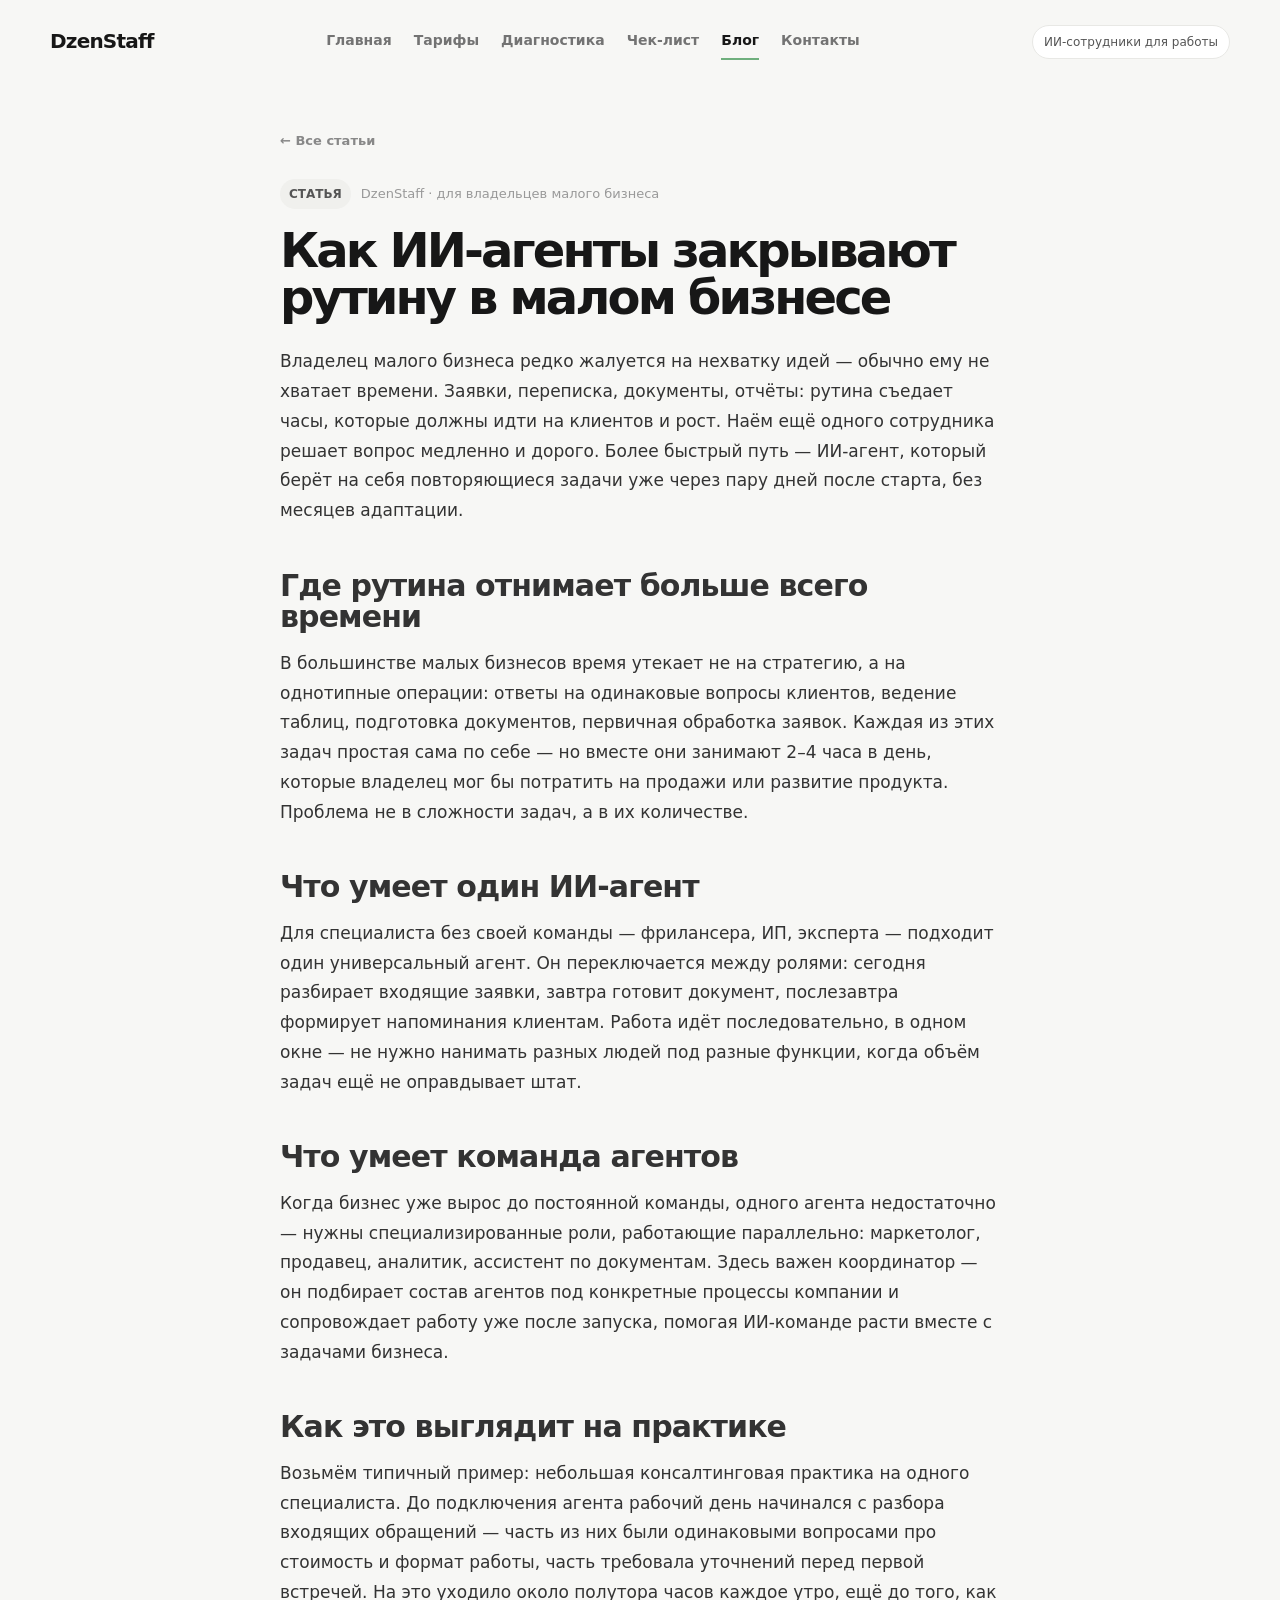
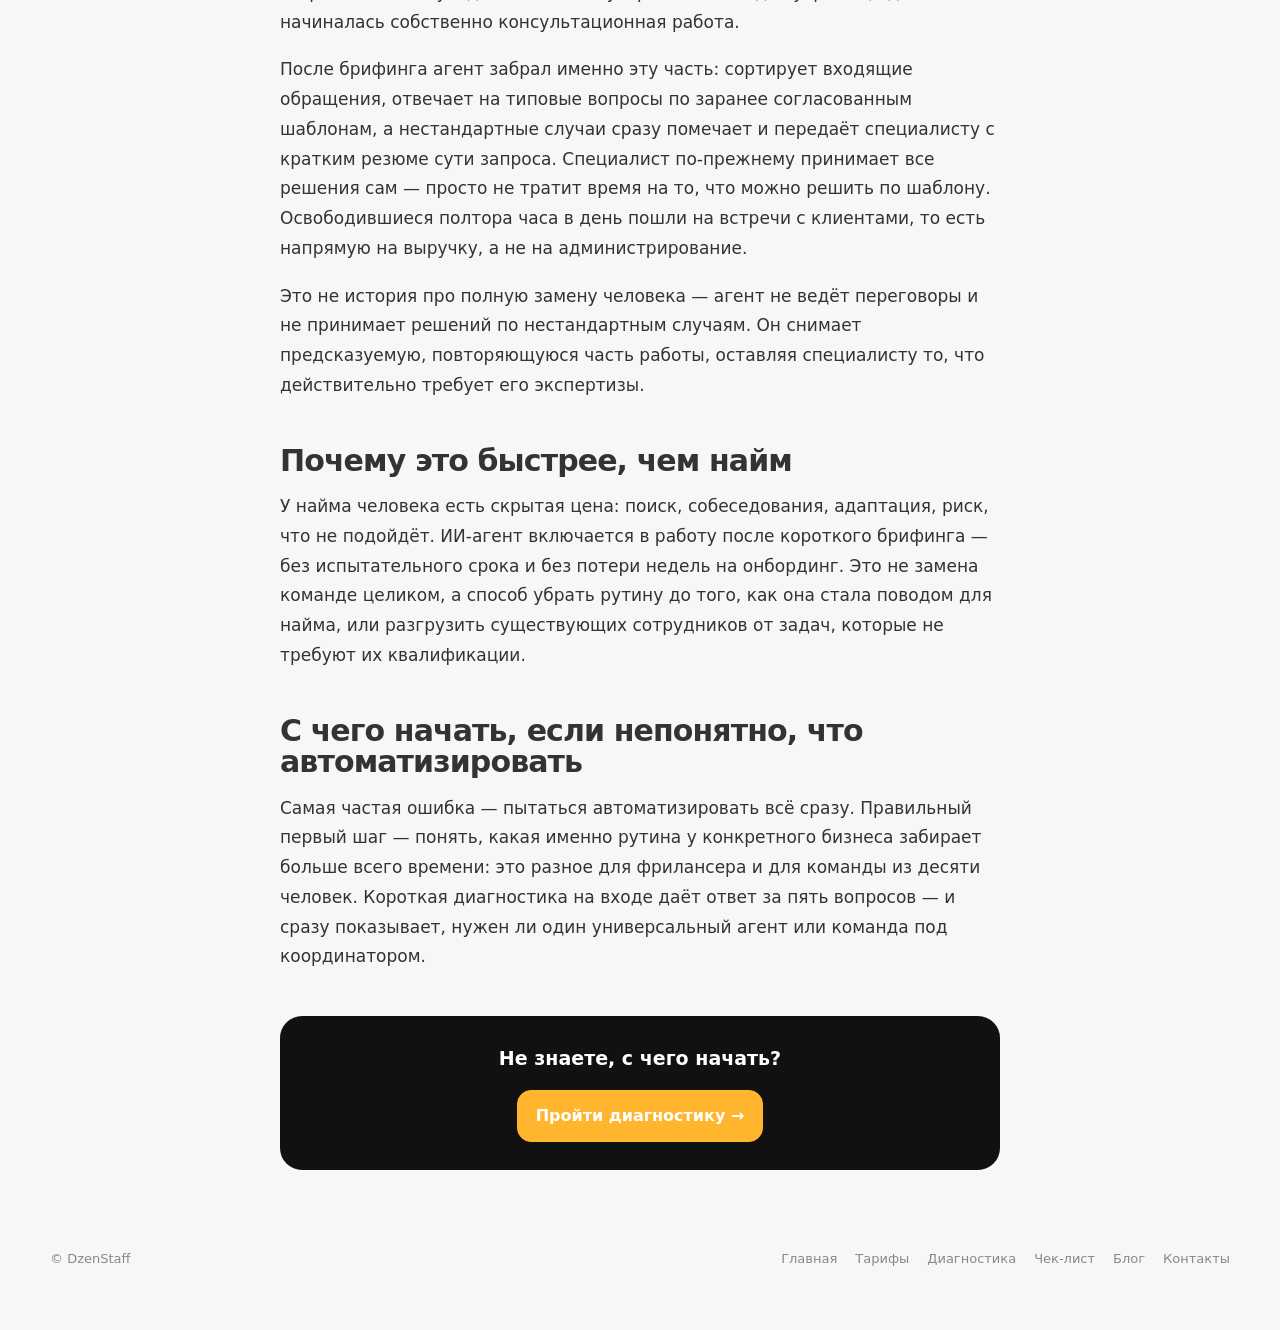
<file: blog/kak-ii-agenty-zakryvayut-rutinu-v-malom-biznese.html>
<!doctype html>
<html lang="ru">
<head>
<meta charset="utf-8">
<meta name="viewport" content="width=device-width,initial-scale=1">
<title>Как ИИ-агенты закрывают рутину в малом бизнесе — DzenStaff</title>
<meta name="description" content="Где именно в малом бизнесе рутина отнимает больше всего времени, чем один ИИ-агент отличается от команды под координатором — и с чего начать автоматизацию.">
<link rel="icon" href="data:image/svg+xml,%3Csvg xmlns='http://www.w3.org/2000/svg' viewBox='0 0 32 32'%3E%3Crect width='32' height='32' rx='8' fill='%23111'/%3E%3Ctext x='16' y='22' font-family='Arial,sans-serif' font-size='15' font-weight='800' fill='%236FAF7D' text-anchor='middle'%3EDZ%3C/text%3E%3C/svg%3E">
<meta property="og:title" content="Как ИИ-агенты закрывают рутину в малом бизнесе">
<meta property="og:description" content="Где именно рутина отнимает больше всего времени и с чего начать автоматизацию — на примере DzenStaff.">
<meta property="og:type" content="article">
<meta property="og:site_name" content="DzenStaff">
<meta property="og:image" content="https://aperevedencev-glitch.github.io/dzenstaff-site/assets/og-image.png">
<meta property="og:image:width" content="1200">
<meta property="og:image:height" content="630">
<meta name="twitter:card" content="summary_large_image">
<meta name="twitter:image" content="https://aperevedencev-glitch.github.io/dzenstaff-site/assets/og-image.png">
<link rel="stylesheet" href="../styles.css">
<!-- Yandex.Metrika counter -->
<script type="text/javascript">
    (function(m,e,t,r,i,k,a){
        m[i]=m[i]||function(){(m[i].a=m[i].a||[]).push(arguments)};
        m[i].l=1*new Date();
        for (var j = 0; j < document.scripts.length; j++) {if (document.scripts[j].src === r) { return; }}
        k=e.createElement(t),a=e.getElementsByTagName(t)[0],k.async=1,k.src=r,a.parentNode.insertBefore(k,a)
    })(window, document,'script','https://mc.yandex.ru/metrika/tag.js?id=113068025', 'ym');

    ym(113068025, 'init', {ssr:true, webvisor:true, clickmap:true, ecommerce:"dataLayer", referrer: document.referrer, url: location.href, accurateTrackBounce:true, trackLinks:true});
</script>
<noscript><div><img src="https://mc.yandex.ru/watch/113068025" style="position:absolute; left:-9999px;" alt="" /></div></noscript>
<!-- /Yandex.Metrika counter -->
</head>
<body>
<div class="progress"><i id="scrollProgress"></i></div>

<header class="container nav">
  <a href="../index.html" class="logo">DzenStaff</a>
  <nav class="site-nav">
    <a href="../index.html">Главная</a>
    <a href="../pricing.html">Тарифы</a>
    <a href="../quiz.html">Диагностика</a>
    <a href="../checklist.html">Чек-лист</a>
    <a href="index.html" class="active">Блог</a>
    <a href="../contact.html">Контакты</a>
  </nav>
  <div class="nav-actions">
    <a href="../quiz.html" class="badge">ИИ-сотрудники для работы</a>
  </div>
</header>

<main>
<section class="container section tight">
  <article class="article">
    <a class="article-back" href="index.html">← Все статьи</a>
    <div class="article-meta">
      <span class="tag">СТАТЬЯ</span>
      <span>DzenStaff · для владельцев малого бизнеса</span>
    </div>
    <h1>Как ИИ-агенты закрывают рутину в малом бизнесе</h1>

    <div class="article-body">
      <p>Владелец малого бизнеса редко жалуется на нехватку идей — обычно ему не хватает времени. Заявки, переписка, документы, отчёты: рутина съедает часы, которые должны идти на клиентов и рост. Наём ещё одного сотрудника решает вопрос медленно и дорого. Более быстрый путь — ИИ-агент, который берёт на себя повторяющиеся задачи уже через пару дней после старта, без месяцев адаптации.</p>

      <h2>Где рутина отнимает больше всего времени</h2>
      <p>В большинстве малых бизнесов время утекает не на стратегию, а на однотипные операции: ответы на одинаковые вопросы клиентов, ведение таблиц, подготовка документов, первичная обработка заявок. Каждая из этих задач простая сама по себе — но вместе они занимают 2–4 часа в день, которые владелец мог бы потратить на продажи или развитие продукта. Проблема не в сложности задач, а в их количестве.</p>

      <h2>Что умеет один ИИ-агент</h2>
      <p>Для специалиста без своей команды — фрилансера, ИП, эксперта — подходит один универсальный агент. Он переключается между ролями: сегодня разбирает входящие заявки, завтра готовит документ, послезавтра формирует напоминания клиентам. Работа идёт последовательно, в одном окне — не нужно нанимать разных людей под разные функции, когда объём задач ещё не оправдывает штат.</p>

      <h2>Что умеет команда агентов</h2>
      <p>Когда бизнес уже вырос до постоянной команды, одного агента недостаточно — нужны специализированные роли, работающие параллельно: маркетолог, продавец, аналитик, ассистент по документам. Здесь важен координатор — он подбирает состав агентов под конкретные процессы компании и сопровождает работу уже после запуска, помогая ИИ-команде расти вместе с задачами бизнеса.</p>

      <h2>Как это выглядит на практике</h2>
      <p>Возьмём типичный пример: небольшая консалтинговая практика на одного специалиста. До подключения агента рабочий день начинался с разбора входящих обращений — часть из них были одинаковыми вопросами про стоимость и формат работы, часть требовала уточнений перед первой встречей. На это уходило около полутора часов каждое утро, ещё до того, как начиналась собственно консультационная работа.</p>
      <p>После брифинга агент забрал именно эту часть: сортирует входящие обращения, отвечает на типовые вопросы по заранее согласованным шаблонам, а нестандартные случаи сразу помечает и передаёт специалисту с кратким резюме сути запроса. Специалист по-прежнему принимает все решения сам — просто не тратит время на то, что можно решить по шаблону. Освободившиеся полтора часа в день пошли на встречи с клиентами, то есть напрямую на выручку, а не на администрирование.</p>
      <p>Это не история про полную замену человека — агент не ведёт переговоры и не принимает решений по нестандартным случаям. Он снимает предсказуемую, повторяющуюся часть работы, оставляя специалисту то, что действительно требует его экспертизы.</p>

      <h2>Почему это быстрее, чем найм</h2>
      <p>У найма человека есть скрытая цена: поиск, собеседования, адаптация, риск, что не подойдёт. ИИ-агент включается в работу после короткого брифинга — без испытательного срока и без потери недель на онбординг. Это не замена команде целиком, а способ убрать рутину до того, как она стала поводом для найма, или разгрузить существующих сотрудников от задач, которые не требуют их квалификации.</p>

      <h2>С чего начать, если непонятно, что автоматизировать</h2>
      <p>Самая частая ошибка — пытаться автоматизировать всё сразу. Правильный первый шаг — понять, какая именно рутина у конкретного бизнеса забирает больше всего времени: это разное для фрилансера и для команды из десяти человек. Короткая диагностика на входе даёт ответ за пять вопросов — и сразу показывает, нужен ли один универсальный агент или команда под координатором.</p>
    </div>

    <div class="article-cta">
      <p>Не знаете, с чего начать?</p>
      <a class="btn cta-orange" href="../quiz.html">Пройти диагностику →</a>
    </div>
  </article>
</section>
</main>

<footer class="site-footer">
  <div class="container">
    <span>© DzenStaff</span>
    <div class="foot-links">
      <a href="../index.html">Главная</a>
      <a href="../pricing.html">Тарифы</a>
      <a href="../quiz.html">Диагностика</a>
      <a href="../checklist.html">Чек-лист</a>
      <a href="index.html">Блог</a>
      <a href="../contact.html">Контакты</a>
    </div>
  </div>
</footer>

<script>
window.addEventListener('scroll',()=>{
 const h=document.documentElement.scrollHeight-innerHeight;
 document.getElementById('scrollProgress').style.width=(h>0?scrollY/h*100:0)+'%';
});
</script>
</body>
</html>
</file>
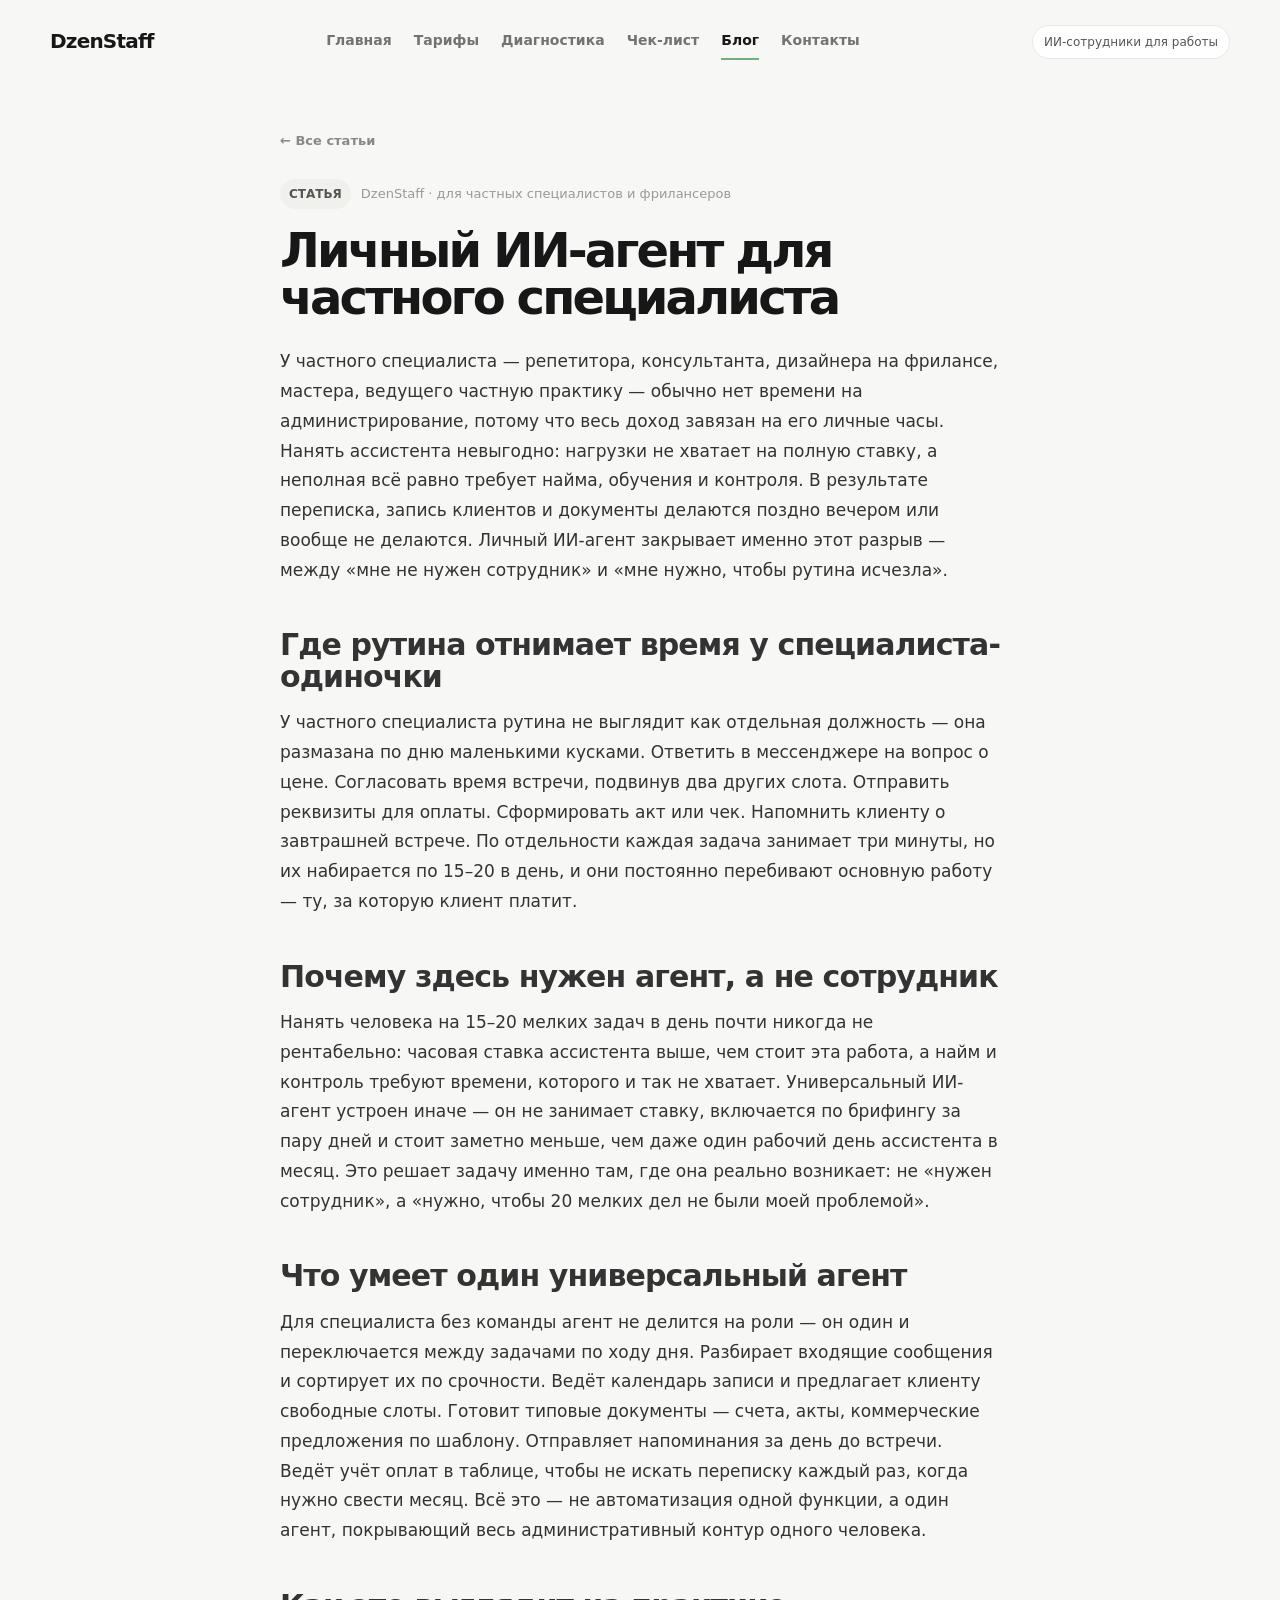
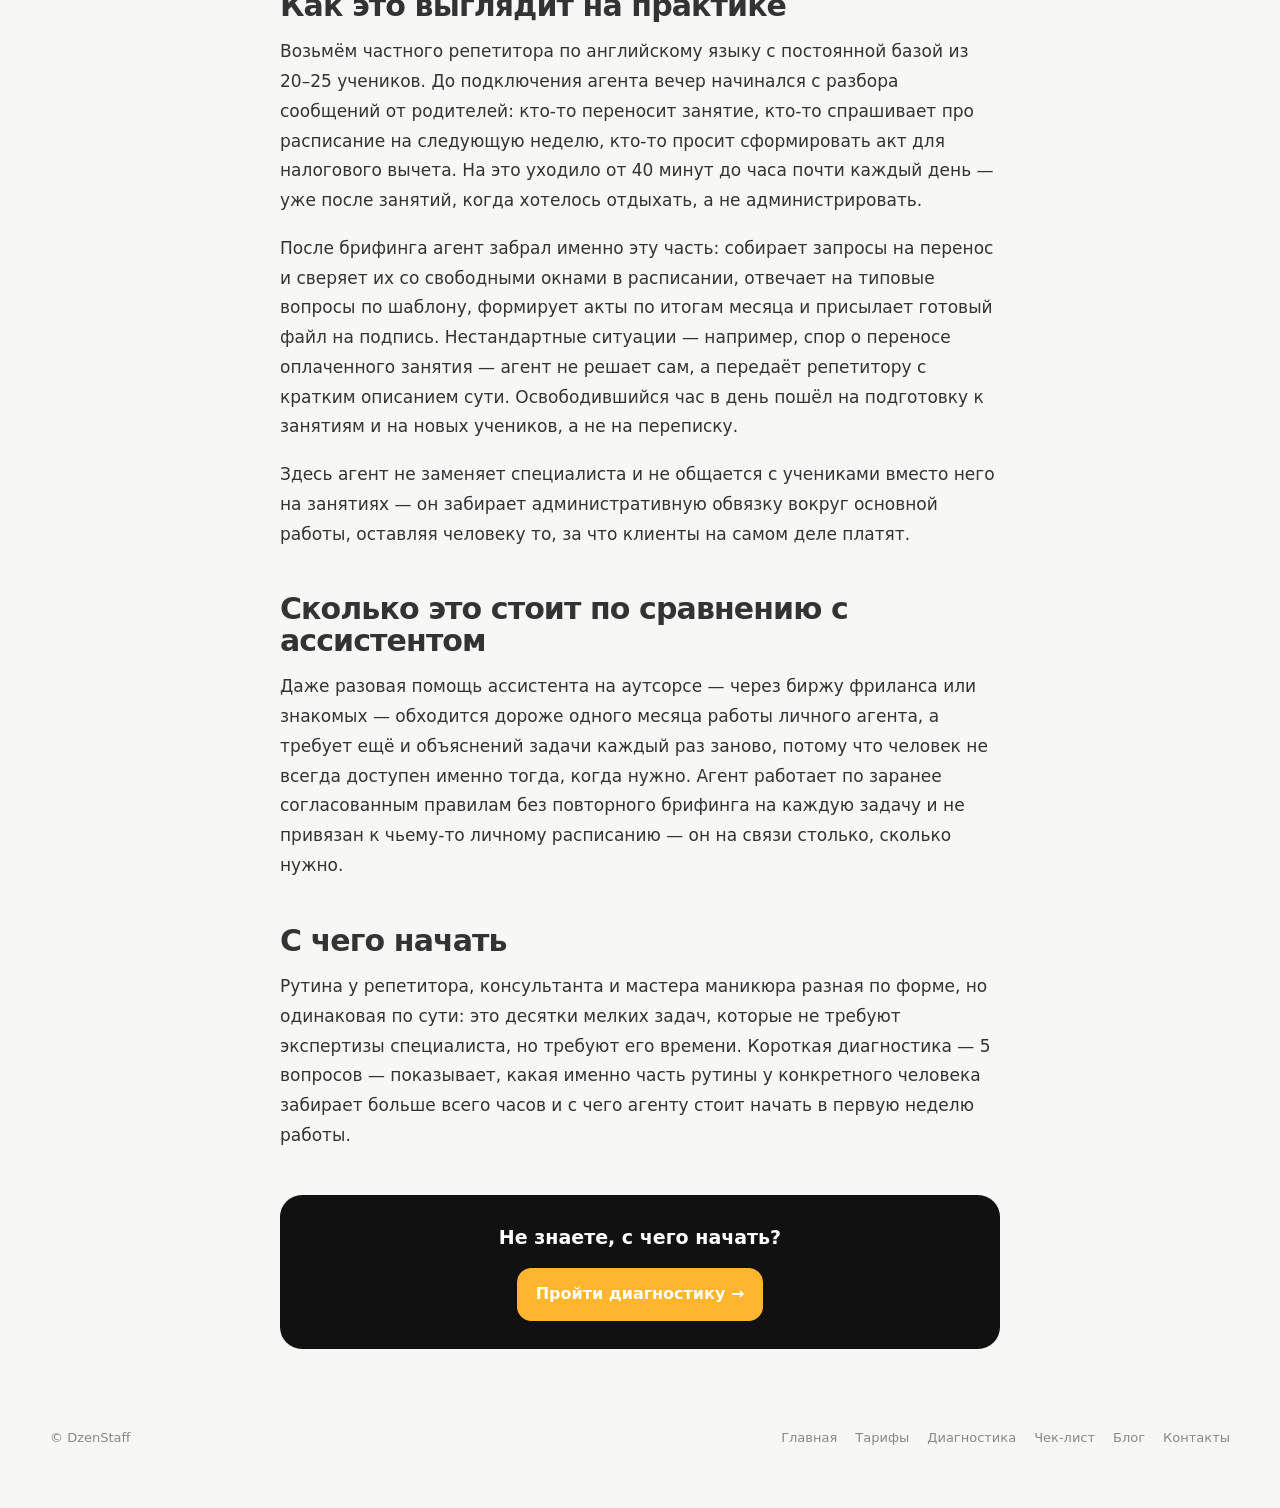
<file: blog/lichny-ii-agent-dlya-chastnogo-specialista.html>
<!doctype html>
<html lang="ru">
<head>
<meta charset="utf-8">
<meta name="viewport" content="width=device-width,initial-scale=1">
<title>Личный ИИ-агент для частного специалиста — DzenStaff</title>
<meta name="description" content="Фрилансеру или ИП рано нанимать ассистента, но рутина уже отнимает часы. Как один универсальный ИИ-агент закрывает административную работу без штата.">
<link rel="icon" href="data:image/svg+xml,%3Csvg xmlns='http://www.w3.org/2000/svg' viewBox='0 0 32 32'%3E%3Crect width='32' height='32' rx='8' fill='%23111'/%3E%3Ctext x='16' y='22' font-family='Arial,sans-serif' font-size='15' font-weight='800' fill='%236FAF7D' text-anchor='middle'%3EDZ%3C/text%3E%3C/svg%3E">
<meta property="og:title" content="Личный ИИ-агент для частного специалиста">
<meta property="og:description" content="Один универсальный агент закрывает административную рутину фрилансера или ИП — без найма ассистента. Разбор на примере DzenStaff.">
<meta property="og:type" content="article">
<meta property="og:site_name" content="DzenStaff">
<meta property="og:image" content="https://aperevedencev-glitch.github.io/dzenstaff-site/assets/og-image.png">
<meta property="og:image:width" content="1200">
<meta property="og:image:height" content="630">
<meta name="twitter:card" content="summary_large_image">
<meta name="twitter:image" content="https://aperevedencev-glitch.github.io/dzenstaff-site/assets/og-image.png">
<link rel="stylesheet" href="../styles.css">
<!-- Yandex.Metrika counter -->
<script type="text/javascript">
    (function(m,e,t,r,i,k,a){
        m[i]=m[i]||function(){(m[i].a=m[i].a||[]).push(arguments)};
        m[i].l=1*new Date();
        for (var j = 0; j < document.scripts.length; j++) {if (document.scripts[j].src === r) { return; }}
        k=e.createElement(t),a=e.getElementsByTagName(t)[0],k.async=1,k.src=r,a.parentNode.insertBefore(k,a)
    })(window, document,'script','https://mc.yandex.ru/metrika/tag.js?id=113068025', 'ym');

    ym(113068025, 'init', {ssr:true, webvisor:true, clickmap:true, ecommerce:"dataLayer", referrer: document.referrer, url: location.href, accurateTrackBounce:true, trackLinks:true});
</script>
<noscript><div><img src="https://mc.yandex.ru/watch/113068025" style="position:absolute; left:-9999px;" alt="" /></div></noscript>
<!-- /Yandex.Metrika counter -->
</head>
<body>
<div class="progress"><i id="scrollProgress"></i></div>

<header class="container nav">
  <a href="../index.html" class="logo">DzenStaff</a>
  <nav class="site-nav">
    <a href="../index.html">Главная</a>
    <a href="../pricing.html">Тарифы</a>
    <a href="../quiz.html">Диагностика</a>
    <a href="../checklist.html">Чек-лист</a>
    <a href="index.html" class="active">Блог</a>
    <a href="../contact.html">Контакты</a>
  </nav>
  <div class="nav-actions">
    <a href="../quiz.html" class="badge">ИИ-сотрудники для работы</a>
  </div>
</header>

<main>
<section class="container section tight">
  <article class="article">
    <a class="article-back" href="index.html">← Все статьи</a>
    <div class="article-meta">
      <span class="tag">СТАТЬЯ</span>
      <span>DzenStaff · для частных специалистов и фрилансеров</span>
    </div>
    <h1>Личный ИИ-агент для частного специалиста</h1>

    <div class="article-body">
      <p>У частного специалиста — репетитора, консультанта, дизайнера на фрилансе, мастера, ведущего частную практику — обычно нет времени на администрирование, потому что весь доход завязан на его личные часы. Нанять ассистента невыгодно: нагрузки не хватает на полную ставку, а неполная всё равно требует найма, обучения и контроля. В результате переписка, запись клиентов и документы делаются поздно вечером или вообще не делаются. Личный ИИ-агент закрывает именно этот разрыв — между «мне не нужен сотрудник» и «мне нужно, чтобы рутина исчезла».</p>

      <h2>Где рутина отнимает время у специалиста-одиночки</h2>
      <p>У частного специалиста рутина не выглядит как отдельная должность — она размазана по дню маленькими кусками. Ответить в мессенджере на вопрос о цене. Согласовать время встречи, подвинув два других слота. Отправить реквизиты для оплаты. Сформировать акт или чек. Напомнить клиенту о завтрашней встрече. По отдельности каждая задача занимает три минуты, но их набирается по 15–20 в день, и они постоянно перебивают основную работу — ту, за которую клиент платит.</p>

      <h2>Почему здесь нужен агент, а не сотрудник</h2>
      <p>Нанять человека на 15–20 мелких задач в день почти никогда не рентабельно: часовая ставка ассистента выше, чем стоит эта работа, а найм и контроль требуют времени, которого и так не хватает. Универсальный ИИ-агент устроен иначе — он не занимает ставку, включается по брифингу за пару дней и стоит заметно меньше, чем даже один рабочий день ассистента в месяц. Это решает задачу именно там, где она реально возникает: не «нужен сотрудник», а «нужно, чтобы 20 мелких дел не были моей проблемой».</p>

      <h2>Что умеет один универсальный агент</h2>
      <p>Для специалиста без команды агент не делится на роли — он один и переключается между задачами по ходу дня. Разбирает входящие сообщения и сортирует их по срочности. Ведёт календарь записи и предлагает клиенту свободные слоты. Готовит типовые документы — счета, акты, коммерческие предложения по шаблону. Отправляет напоминания за день до встречи. Ведёт учёт оплат в таблице, чтобы не искать переписку каждый раз, когда нужно свести месяц. Всё это — не автоматизация одной функции, а один агент, покрывающий весь административный контур одного человека.</p>

      <h2>Как это выглядит на практике</h2>
      <p>Возьмём частного репетитора по английскому языку с постоянной базой из 20–25 учеников. До подключения агента вечер начинался с разбора сообщений от родителей: кто-то переносит занятие, кто-то спрашивает про расписание на следующую неделю, кто-то просит сформировать акт для налогового вычета. На это уходило от 40 минут до часа почти каждый день — уже после занятий, когда хотелось отдыхать, а не администрировать.</p>
      <p>После брифинга агент забрал именно эту часть: собирает запросы на перенос и сверяет их со свободными окнами в расписании, отвечает на типовые вопросы по шаблону, формирует акты по итогам месяца и присылает готовый файл на подпись. Нестандартные ситуации — например, спор о переносе оплаченного занятия — агент не решает сам, а передаёт репетитору с кратким описанием сути. Освободившийся час в день пошёл на подготовку к занятиям и на новых учеников, а не на переписку.</p>
      <p>Здесь агент не заменяет специалиста и не общается с учениками вместо него на занятиях — он забирает административную обвязку вокруг основной работы, оставляя человеку то, за что клиенты на самом деле платят.</p>

      <h2>Сколько это стоит по сравнению с ассистентом</h2>
      <p>Даже разовая помощь ассистента на аутсорсе — через биржу фриланса или знакомых — обходится дороже одного месяца работы личного агента, а требует ещё и объяснений задачи каждый раз заново, потому что человек не всегда доступен именно тогда, когда нужно. Агент работает по заранее согласованным правилам без повторного брифинга на каждую задачу и не привязан к чьему-то личному расписанию — он на связи столько, сколько нужно.</p>

      <h2>С чего начать</h2>
      <p>Рутина у репетитора, консультанта и мастера маникюра разная по форме, но одинаковая по сути: это десятки мелких задач, которые не требуют экспертизы специалиста, но требуют его времени. Короткая диагностика — 5 вопросов — показывает, какая именно часть рутины у конкретного человека забирает больше всего часов и с чего агенту стоит начать в первую неделю работы.</p>
    </div>

    <div class="article-cta">
      <p>Не знаете, с чего начать?</p>
      <a class="btn cta-orange" href="../quiz.html">Пройти диагностику →</a>
    </div>
  </article>
</section>
</main>

<footer class="site-footer">
  <div class="container">
    <span>© DzenStaff</span>
    <div class="foot-links">
      <a href="../index.html">Главная</a>
      <a href="../pricing.html">Тарифы</a>
      <a href="../quiz.html">Диагностика</a>
      <a href="../checklist.html">Чек-лист</a>
      <a href="index.html">Блог</a>
      <a href="../contact.html">Контакты</a>
    </div>
  </div>
</footer>

<script>
window.addEventListener('scroll',()=>{
 const h=document.documentElement.scrollHeight-innerHeight;
 document.getElementById('scrollProgress').style.width=(h>0?scrollY/h*100:0)+'%';
});
</script>
</body>
</html>
</file>
<file: styles.css>
:root{
  --bg:#f7f7f5;--card:#fff;--ink:#171717;--muted:#737373;--line:#e8e8e5;
  --accent:#111;--soft:#f1f1ee;--green:#6FAF7D;
  --shadow:0 18px 60px rgba(0,0,0,.07);--radius:24px
}
*{box-sizing:border-box}
html{scroll-behavior:smooth}
body{margin:0;background:var(--bg);color:var(--ink);font-family:Inter,ui-sans-serif,system-ui,-apple-system,BlinkMacSystemFont,"Segoe UI",sans-serif;line-height:1.55}
button,input{font:inherit}
button{cursor:pointer}
a{color:inherit}
.accent{color:var(--green)}
.container{width:min(1080px,calc(100% - 36px));margin:auto}

/* ---------- layout stability (side gutters, no overflow) ---------- */
html,body{width:100%;max-width:100%;overflow-x:hidden}
body{padding-left:24px;padding-right:24px}
*,*::before,*::after{box-sizing:border-box}
.container,main,.page,.wrap,.content,.shell{width:100%;max-width:1180px;margin-left:auto;margin-right:auto}
section,.card,.panel,.quiz,.quiz-card,.offer,.calculator,
.funnel-stage,.result,.result-card,.cta,form{min-width:0;max-width:100%}
img,svg,video,canvas{max-width:100%;height:auto}
input,select,textarea,button{max-width:100%;font:inherit}
input[type="text"],input[type="number"],input[type="email"],input[type="tel"],select,textarea{width:100%;min-width:0}
textarea{resize:vertical}
.grid,.cards,.quiz-grid,.roles-grid,.comparison-grid{width:100%;min-width:0}
.grid>*,.cards>*,.quiz-grid>*,.roles-grid>*,.comparison-grid>*{min-width:0}
.btn,button,a.btn{max-width:100%;white-space:normal;overflow-wrap:anywhere}
table{width:100%;max-width:100%;table-layout:fixed}
td,th{overflow-wrap:anywhere;word-break:normal}
/* .funnel-stage/.cta/.result-card/form above reset max-width to 100%, which
   cancels .container's own cap for elements combining both classes —
   .container must always win regardless of what else is on the element. */
.container{max-width:1180px!important}

@media (max-width:760px){
  body{padding-left:14px;padding-right:14px}
  .container,main,.page,.wrap,.content,.shell{max-width:100%}
  .grid,.cards,.quiz-grid,.roles-grid,.comparison-grid{grid-template-columns:1fr!important}
  .hero,.section,section{padding-left:0;padding-right:0}
  .card,.panel,.quiz-card,.offer,.calculator,.funnel-stage,.result,.result-card{width:100%}
  table{font-size:13px}
}
@media (min-width:761px){body{padding-left:32px;padding-right:32px}}

/* ---------- top nav (shared across all pages) ---------- */
.progress{position:fixed;z-index:50;top:0;left:0;width:100%;height:3px;background:transparent}
.progress i{display:block;height:100%;width:0;background:#111;transition:.2s}
.nav{padding:24px 0;display:flex;justify-content:space-between;align-items:center;gap:18px;flex-wrap:wrap}
.logo{font-weight:800;letter-spacing:-.04em;font-size:20px;text-decoration:none;color:var(--ink)}
.site-nav{display:flex;gap:22px;flex-wrap:wrap;font-size:14px;font-weight:600}
.site-nav a{text-decoration:none;color:var(--muted);padding:6px 0;border-bottom:2px solid transparent}
.site-nav a:hover{color:var(--ink)}
.site-nav a.active{color:var(--ink);border-bottom-color:var(--green)}
.nav-actions{display:flex;align-items:center;gap:14px}
.badge{font-size:12px;padding:7px 11px;border:1px solid var(--line);border-radius:999px;background:#fff;color:#555;text-decoration:none;display:inline-flex;align-items:center;transition:.2s}
a.badge:hover{border-color:var(--green);color:var(--ink);background:#fbfbfa}
@media (max-width:640px){
  .nav{padding:16px 0}
  .site-nav{width:100%;order:3;justify-content:center;gap:16px}
}

/* ---------- hero ---------- */
.hero{padding:82px 0 70px}
.hero.compact{padding:52px 0 46px}
.eyebrow{font-size:13px;text-transform:uppercase;letter-spacing:.12em;color:#777;font-weight:700}
h1{font-size:clamp(40px,6.5vw,76px);line-height:.98;letter-spacing:-.06em;max-width:900px;margin:18px 0 26px}
.lead{font-size:clamp(18px,2.2vw,24px);line-height:1.35;color:#555;max-width:720px}
.hero-actions{display:flex;gap:12px;flex-wrap:wrap;margin-top:34px}
.hero-grid{display:grid;grid-template-columns:1.15fr .85fr;gap:48px;align-items:center}
.hero-media{position:relative}
.hero-media img{width:100%;height:auto;display:block;border-radius:28px;box-shadow:var(--shadow)}
@media (max-width:900px){
  .hero-grid{grid-template-columns:1fr;gap:32px}
  .hero-media{order:-1;max-width:420px;margin:0 auto}
}
.btn{border:1px solid #111;border-radius:14px;padding:13px 18px;background:#111;color:#fff;font-weight:700;transition:.2s;text-decoration:none;display:inline-flex;align-items:center;gap:8px}
.btn:hover{transform:translateY(-2px);box-shadow:0 10px 25px rgba(0,0,0,.12)}
.btn.secondary{background:#fff;color:#111;border-color:var(--line)}
.btn.cta-orange{background:#FFB52E;border-color:#FFB52E;color:#fff}
.btn.small{padding:10px 14px;font-size:13.5px;border-radius:11px}

/* ---------- generic sections ---------- */
.section{padding:70px 0}
.section.tight{padding:44px 0}
.section-head{display:flex;justify-content:space-between;gap:30px;align-items:end;margin-bottom:28px;flex-wrap:wrap}
h2{font-size:clamp(30px,4.6vw,48px);line-height:1.05;letter-spacing:-.05em;margin:0}
h2.small{font-size:clamp(24px,3.4vw,32px)}
.section-copy{color:var(--muted);max-width:520px}
.grid2{display:grid;grid-template-columns:repeat(2,1fr);gap:18px}
.grid3{display:grid;grid-template-columns:repeat(3,1fr);gap:14px}
@media (max-width:760px){.grid2,.grid3{grid-template-columns:1fr}}

/* ---------- cards / pricing ---------- */
.card{background:var(--card);border:1px solid var(--line);border-radius:var(--radius);padding:30px;box-shadow:0 8px 35px rgba(0,0,0,.025)}
.card:hover{box-shadow:var(--shadow)}
.product-icon{width:52px;height:52px;border-radius:16px;background:#111;color:#fff;display:grid;place-items:center;margin-bottom:24px}
.product-icon svg{width:26px;height:26px}
.card h3{font-size:26px;letter-spacing:-.04em;margin:0 0 8px}
.card p{color:#666}
.price{font-size:34px;font-weight:800;letter-spacing:-.04em;margin:20px 0 2px}
.price small{font-size:14px;color:#888;font-weight:500}
.feature-list{list-style:none;padding:0;margin:22px 0 0;display:grid;gap:10px}
.feature-list li{display:flex;gap:10px;align-items:flex-start}
.check{width:20px;height:20px;border-radius:50%;background:#eee;display:grid;place-items:center;flex:0 0 auto;margin-top:2px;font-size:11px}
.tag{display:inline-flex;padding:6px 9px;border-radius:999px;background:#f0f0ed;color:#555;font-size:12px;font-weight:700}
.coordinator{margin-top:18px;background:#111;color:#fff;border-radius:var(--radius);padding:30px;display:grid;grid-template-columns:70px 1fr;gap:20px}
.coordinator p{color:#bbb;margin-bottom:0}
.coord-icon{width:60px;height:60px;border:1px solid #444;border-radius:18px;display:grid;place-items:center}
.coord-icon svg{width:30px;height:30px}
@media (max-width:760px){.coordinator{grid-template-columns:1fr}}
.small{font-size:13px;color:#888}

/* ---------- roles ---------- */
.roles{display:grid;grid-template-columns:repeat(3,1fr);gap:12px}
.role{padding:17px;border:1px solid var(--line);background:#fff;border-radius:16px}
.role strong{display:block}
.role span{font-size:13px;color:#777}
@media (max-width:760px){.roles{grid-template-columns:1fr}}

/* ---------- steps ---------- */
.steps{display:grid;grid-template-columns:repeat(3,1fr);gap:14px}
.step{background:var(--card);border:1px solid var(--line);border-radius:var(--radius);padding:24px}
.step-num{font-size:13px;color:#888;font-weight:700}
.step h3{font-size:20px;margin:8px 0}
@media (max-width:760px){.steps{grid-template-columns:1fr}}

/* ---------- CRM lead form ---------- */
.request-form-row{display:flex;align-items:center;justify-content:center;gap:20px}
.request-mascot{flex:0 0 auto;width:170px;height:auto;display:block;filter:drop-shadow(0 14px 24px rgba(0,0,0,.18))}
@media (max-width:900px){
  .request-form-row{flex-direction:column-reverse;gap:8px}
  .request-mascot{width:130px}
}
.crm-form-card{background:var(--card);border:1px solid var(--line);border-radius:var(--radius);padding:36px;max-width:520px;margin:0 auto;box-shadow:0 8px 35px rgba(0,0,0,.025)}
#leadForm{display:grid;gap:12px}
.crm-form-field-wrap{display:block}
.crm-input{width:100%;border:1px solid var(--line);border-radius:12px;padding:14px 16px;font-size:14px;color:var(--ink);background:#fbfbfa;font-family:inherit}
.crm-input::placeholder{color:#aaa}
.crm-input:focus{outline:none;border-color:var(--green);background:#fff}
button.crm-input.crm-form-btn{background:#111;color:#fff;text-align:center;font-weight:700;border-color:#111;cursor:pointer;transition:.2s}
button.crm-input.crm-form-btn:hover{transform:translateY(-1px);box-shadow:0 10px 20px rgba(0,0,0,.15)}
button.crm-input.crm-form-btn:disabled{opacity:.6;cursor:default;transform:none;box-shadow:none}
.crm-hp{position:absolute;left:-9999px;width:1px;height:1px;overflow:hidden}
.crm-form-note{margin-top:6px;font-size:13px;color:#888;text-align:center;line-height:1.6}
.crm-form-note.crm-form-success{color:var(--green);font-weight:600}
.crm-form-note.crm-form-error{color:#c0392b;font-weight:600}

/* ---------- comparison table ---------- */
.table-wrap{overflow:auto;background:#fff;border:1px solid var(--line);border-radius:20px}
table{border-collapse:collapse;min-width:640px}
th,td{text-align:left;padding:17px 20px;border-bottom:1px solid var(--line)}
th{font-size:13px;color:#777;font-weight:600}
td{font-weight:600}
td:not(:first-child){font-weight:500;color:#444}

/* ---------- quiz ---------- */
.quiz{background:#111;color:#fff;border-radius:30px;padding:34px}
.quiz-top{display:flex;justify-content:space-between;gap:20px;align-items:center;margin-bottom:28px}
.quiz-progress{height:5px;background:#333;border-radius:99px;overflow:hidden;margin-bottom:30px}
.quiz-progress i{display:block;height:100%;background:#fff;width:20%;transition:.3s}
.question{font-size:clamp(23px,3.6vw,34px);line-height:1.1;letter-spacing:-.04em;margin:0 0 22px}
.options{display:grid;gap:10px}
.option{width:100%;text-align:left;padding:17px 18px;border:1px solid #3a3a3a;background:#181818;color:#fff;border-radius:15px;display:flex;gap:13px;align-items:center;transition:.2s}
.option:hover{background:#242424;border-color:#666;transform:translateX(2px)}
.option .letter{width:28px;height:28px;border-radius:8px;background:#303030;display:grid;place-items:center;font-size:12px;font-weight:800;flex:0 0 auto}
.result{display:none}
.result.show{display:block}
.result-title{font-size:clamp(30px,4.6vw,50px);letter-spacing:-.05em;line-height:1;margin:8px 0 15px}
.result-card{background:#fff;color:#111;border-radius:22px;padding:25px;margin-top:24px}
.result-card p{color:#666}
.result-actions{display:flex;gap:10px;flex-wrap:wrap;margin-top:22px}
.hidden{display:none!important}

/* ---------- calculator ---------- */
.funnel-stage{margin:56px 0}
.funnel-kicker{font-size:.78rem;letter-spacing:.14em;text-transform:uppercase;color:var(--green);font-weight:800;margin-bottom:10px}
.funnel-stage h2{color:var(--green)}
.funnel-calc{display:grid;grid-template-columns:repeat(2,minmax(0,1fr));gap:18px}
.funnel-input{width:100%;padding:14px 16px;border:1px solid #dfe3e7;border-radius:12px;font:inherit;background:#fff}
.funnel-result{margin-top:22px;padding:26px;border:1px solid var(--green);border-radius:20px;background:rgba(111,175,125,.07)}
.funnel-result .result-price{font-size:2rem;font-weight:800;color:var(--green)}
.funnel-number{font-size:2.3rem;font-weight:800;color:var(--green)}
.funnel-note{font-size:.92rem;color:#6b7280}
@media(max-width:720px){.funnel-calc{grid-template-columns:1fr}.funnel-stage{margin:40px 0}}

/* ---------- big CTA band ---------- */
.cta{margin:60px 0;background:#111;color:#fff;border-radius:30px;padding:55px 38px;text-align:center}
.cta h2{max-width:700px;margin:auto;color:#fff}
.cta p{color:#aaa;max-width:560px;margin:18px auto 28px}

.cta.with-mascot{display:flex;align-items:center;gap:36px;text-align:left;padding:44px 48px}
.cta.with-mascot .cta-copy{flex:1;min-width:0}
.cta.with-mascot .cta-copy h2{margin:0 0 14px;max-width:520px}
.cta.with-mascot .cta-copy p{margin:0 0 26px;max-width:480px}
.cta-mascot{flex:0 0 auto;width:190px;height:auto;display:block;filter:drop-shadow(0 18px 30px rgba(0,0,0,.35))}
@media (max-width:760px){
  .cta.with-mascot{flex-direction:column;text-align:center;padding:36px 24px}
  .cta.with-mascot .cta-copy h2,.cta.with-mascot .cta-copy p{margin-left:auto;margin-right:auto}
  .cta.with-mascot .cta-copy div{justify-content:center}
  .cta-mascot{width:150px;order:-1}
}

/* ---------- blog ---------- */
.blog-list{display:grid;gap:16px;max-width:760px;margin:0 auto}
.blog-card{display:block;text-decoration:none;color:inherit;background:var(--card);border:1px solid var(--line);border-radius:var(--radius);padding:28px 30px;transition:.2s}
.blog-card:hover{box-shadow:var(--shadow);transform:translateY(-2px)}
.blog-card .tag{margin-bottom:14px}
.blog-card h3{font-size:22px;letter-spacing:-.03em;margin:0 0 8px}
.blog-card p{color:#666;margin:0}
.blog-card .blog-meta{margin-top:14px;font-size:13px;color:#999}
.article{max-width:720px;margin:0 auto}
.article-meta{display:flex;gap:10px;align-items:center;color:#999;font-size:13px;margin-bottom:14px}
.article h1{font-size:clamp(32px,5vw,48px)}
.article-body{font-size:17px;line-height:1.75;color:#333}
.article-body h2{font-size:clamp(24px,3.2vw,30px);letter-spacing:-.03em;margin:44px 0 16px}
.article-body h2:first-child{margin-top:0}
.article-body p{margin:0 0 18px}
.article-body strong{color:var(--ink)}
.article-cta{margin:44px 0 0;background:#111;border-radius:22px;padding:28px 32px;text-align:center}
.article-cta p{color:#fff;font-weight:700;font-size:19px;margin:0 0 16px}
.article-back{display:inline-block;margin-bottom:28px;font-size:13px;font-weight:600;color:#888;text-decoration:none}
.article-back:hover{color:var(--ink)}

/* ---------- quiz hero (rocket mascot) ---------- */
.quiz-hero-grid{gap:32px}
.quiz-hero-media img{border-radius:0;box-shadow:none;filter:drop-shadow(0 18px 30px rgba(0,0,0,.18));max-width:380px;margin:0 auto;display:block}
@media (max-width:900px){.quiz-hero-media img{max-width:260px}}

footer.site-footer{padding:35px 0 60px;color:#888;font-size:13px}
footer.site-footer .container{display:flex;justify-content:space-between;gap:20px;flex-wrap:wrap}
footer.site-footer .foot-links{display:flex;gap:18px;flex-wrap:wrap}
footer.site-footer a{text-decoration:none;color:#888}
footer.site-footer a:hover{color:var(--ink)}

@media(max-width:760px){
  .hero{padding:55px 0 45px}
  .section{padding:48px 0}
  .card{padding:24px}
  .quiz{padding:24px}
}

/* ---------- checklist page ---------- */
.checklist-intro{max-width:640px;color:var(--muted);margin:14px 0 26px}
.checklist-progress-wrap{display:flex;align-items:center;gap:12px;margin:0 0 26px;max-width:720px}
.checklist-progress-bar{flex:1;height:6px;background:var(--line);border-radius:999px;overflow:hidden}
.checklist-progress-bar .fill{height:100%;width:0%;background:var(--green);border-radius:999px;transition:width .2s}
.checklist-progress-label{font-size:13px;color:var(--muted);white-space:nowrap;flex:0 0 auto}

.checklist-wrap{max-width:720px}
.checklist-group{margin-bottom:26px}
.checklist-group h3{font-size:13px;font-weight:800;text-transform:uppercase;letter-spacing:.06em;color:var(--green);margin:0 0 10px;display:flex;align-items:center;gap:8px}
.checklist-group h3::before{content:"";width:16px;height:2px;background:var(--green);display:inline-block}
.checklist-group h3 .note{color:var(--muted);font-weight:600;text-transform:none;letter-spacing:0}

.checklist-item{display:flex;align-items:flex-start;gap:14px;padding:14px 12px;border-bottom:1px solid var(--line);cursor:pointer;border-radius:12px;user-select:none;-webkit-tap-highlight-color:transparent;transition:background .12s}
.checklist-item:hover{background:var(--soft)}
.checklist-item .box{flex:0 0 auto;width:20px;height:20px;border:1.8px solid var(--ink);border-radius:6px;margin-top:2px;position:relative;transition:background .12s,border-color .12s}
.checklist-item .txt{font-size:15.5px;line-height:1.5;transition:color .12s}
.checklist-item .txt b{font-weight:700}
.checklist-item.checked .box{background:var(--green);border-color:var(--green)}
.checklist-item.checked .box::after{content:"";position:absolute;left:6px;top:2px;width:5px;height:10px;border:solid #fff;border-width:0 2px 2px 0;transform:rotate(40deg)}
.checklist-item.checked .txt{color:var(--muted);text-decoration:line-through;text-decoration-color:var(--line)}

.checklist-whats{display:grid;grid-template-columns:repeat(5,1fr);gap:10px;max-width:760px;margin:22px 0 0}
.checklist-whats .c{background:var(--card);border:1px solid var(--line);border-radius:14px;padding:12px 10px;font-size:12.5px;text-align:center}
.checklist-whats .c .n{display:inline-flex;width:20px;height:20px;border-radius:6px;background:var(--soft);color:var(--green);font-size:11px;font-weight:800;align-items:center;justify-content:center;margin-bottom:6px}
@media(max-width:760px){.checklist-whats{grid-template-columns:1fr 1fr}}
</file>
